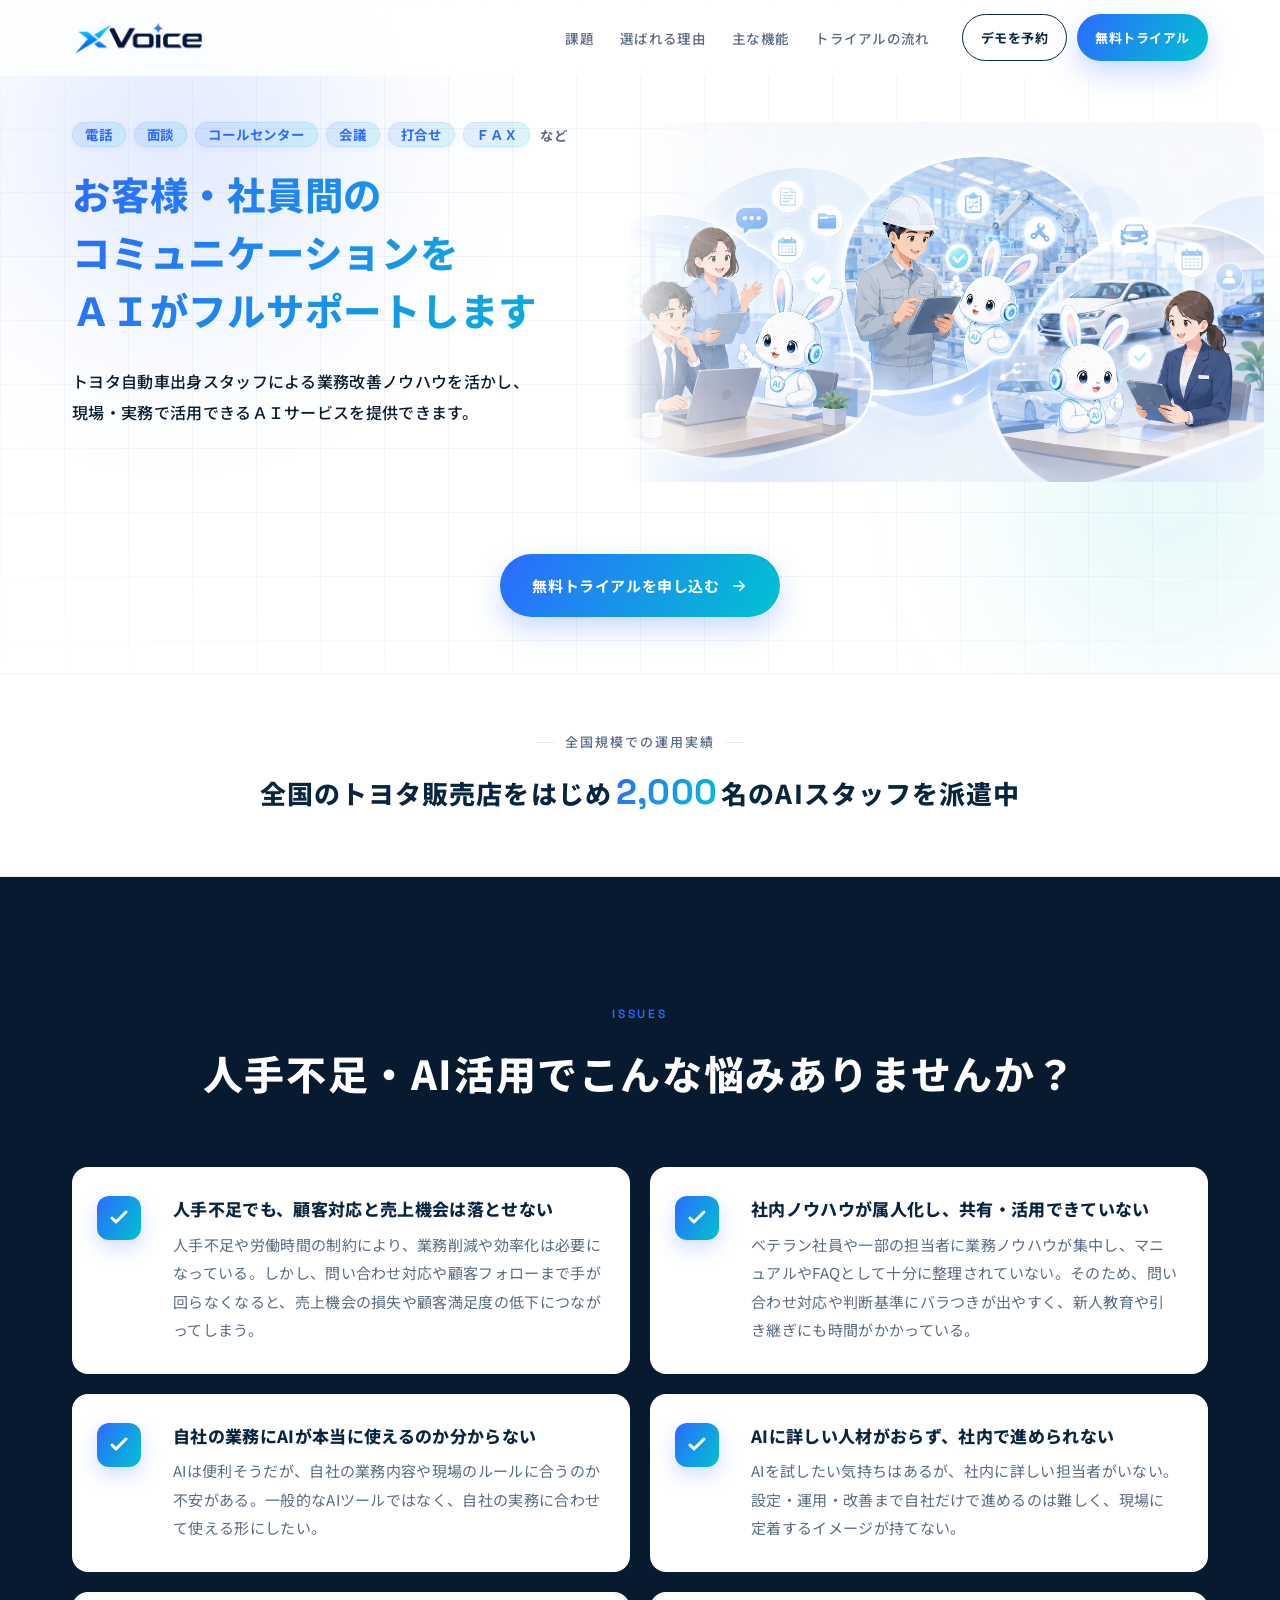
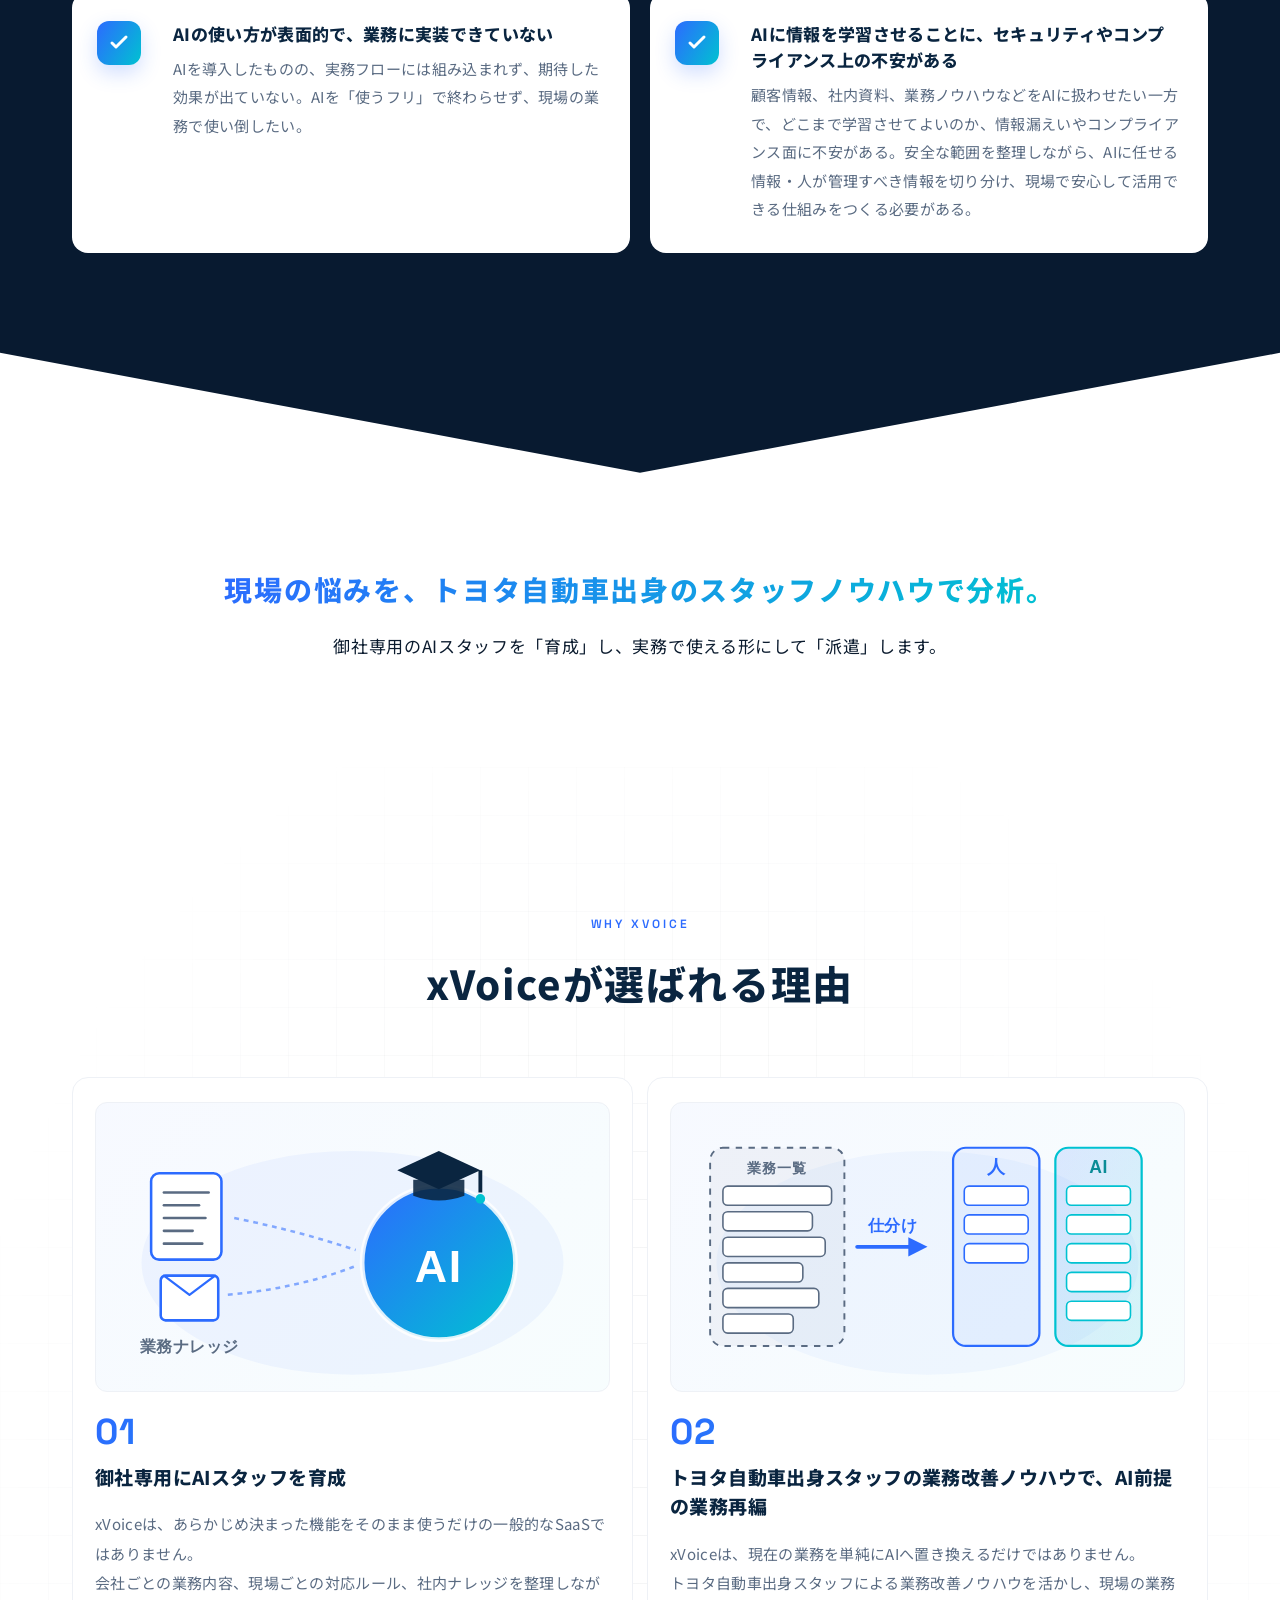
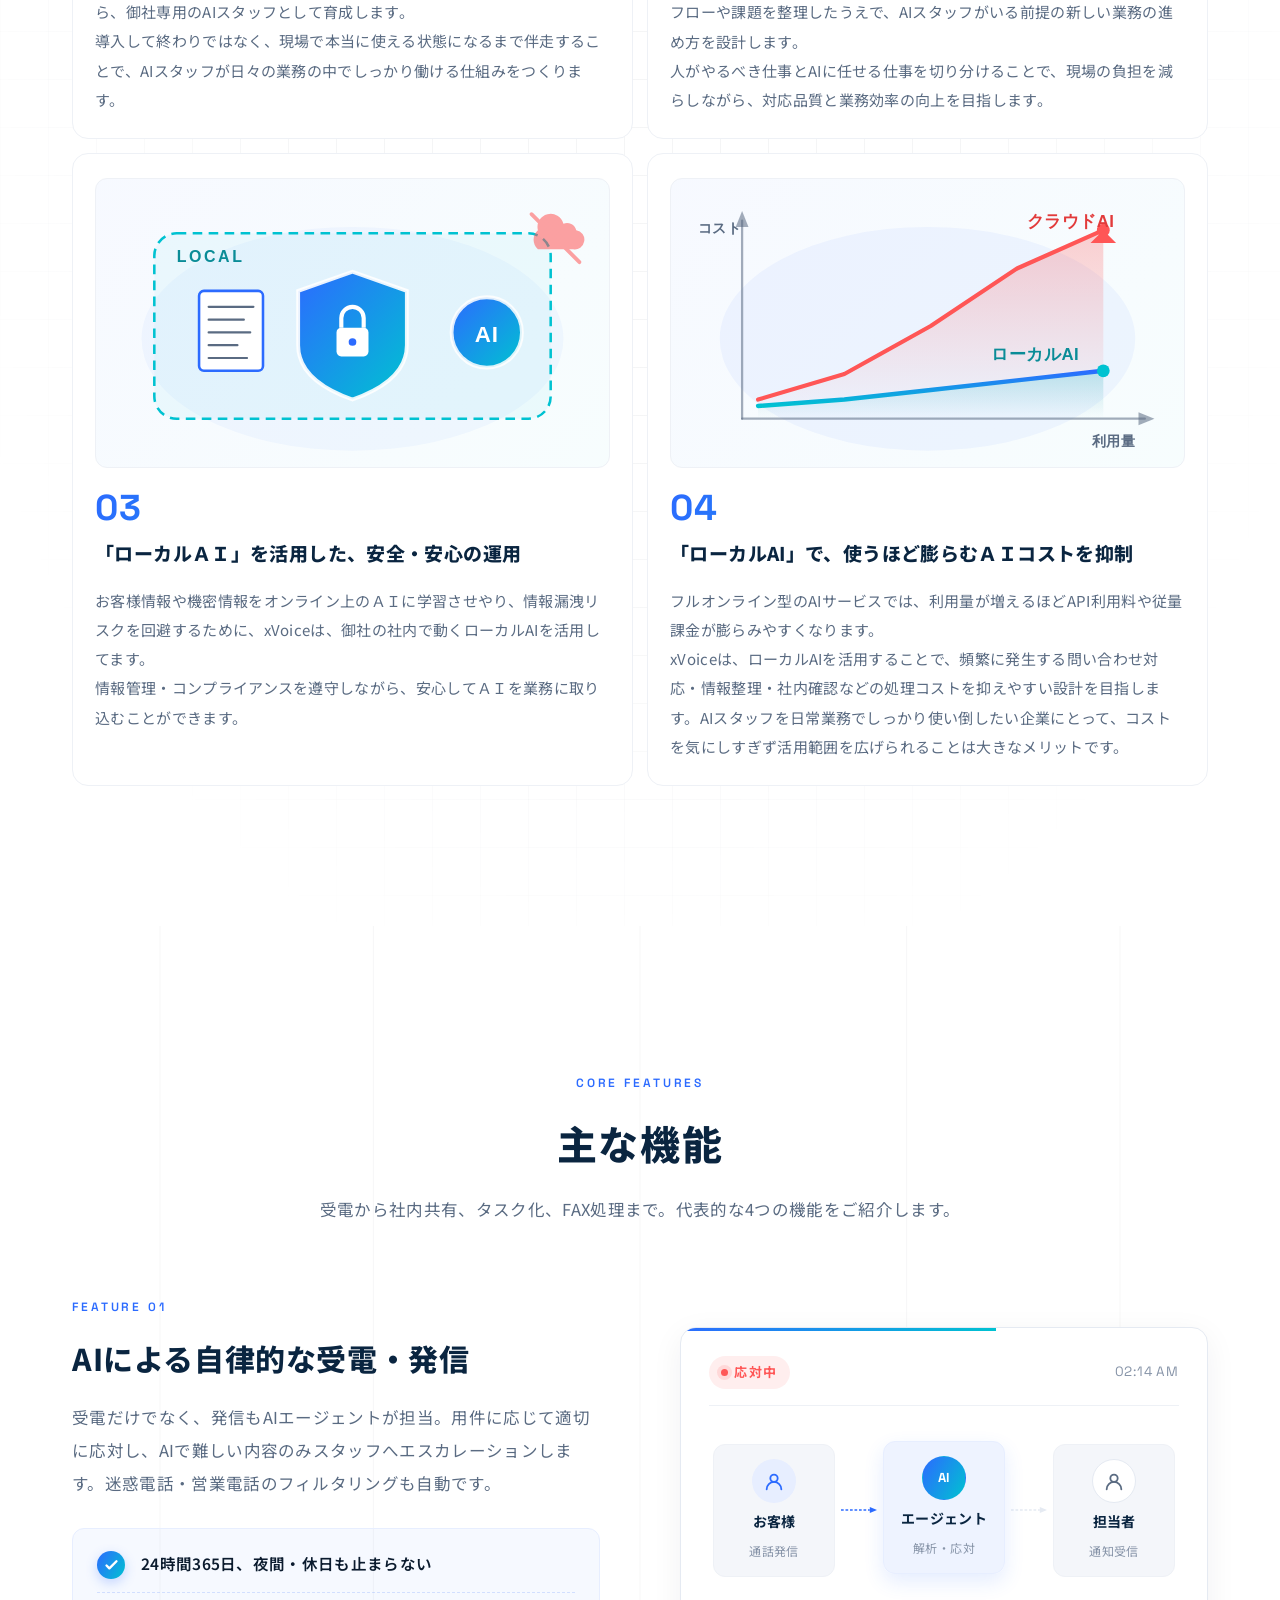
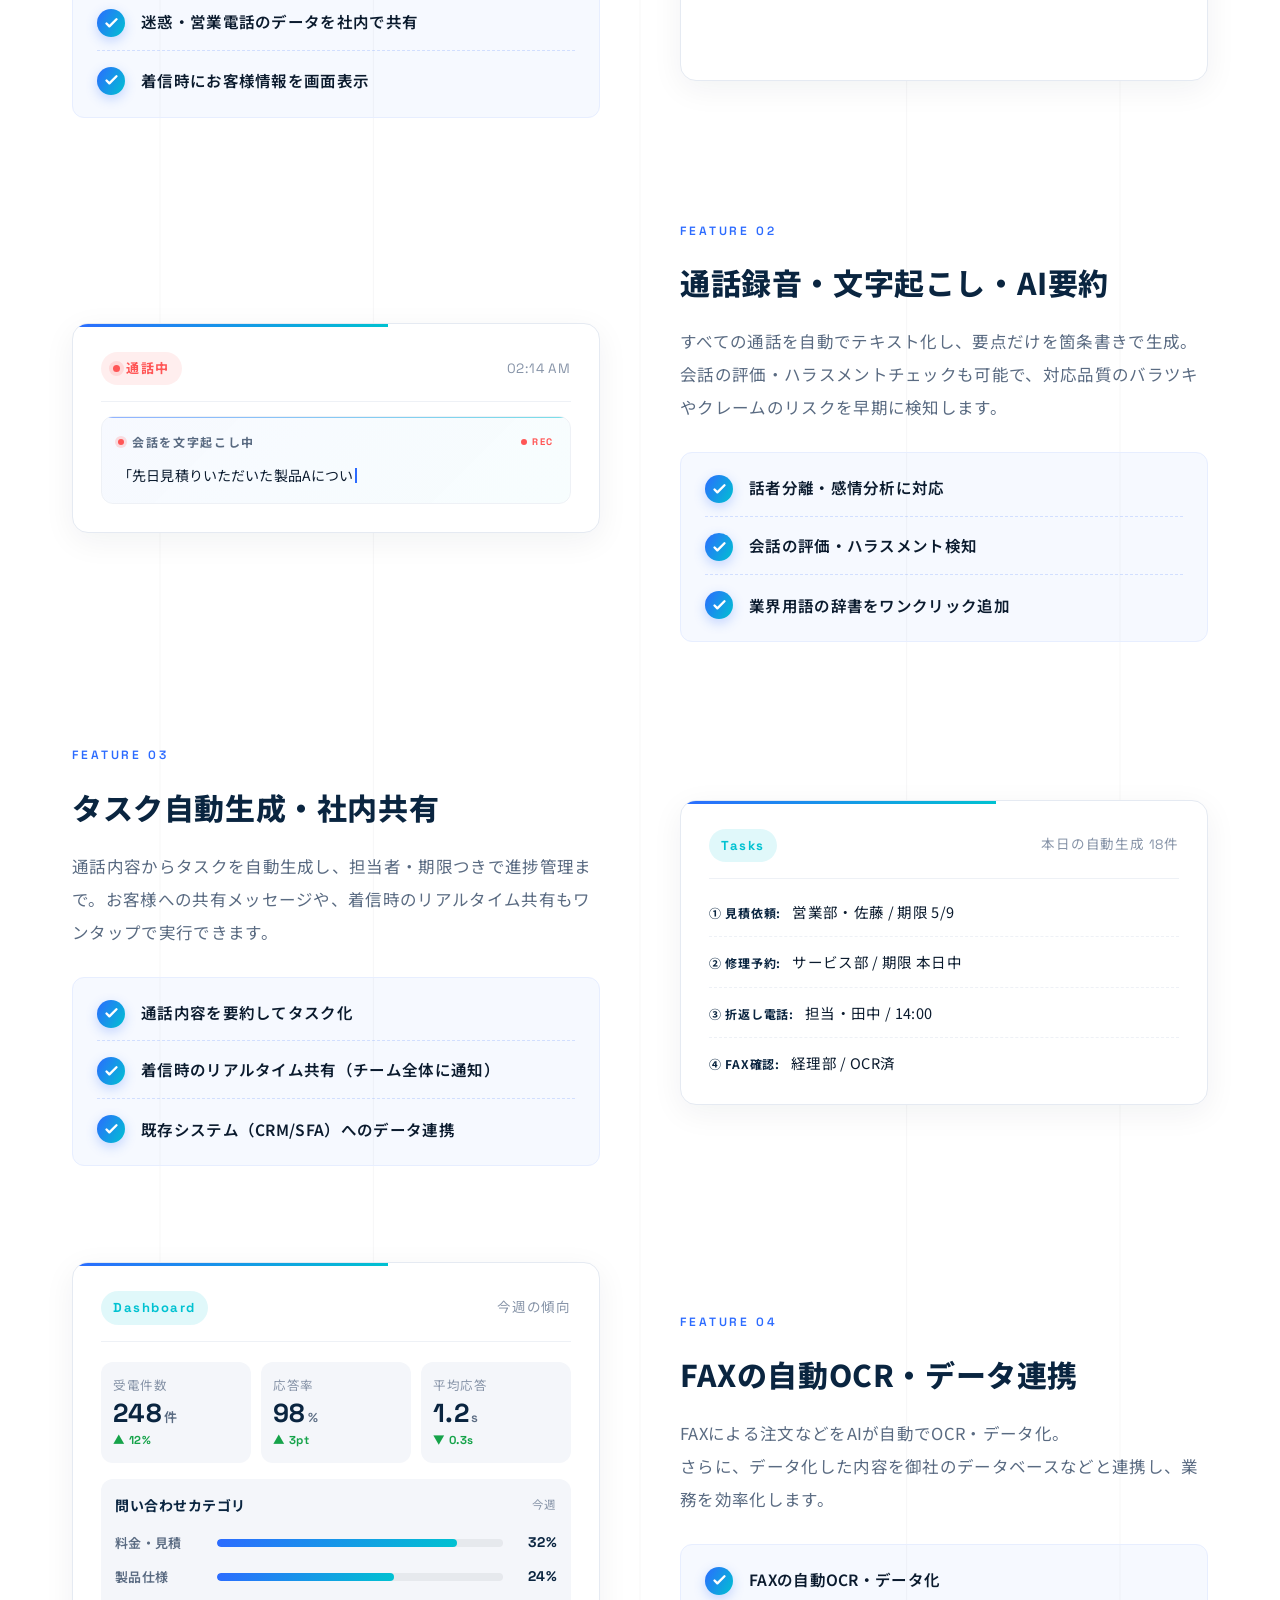
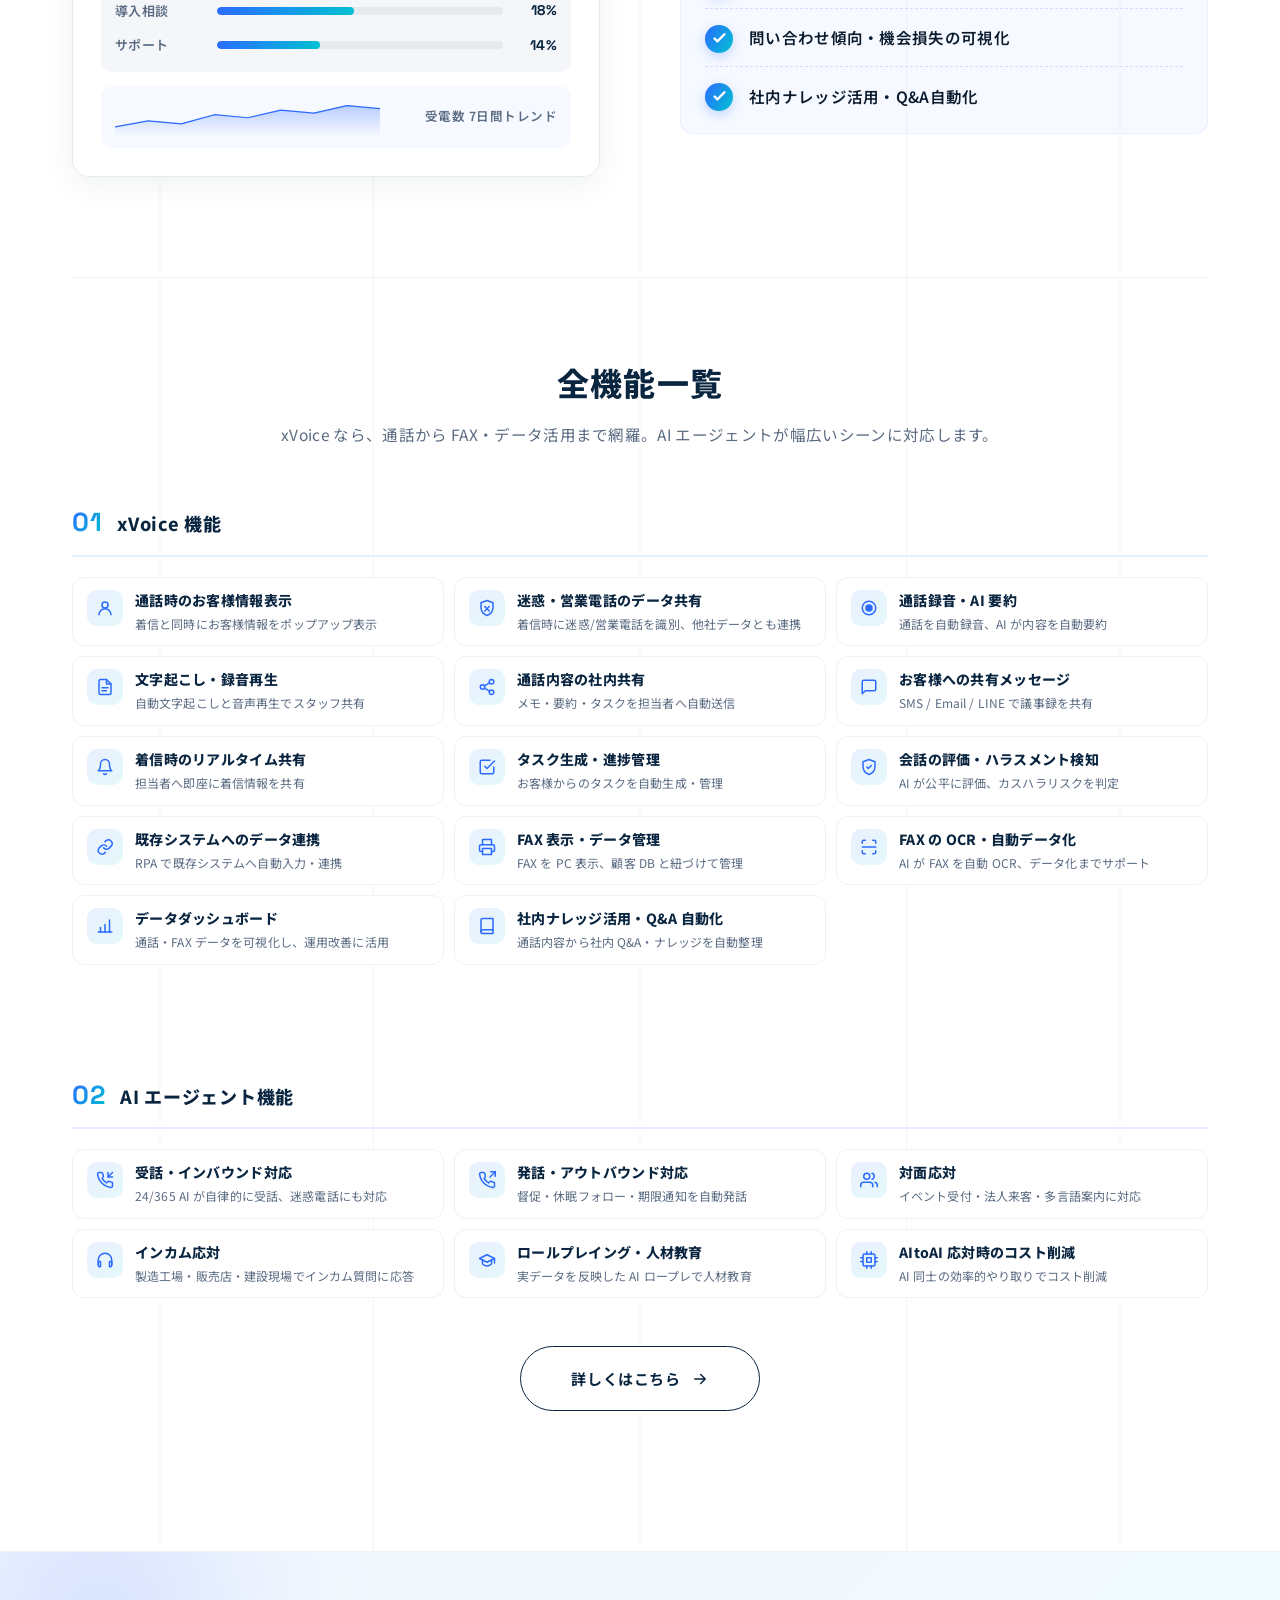
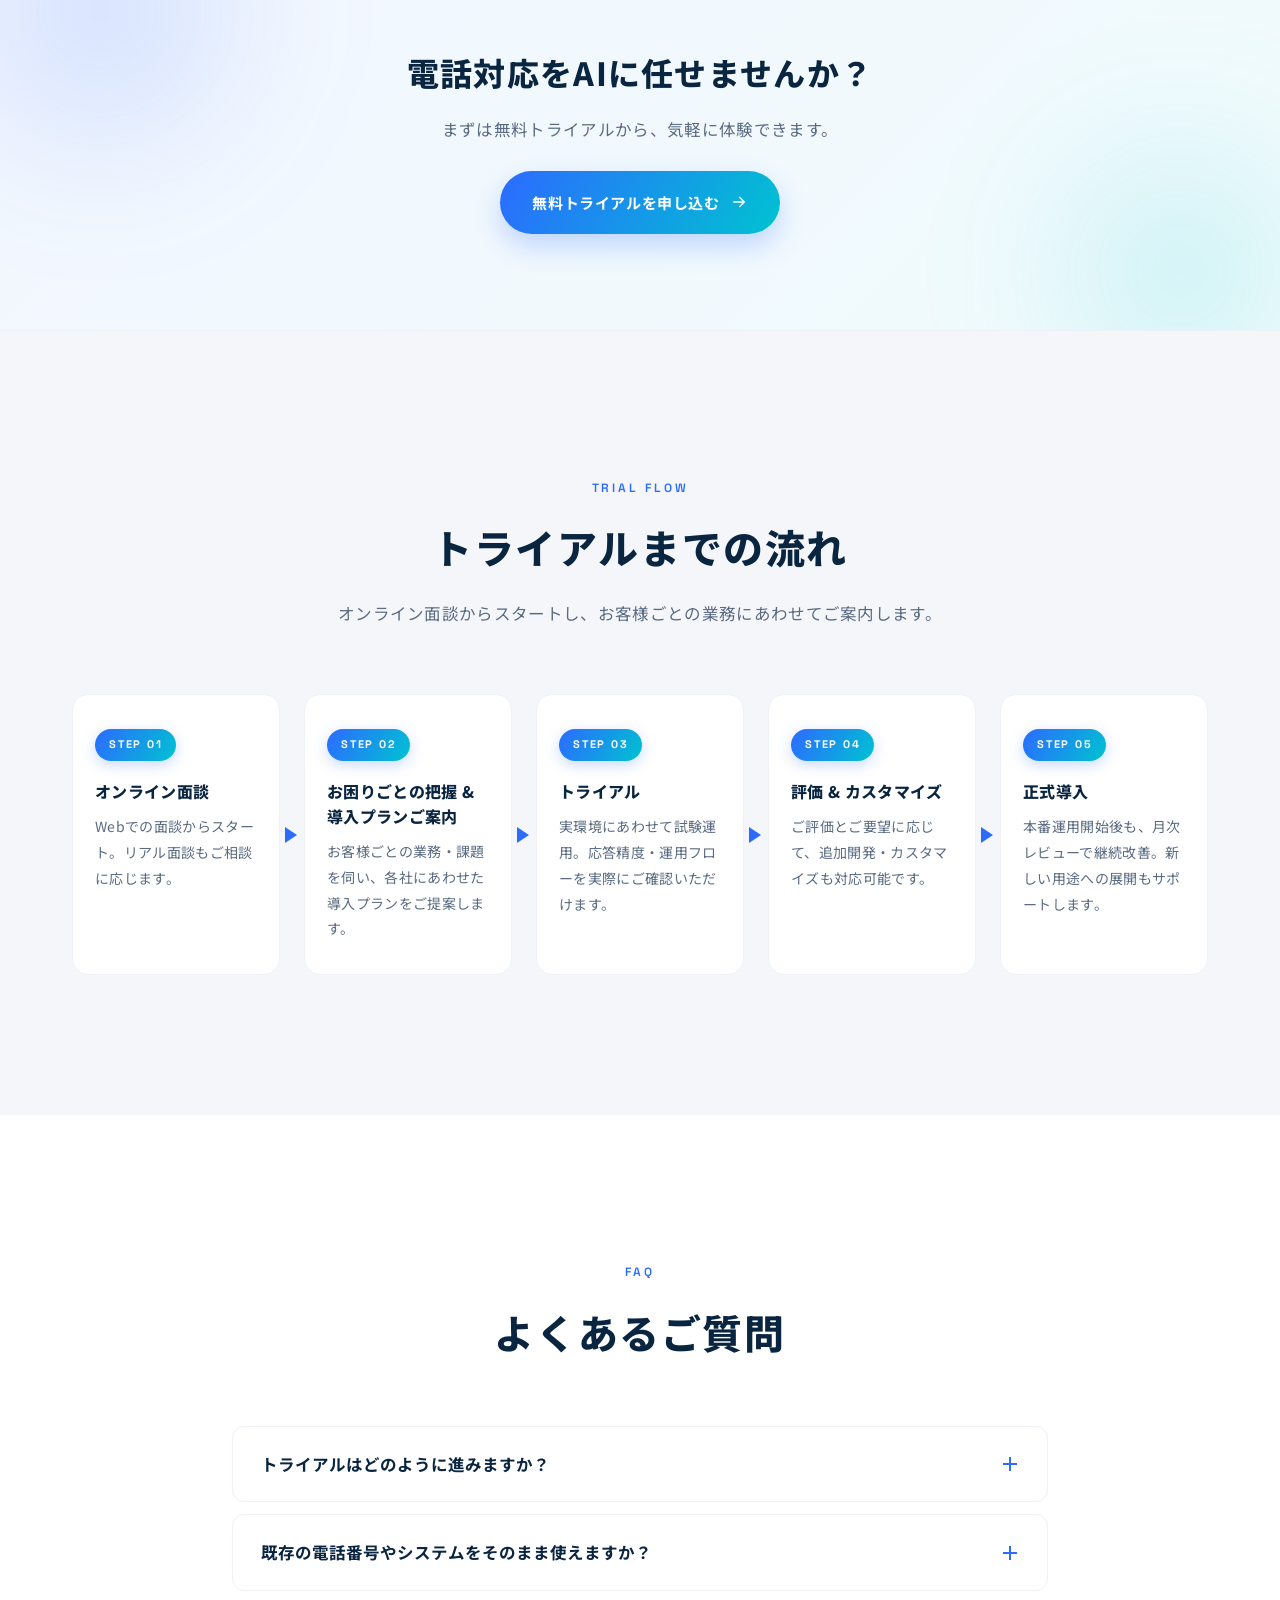
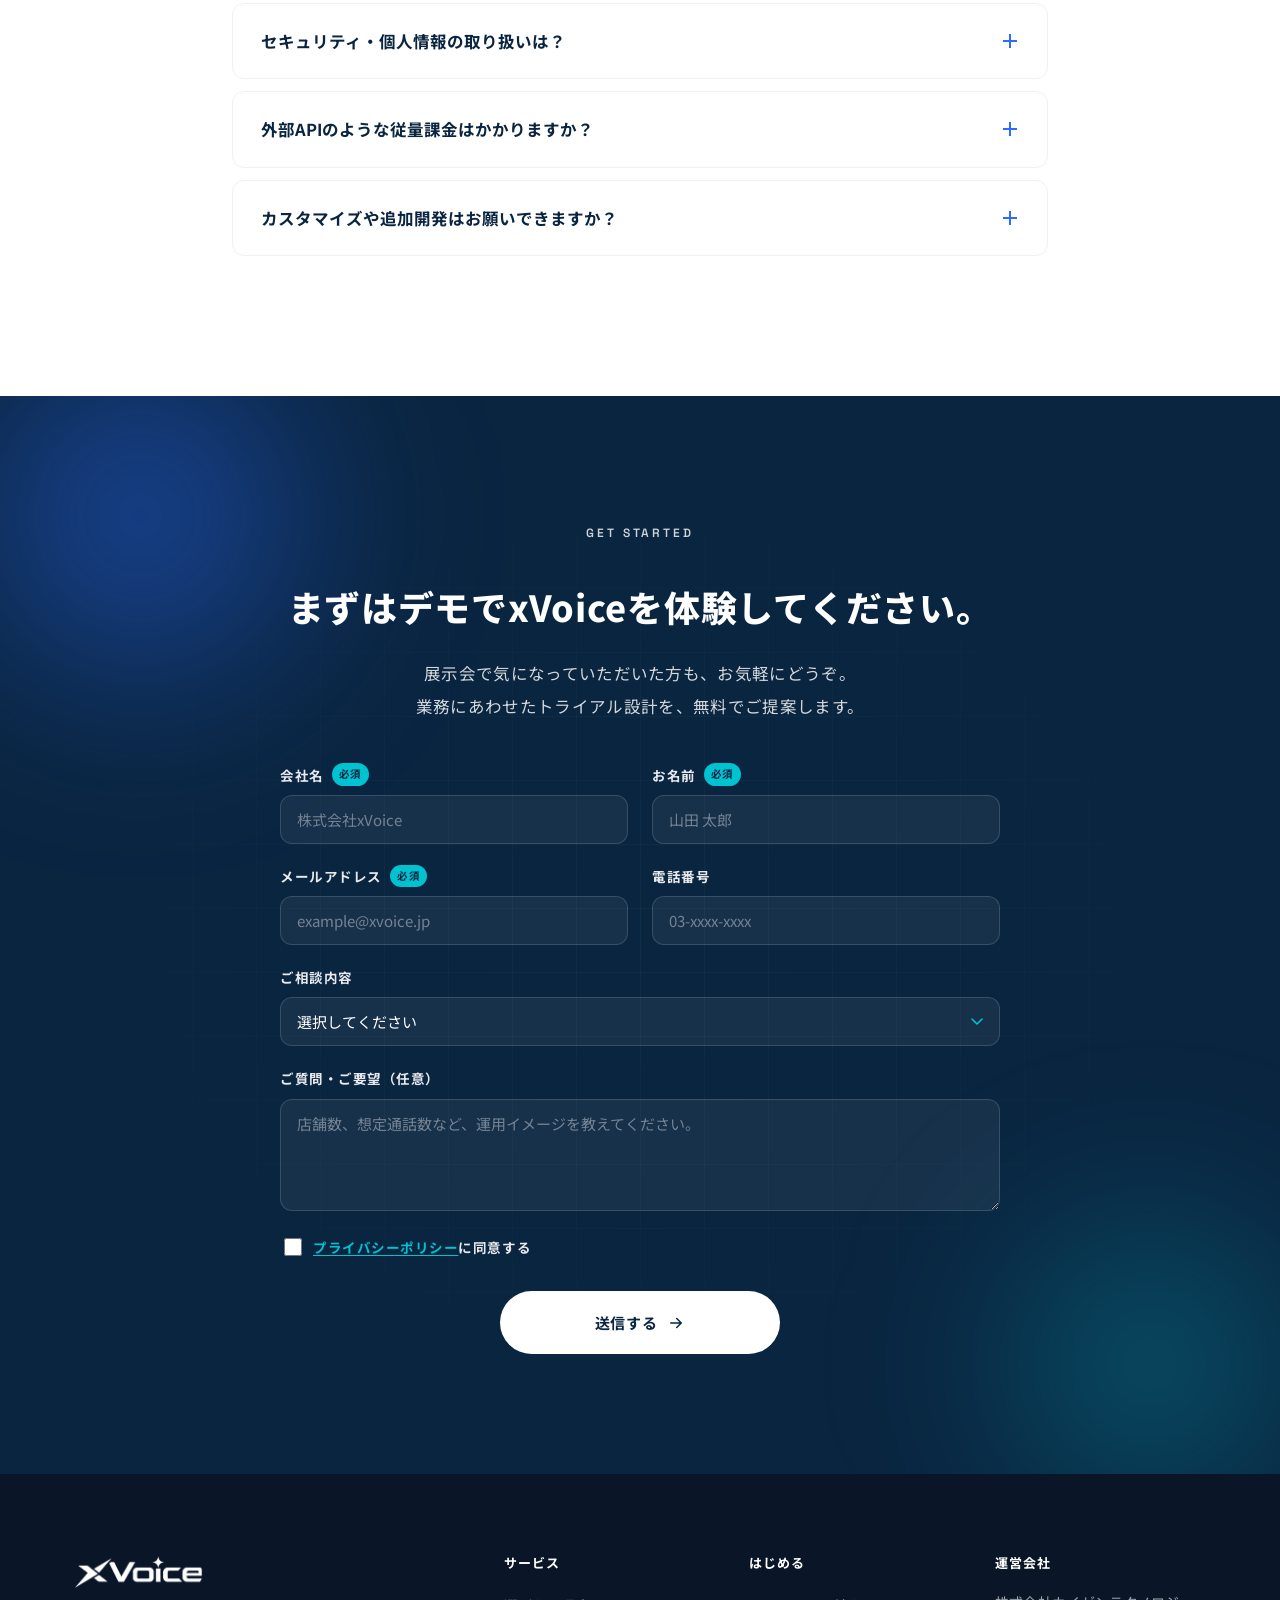
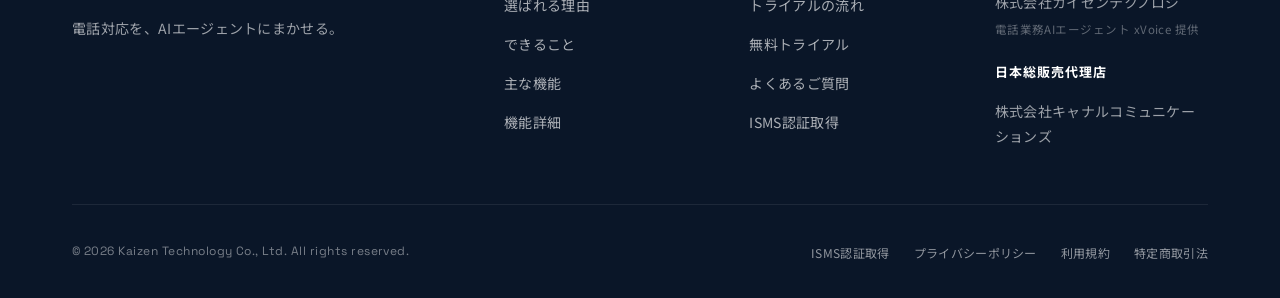
<file: index.html>
<!DOCTYPE html>
<html lang="ja">
<head>
  <meta charset="UTF-8">
  <meta name="viewport" content="width=device-width, initial-scale=1.0">
  <title>xVoice ｜ 電話対応を、AIエージェントにまかせる音声AIプラットフォーム</title>
  <meta name="description" content="xVoiceは、受電・発信・録音・文字起こし・AI要約・社内共有・タスク管理までを自律的に実行する企業向け音声AIエージェント。全国1,500店舗・2,000台のローカルAI運用実績。">
  <link rel="preconnect" href="https://fonts.googleapis.com">
  <link rel="preconnect" href="https://fonts.gstatic.com" crossorigin>
  <link href="https://fonts.googleapis.com/css2?family=Noto+Sans+JP:wght@400;500;700;800&family=Space+Grotesk:wght@500;600;700&display=swap" rel="stylesheet">
  <link rel="stylesheet" href="style.css?v=44">
</head>
<body>

  <!-- ============ HEADER ============ -->
  <header data-section="header" class="site-header">
    <nav class="nav">
      <a href="#" class="nav-logo">
        <img src="assets/xvoice_logo.png?v=1" alt="xVoice" class="logo-img">
      </a>

      <ul class="nav-links">
        <li><a href="#issues">課題</a></li>
        <li><a href="#reasons">選ばれる理由</a></li>
        <li><a href="#features">主な機能</a></li>
        <li><a href="#flow">トライアルの流れ</a></li>
      </ul>

      <div class="nav-cta">
        <a href="#contact" class="btn btn-ghost">デモを予約</a>
        <a href="#contact" class="btn btn-primary">無料トライアル</a>
      </div>

      <button class="hamburger" type="button" aria-label="メニュー" aria-expanded="false">
        <span class="hamburger-line"></span>
        <span class="hamburger-line"></span>
        <span class="hamburger-line"></span>
      </button>

    </nav>
  </header>

  <!-- Mobile menu (outside header to avoid backdrop-filter containing block bug) -->
  <div class="mobile-menu">
    <ul>
      <li><a href="#issues">課題</a></li>
      <li><a href="#reasons">選ばれる理由</a></li>
      <li><a href="#features">主な機能</a></li>
      <li><a href="#flow">トライアルの流れ</a></li>
    </ul>
    <div class="mobile-menu-cta">
      <a href="#contact" class="btn btn-primary">お問い合わせ</a>
    </div>
  </div>
  <div class="mobile-menu-blur" data-menu-blur aria-hidden="true"></div>

  <main>

    <!-- ============ HERO ============ -->
    <section data-section="hero" class="hero">
      <div class="hero-bg" aria-hidden="true">
        <div class="hero-grid"></div>
        <div class="hero-glow hero-glow-a"></div>
        <div class="hero-glow hero-glow-b"></div>
      </div>

      <div class="container hero-inner">
        <div class="hero-content">
          <h1 class="hero-title">
            <span class="hero-title-sub">
              <span class="hero-kw">電話</span>
              <span class="hero-kw">面談</span>
              <span class="hero-kw">コールセンター</span>
              <span class="hero-kw">会議</span>
              <span class="hero-kw">打合せ</span>
              <span class="hero-kw">ＦＡＸ</span>
              <span class="hero-kw-and">など</span>
            </span>
            <span class="hero-title-em">お客様・社員間の<br>コミュニケーションを<br>ＡＩがフルサポートします</span>
          </h1>
          <p class="hero-lead">
            トヨタ自動車出身スタッフによる業務改善ノウハウを活かし、<br class="pc-only">現場・実務で活用できるＡＩサービスを提供できます。
          </p>
        </div>

        <div class="hero-visual" aria-hidden="true">
          <div class="hero-illustration">
            <img src="assets/images/hero-illustration.webp" alt="" width="1240" height="698" loading="eager" decoding="async" fetchpriority="high">
          </div>
        </div>
      </div>

      <div class="hero-cta-below">
        <a href="#contact" class="btn btn-primary btn-lg btn-trial">
          <span class="btn-trial-inner">無料トライアルを申し込む</span>
          <svg class="btn-arrow" viewBox="0 0 24 24" fill="none" aria-hidden="true">
            <path d="M5 12h14M13 6l6 6-6 6" stroke="currentColor" stroke-width="2" stroke-linecap="round" stroke-linejoin="round"/>
          </svg>
        </a>
      </div>

    </section>

    <!-- ============ TRUST ============ -->
    <section data-section="trust" class="trust">
      <div class="container">
        <p class="trust-label">
          <span class="trust-label-sub">全国規模での運用実績</span>
          <span class="trust-label-main">全国のトヨタ販売店をはじめ<em>2,000</em>名のAIスタッフを派遣中</span>
        </p>
      </div>
    </section>

    <!-- ============ ISSUES ============ -->
    <section data-section="issues" id="issues" class="issues">
      <div class="container">
        <header class="sec-head sec-head-center sec-head-light">
          <span class="sec-eyebrow">ISSUES</span>
          <h2 class="sec-title">人手不足・AI活用で<br class="sp-only">こんな悩みありませんか？</h2>
        </header>

        <ul class="issue-list">
          <li class="issue-check">
            <span class="check-mark" aria-hidden="true">
              <svg viewBox="0 0 24 24" fill="none"><path d="M5 12l4 4L19 6" stroke="currentColor" stroke-width="3" stroke-linecap="round" stroke-linejoin="round"/></svg>
            </span>
            <div class="check-body">
              <h3>人手不足でも、顧客対応と売上機会は落とせない</h3>
              <p>人手不足や労働時間の制約により、業務削減や効率化は必要になっている。しかし、問い合わせ対応や顧客フォローまで手が回らなくなると、売上機会の損失や顧客満足度の低下につながってしまう。</p>
            </div>
          </li>
          <li class="issue-check">
            <span class="check-mark" aria-hidden="true">
              <svg viewBox="0 0 24 24" fill="none"><path d="M5 12l4 4L19 6" stroke="currentColor" stroke-width="3" stroke-linecap="round" stroke-linejoin="round"/></svg>
            </span>
            <div class="check-body">
              <h3>社内ノウハウが属人化し、共有・活用できていない</h3>
              <p>ベテラン社員や一部の担当者に業務ノウハウが集中し、マニュアルやFAQとして十分に整理されていない。そのため、問い合わせ対応や判断基準にバラつきが出やすく、新人教育や引き継ぎにも時間がかかっている。</p>
            </div>
          </li>
          <li class="issue-check">
            <span class="check-mark" aria-hidden="true">
              <svg viewBox="0 0 24 24" fill="none"><path d="M5 12l4 4L19 6" stroke="currentColor" stroke-width="3" stroke-linecap="round" stroke-linejoin="round"/></svg>
            </span>
            <div class="check-body">
              <h3>自社の業務にAIが本当に使えるのか分からない</h3>
              <p>AIは便利そうだが、自社の業務内容や現場のルールに合うのか不安がある。一般的なAIツールではなく、自社の実務に合わせて使える形にしたい。</p>
            </div>
          </li>
          <li class="issue-check">
            <span class="check-mark" aria-hidden="true">
              <svg viewBox="0 0 24 24" fill="none"><path d="M5 12l4 4L19 6" stroke="currentColor" stroke-width="3" stroke-linecap="round" stroke-linejoin="round"/></svg>
            </span>
            <div class="check-body">
              <h3>AIに詳しい人材がおらず、社内で進められない</h3>
              <p>AIを試したい気持ちはあるが、社内に詳しい担当者がいない。設定・運用・改善まで自社だけで進めるのは難しく、現場に定着するイメージが持てない。</p>
            </div>
          </li>
          <li class="issue-check">
            <span class="check-mark" aria-hidden="true">
              <svg viewBox="0 0 24 24" fill="none"><path d="M5 12l4 4L19 6" stroke="currentColor" stroke-width="3" stroke-linecap="round" stroke-linejoin="round"/></svg>
            </span>
            <div class="check-body">
              <h3>AIの使い方が表面的で、業務に実装できていない</h3>
              <p>AIを導入したものの、実務フローには組み込まれず、期待した効果が出ていない。AIを「使うフリ」で終わらせず、現場の業務で使い倒したい。</p>
            </div>
          </li>
          <li class="issue-check">
            <span class="check-mark" aria-hidden="true">
              <svg viewBox="0 0 24 24" fill="none"><path d="M5 12l4 4L19 6" stroke="currentColor" stroke-width="3" stroke-linecap="round" stroke-linejoin="round"/></svg>
            </span>
            <div class="check-body">
              <h3>AIに情報を学習させることに、セキュリティやコンプライアンス上の不安がある</h3>
              <p>顧客情報、社内資料、業務ノウハウなどをAIに扱わせたい一方で、どこまで学習させてよいのか、情報漏えいやコンプライアンス面に不安がある。安全な範囲を整理しながら、AIに任せる情報・人が管理すべき情報を切り分け、現場で安心して活用できる仕組みをつくる必要がある。</p>
            </div>
          </li>
        </ul>
      </div>
    </section>

    <!-- Issue bridge sits below the dark ISSUES section on light bg -->
    <div class="issue-bridge-wrap">
      <div class="container">
        <div class="issue-bridge">
          <p>
            <strong>現場の悩みを、トヨタ自動車出身のスタッフノウハウで分析。</strong><br>
            御社専用のAIスタッフを「育成」し、実務で使える形にして「派遣」します。
          </p>
        </div>
      </div>
    </div>

    <!-- ============ REASONS ============ -->
    <section data-section="reasons" id="reasons" class="reasons">
      <div class="container">
        <header class="sec-head sec-head-center">
          <span class="sec-eyebrow">WHY xVOICE</span>
          <h2 class="sec-title">xVoiceが選ばれる理由</h2>
        </header>

        <ol class="reason-grid">
          <li class="reason-card">
            <div class="reason-image" aria-hidden="true">
              <svg class="reason-illust" viewBox="0 0 320 180" fill="none" xmlns="http://www.w3.org/2000/svg" role="img">
                <defs>
                  <linearGradient id="r1-grad" x1="0" y1="0" x2="1" y2="1">
                    <stop offset="0" stop-color="#2c6bff"/>
                    <stop offset="1" stop-color="#00c2d1"/>
                  </linearGradient>
                </defs>
                <ellipse cx="160" cy="100" rx="132" ry="70" fill="rgba(44,107,255,.05)"/>

                <!-- Company knowledge sources (left) -->
                <g transform="translate(34 44)">
                  <rect width="44" height="54" rx="5" fill="#fff" stroke="#2c6bff" stroke-width="1.6"/>
                  <line x1="8" y1="12" x2="36" y2="12" stroke="#5a6b82" stroke-width="1.6" stroke-linecap="round"/>
                  <line x1="8" y1="20" x2="30" y2="20" stroke="#5a6b82" stroke-width="1.6" stroke-linecap="round"/>
                  <line x1="8" y1="28" x2="34" y2="28" stroke="#5a6b82" stroke-width="1.6" stroke-linecap="round"/>
                  <line x1="8" y1="36" x2="26" y2="36" stroke="#5a6b82" stroke-width="1.6" stroke-linecap="round"/>
                  <line x1="8" y1="44" x2="32" y2="44" stroke="#5a6b82" stroke-width="1.6" stroke-linecap="round"/>
                </g>
                <g transform="translate(40 108)">
                  <rect width="36" height="28" rx="3" fill="#fff" stroke="#2c6bff" stroke-width="1.6"/>
                  <path d="M2 0 L18 12 L34 0" stroke="#2c6bff" stroke-width="1.4" fill="none" stroke-linecap="round" stroke-linejoin="round"/>
                </g>
                <text x="58" y="156" text-anchor="middle" fill="#5a6b82" font-family="-apple-system,Hiragino Sans,sans-serif" font-size="10" font-weight="700">業務ナレッジ</text>

                <!-- Flow arrows -->
                <g stroke="#2c6bff" stroke-width="1.6" stroke-dasharray="3 3" opacity=".55" fill="none">
                  <path d="M86 72 Q126 80 162 92"/>
                  <path d="M82 120 Q126 116 162 102"/>
                </g>

                <!-- Trained AI (right) with graduation cap -->
                <g transform="translate(214 100)">
                  <circle r="48" fill="url(#r1-grad)"/>
                  <circle r="48" fill="none" stroke="#fff" stroke-width="3" opacity=".85"/>
                  <text x="0" y="12" text-anchor="middle" fill="#fff" font-family="-apple-system,Segoe UI,sans-serif" font-size="28" font-weight="800" letter-spacing="0.04em">AI</text>
                  <g transform="translate(0 -58)">
                    <path d="M-26 0 L0 -12 L26 0 L0 12 Z" fill="#0a2540"/>
                    <path d="M-16 6 L-16 16 Q0 22 16 16 L16 6" fill="#0a2540" opacity=".88"/>
                    <line x1="26" y1="0" x2="26" y2="14" stroke="#0a2540" stroke-width="2.4"/>
                    <circle cx="26" cy="18" r="3" fill="#00c2d1"/>
                  </g>
                </g>
              </svg>
            </div>
            <span class="reason-num">01</span>
            <h3>御社専用にAIスタッフを育成</h3>
            <p>xVoiceは、あらかじめ決まった機能をそのまま使うだけの一般的なSaaSではありません。<br>会社ごとの業務内容、現場ごとの対応ルール、社内ナレッジを整理しながら、御社専用のAIスタッフとして育成します。<br>導入して終わりではなく、現場で本当に使える状態になるまで伴走することで、AIスタッフが日々の業務の中でしっかり働ける仕組みをつくります。</p>
          </li>
          <li class="reason-card">
            <div class="reason-image" aria-hidden="true">
              <svg class="reason-illust" viewBox="0 0 320 180" fill="none" xmlns="http://www.w3.org/2000/svg" role="img" data-replaced="r2">
                <defs>
                  <linearGradient id="r2-grad" x1="0" y1="0" x2="1" y2="1">
                    <stop offset="0" stop-color="#2c6bff"/>
                    <stop offset="1" stop-color="#00c2d1"/>
                  </linearGradient>
                </defs>
                <ellipse cx="160" cy="100" rx="132" ry="70" fill="rgba(44,107,255,.04)"/>

                <!-- BEFORE: mixed tasks -->
                <g transform="translate(24 28)">
                  <rect width="84" height="124" rx="8" fill="rgba(90,107,130,.06)" stroke="#5a6b82" stroke-width="1.2" stroke-dasharray="4 4"/>
                  <text x="42" y="16" text-anchor="middle" fill="#5a6b82" font-family="-apple-system,Hiragino Sans,sans-serif" font-size="9" font-weight="800" letter-spacing="0.08em">業務一覧</text>
                  <rect x="8" y="24" width="68" height="12" rx="3" fill="#fff" stroke="#5a6b82" stroke-width="1"/>
                  <rect x="8" y="40" width="56" height="12" rx="3" fill="#fff" stroke="#5a6b82" stroke-width="1"/>
                  <rect x="8" y="56" width="64" height="12" rx="3" fill="#fff" stroke="#5a6b82" stroke-width="1"/>
                  <rect x="8" y="72" width="50" height="12" rx="3" fill="#fff" stroke="#5a6b82" stroke-width="1"/>
                  <rect x="8" y="88" width="60" height="12" rx="3" fill="#fff" stroke="#5a6b82" stroke-width="1"/>
                  <rect x="8" y="104" width="44" height="12" rx="3" fill="#fff" stroke="#5a6b82" stroke-width="1"/>
                </g>

                <!-- Arrow with sort label -->
                <g transform="translate(116 90)">
                  <line x1="0" y1="0" x2="36" y2="0" stroke="#2c6bff" stroke-width="2.4" stroke-linecap="round"/>
                  <polygon points="32 -6, 44 0, 32 6" fill="#2c6bff"/>
                </g>
                <text x="138" y="80" text-anchor="middle" fill="#2c6bff" font-family="-apple-system,Hiragino Sans,sans-serif" font-size="10" font-weight="800">仕分け</text>

                <!-- AFTER: 人 column -->
                <g transform="translate(176 28)">
                  <rect width="54" height="124" rx="8" fill="rgba(44,107,255,.06)" stroke="#2c6bff" stroke-width="1.4"/>
                  <text x="27" y="16" text-anchor="middle" fill="#2c6bff" font-family="-apple-system,Hiragino Sans,sans-serif" font-size="11" font-weight="800">人</text>
                  <rect x="7" y="24" width="40" height="12" rx="3" fill="#fff" stroke="#2c6bff" stroke-width="1"/>
                  <rect x="7" y="42" width="40" height="12" rx="3" fill="#fff" stroke="#2c6bff" stroke-width="1"/>
                  <rect x="7" y="60" width="40" height="12" rx="3" fill="#fff" stroke="#2c6bff" stroke-width="1"/>
                </g>

                <!-- AFTER: AI column -->
                <g transform="translate(240 28)">
                  <rect width="54" height="124" rx="8" fill="url(#r2-grad)" opacity=".14"/>
                  <rect width="54" height="124" rx="8" fill="none" stroke="#00c2d1" stroke-width="1.4"/>
                  <text x="27" y="16" text-anchor="middle" fill="#0a8c97" font-family="-apple-system,Hiragino Sans,sans-serif" font-size="11" font-weight="800">AI</text>
                  <rect x="7" y="24" width="40" height="12" rx="3" fill="#fff" stroke="#00c2d1" stroke-width="1"/>
                  <rect x="7" y="42" width="40" height="12" rx="3" fill="#fff" stroke="#00c2d1" stroke-width="1"/>
                  <rect x="7" y="60" width="40" height="12" rx="3" fill="#fff" stroke="#00c2d1" stroke-width="1"/>
                  <rect x="7" y="78" width="40" height="12" rx="3" fill="#fff" stroke="#00c2d1" stroke-width="1"/>
                  <rect x="7" y="96" width="40" height="12" rx="3" fill="#fff" stroke="#00c2d1" stroke-width="1"/>
                </g>
              </svg>
            </div>
            <span class="reason-num">02</span>
            <h3>トヨタ自動車出身スタッフの業務改善ノウハウで、AI前提の業務再編</h3>
            <p>xVoiceは、現在の業務を単純にAIへ置き換えるだけではありません。<br>トヨタ自動車出身スタッフによる業務改善ノウハウを活かし、現場の業務フローや課題を整理したうえで、AIスタッフがいる前提の新しい業務の進め方を設計します。<br>人がやるべき仕事とAIに任せる仕事を切り分けることで、現場の負担を減らしながら、対応品質と業務効率の向上を目指します。</p>
          </li>
          <li class="reason-card">
            <div class="reason-image" aria-hidden="true">
              <svg class="reason-illust" viewBox="0 0 320 180" fill="none" xmlns="http://www.w3.org/2000/svg" role="img">
                <defs>
                  <linearGradient id="r3-grad" x1="0" y1="0" x2="1" y2="1">
                    <stop offset="0" stop-color="#2c6bff"/>
                    <stop offset="1" stop-color="#00c2d1"/>
                  </linearGradient>
                </defs>
                <ellipse cx="160" cy="100" rx="132" ry="70" fill="rgba(44,107,255,.04)"/>

                <!-- Local boundary -->
                <rect x="36" y="34" width="248" height="116" rx="14" fill="rgba(0,194,209,.05)" stroke="#00c2d1" stroke-width="1.6" stroke-dasharray="6 4"/>
                <text x="50" y="52" fill="#0a8c97" font-family="-apple-system,Segoe UI,sans-serif" font-size="10" font-weight="800" letter-spacing="0.16em">LOCAL</text>

                <!-- Documents stack inside -->
                <g transform="translate(64 70)">
                  <rect width="40" height="50" rx="3" fill="#fff" stroke="#2c6bff" stroke-width="1.6"/>
                  <line x1="6" y1="10" x2="34" y2="10" stroke="#5a6b82" stroke-width="1.4" stroke-linecap="round"/>
                  <line x1="6" y1="18" x2="28" y2="18" stroke="#5a6b82" stroke-width="1.4" stroke-linecap="round"/>
                  <line x1="6" y1="26" x2="32" y2="26" stroke="#5a6b82" stroke-width="1.4" stroke-linecap="round"/>
                  <line x1="6" y1="34" x2="24" y2="34" stroke="#5a6b82" stroke-width="1.4" stroke-linecap="round"/>
                  <line x1="6" y1="42" x2="30" y2="42" stroke="#5a6b82" stroke-width="1.4" stroke-linecap="round"/>
                </g>

                <!-- Shield with lock in middle -->
                <g transform="translate(160 96)">
                  <path d="M0 -38 L34 -26 L34 8 Q34 30 0 42 Q-34 30 -34 8 L-34 -26 Z" fill="url(#r3-grad)"/>
                  <path d="M0 -38 L34 -26 L34 8 Q34 30 0 42 Q-34 30 -34 8 L-34 -26 Z" fill="none" stroke="#fff" stroke-width="2.4" opacity=".9"/>
                  <!-- Lock -->
                  <rect x="-10" y="-3" width="20" height="18" rx="3" fill="#fff"/>
                  <path d="M-7 -3 L-7 -9 a7 7 0 0 1 14 0 L7 -3" stroke="#fff" stroke-width="2.6" fill="none"/>
                  <circle cx="0" cy="6" r="2.4" fill="#2c6bff"/>
                </g>

                <!-- AI badge right side -->
                <g transform="translate(244 96)">
                  <circle r="22" fill="url(#r3-grad)"/>
                  <circle r="22" fill="none" stroke="#fff" stroke-width="2.4" opacity=".85"/>
                  <text x="0" y="6" text-anchor="middle" fill="#fff" font-family="-apple-system,Segoe UI,sans-serif" font-size="14" font-weight="800" letter-spacing="0.04em">AI</text>
                </g>

                <!-- External (red, faded) outside -->
                <g transform="translate(288 24)" opacity=".55">
                  <path d="M-12 8 a8 8 0 0 1 16 -4 a6 6 0 0 1 8 4 a6 6 0 0 1 -2 12 h-22 a8 8 0 0 1 0 -12z" fill="#ff5656"/>
                  <line x1="-16" y1="-2" x2="14" y2="28" stroke="#ff5656" stroke-width="2.4" stroke-linecap="round"/>
                </g>
              </svg>
            </div>
            <span class="reason-num">03</span>
            <h3>「ローカルＡＩ」を活用した、安全・安心の運用</h3>
            <p>お客様情報や機密情報をオンライン上のＡＩに学習させやり、情報漏洩リスクを回避するために、xVoiceは、御社の社内で動くローカルAIを活用してます。<br>情報管理・コンプライアンスを遵守しながら、安心してＡＩを業務に取り込むことができます。</p>
          </li>
          <li class="reason-card">
            <div class="reason-image" aria-hidden="true">
              <svg class="reason-illust" viewBox="0 0 320 180" fill="none" xmlns="http://www.w3.org/2000/svg" role="img">
                <defs>
                  <linearGradient id="r4-grad" x1="0" y1="0" x2="0" y2="1">
                    <stop offset="0" stop-color="#2c6bff"/>
                    <stop offset="1" stop-color="#00c2d1"/>
                  </linearGradient>
                  <linearGradient id="r4-cloud-area" x1="0" y1="0" x2="0" y2="1">
                    <stop offset="0" stop-color="rgba(255,86,86,.28)"/>
                    <stop offset="1" stop-color="rgba(255,86,86,0)"/>
                  </linearGradient>
                  <linearGradient id="r4-local-area" x1="0" y1="0" x2="0" y2="1">
                    <stop offset="0" stop-color="rgba(0,194,209,.22)"/>
                    <stop offset="1" stop-color="rgba(0,194,209,0)"/>
                  </linearGradient>
                </defs>
                <ellipse cx="160" cy="100" rx="130" ry="70" fill="rgba(44,107,255,.05)"/>

                <!-- Axes -->
                <line x1="44" y1="26" x2="44" y2="150" stroke="#5a6b82" stroke-width="1.4" stroke-linecap="round" opacity=".55"/>
                <line x1="44" y1="150" x2="296" y2="150" stroke="#5a6b82" stroke-width="1.4" stroke-linecap="round" opacity=".55"/>
                <polygon points="44,20 40,30 48,30" fill="#5a6b82" opacity=".55"/>
                <polygon points="302,150 292,146 292,154" fill="#5a6b82" opacity=".55"/>
                <text x="30" y="34" text-anchor="middle" fill="#5a6b82" font-family="-apple-system,Hiragino Sans,sans-serif" font-size="9" font-weight="800">コスト</text>
                <text x="290" y="167" text-anchor="end" fill="#5a6b82" font-family="-apple-system,Hiragino Sans,sans-serif" font-size="9" font-weight="700">利用量</text>

                <!-- Cloud AI: steep increase (red) -->
                <path d="M54 138 L108 122 L162 92 L216 56 L270 32 L270 150 L54 150 Z" fill="url(#r4-cloud-area)"/>
                <path d="M54 138 L108 122 L162 92 L216 56 L270 32" stroke="#ff5656" stroke-width="2.6" fill="none" stroke-linecap="round" stroke-linejoin="round"/>
                <circle cx="270" cy="32" r="4" fill="#ff5656"/>
                <polygon points="270,32 262,40 278,40" fill="#ff5656"/>
                <text x="222" y="30" fill="#e23b3b" font-family="-apple-system,Hiragino Sans,sans-serif" font-size="10.5" font-weight="800">クラウドAI</text>

                <!-- Local AI: slight increase (gradient) -->
                <path d="M54 142 L108 138 L162 132 L216 126 L270 120 L270 150 L54 150 Z" fill="url(#r4-local-area)"/>
                <path d="M54 142 L108 138 L162 132 L216 126 L270 120" stroke="url(#r4-grad)" stroke-width="2.8" fill="none" stroke-linecap="round" stroke-linejoin="round"/>
                <circle cx="270" cy="120" r="4" fill="#00c2d1"/>
                <text x="200" y="113" fill="#0a8c97" font-family="-apple-system,Hiragino Sans,sans-serif" font-size="10.5" font-weight="800">ローカルAI</text>
              </svg>
            </div>
            <span class="reason-num">04</span>
            <h3>「ローカルAI」で、使うほど膨らむＡＩコストを抑制</h3>
            <p>フルオンライン型のAIサービスでは、利用量が増えるほどAPI利用料や従量課金が膨らみやすくなります。<br>xVoiceは、ローカルAIを活用することで、頻繁に発生する問い合わせ対応・情報整理・社内確認などの処理コストを抑えやすい設計を目指します。AIスタッフを日常業務でしっかり使い倒したい企業にとって、コストを気にしすぎず活用範囲を広げられることは大きなメリットです。</p>
          </li>
        </ol>
      </div>
    </section>

    <!-- ============ BENEFITS (xVoiceがお役立ちできること) ============ -->
    <section data-section="benefits" id="benefits" class="benefits" hidden>
      <div class="container">
        <header class="sec-head sec-head-center">
          <span class="sec-eyebrow">BENEFITS</span>
          <h2 class="sec-title">xVoiceがお役立ちできること</h2>
          <p class="sec-lead">人にしかできない仕事に集中できる環境を、AIで実現します。</p>
        </header>

        <div class="benefit-grid">
          <article class="benefit-card">
            <span class="benefit-tag">01</span>
            <span class="benefit-icon" aria-hidden="true">
              <svg viewBox="0 0 48 48" fill="none">
                <path d="M11 13c0-2.2 1.8-4 4-4h4l3.5 8-4 2.5a17 17 0 0 0 9 9l2.5-4 8 3.5v4c0 2.2-1.8 4-4 4A23 23 0 0 1 11 13z" stroke="currentColor" stroke-width="2" stroke-linecap="round" stroke-linejoin="round"/>
              </svg>
            </span>
            <h3>コア業務を、最大化</h3>
            <p class="benefit-headline">AIが電話対応を担当</p>
            <ul class="benefit-bullets">
              <li>多様な状況にあわせてAIが自律的に応対</li>
              <li>受電だけでなく発信もAIが担当</li>
              <li>無理に対応せず、必要な情報はスタッフへデータ共有</li>
            </ul>
          </article>

          <article class="benefit-card">
            <span class="benefit-tag">02</span>
            <span class="benefit-icon" aria-hidden="true">
              <svg viewBox="0 0 48 48" fill="none">
                <circle cx="24" cy="24" r="16" stroke="currentColor" stroke-width="2"/>
                <path d="M24 14v10l7 4" stroke="currentColor" stroke-width="2" stroke-linecap="round" stroke-linejoin="round"/>
                <circle cx="24" cy="24" r="2" fill="currentColor"/>
              </svg>
            </span>
            <h3>機会獲得を、最大化</h3>
            <p class="benefit-headline">365日24時間、止まらない応対</p>
            <ul class="benefit-bullets">
              <li>長期連休・夜間など非稼働時間をAIが自律的にカバー</li>
              <li>対応内容はデータ保存・要約まで自動</li>
              <li>必要な内容のみスタッフへ確実にエスカレーション</li>
            </ul>
          </article>

          <article class="benefit-card">
            <span class="benefit-tag">03</span>
            <span class="benefit-icon" aria-hidden="true">
              <svg viewBox="0 0 48 48" fill="none">
                <path d="M8 38h32" stroke="currentColor" stroke-width="2" stroke-linecap="round"/>
                <rect x="12" y="22" width="6" height="14" rx="1.5" stroke="currentColor" stroke-width="2"/>
                <rect x="22" y="14" width="6" height="22" rx="1.5" stroke="currentColor" stroke-width="2"/>
                <rect x="32" y="26" width="6" height="10" rx="1.5" stroke="currentColor" stroke-width="2"/>
                <path d="M14 16L22 12L30 16L40 8" stroke="currentColor" stroke-width="2" stroke-linecap="round" stroke-linejoin="round"/>
                <path d="M40 8L34 8M40 8L40 14" stroke="currentColor" stroke-width="2" stroke-linecap="round" stroke-linejoin="round"/>
              </svg>
            </span>
            <h3>顧客満足を、最大化</h3>
            <p class="benefit-headline">AIが顧客データを蓄積・分析</p>
            <ul class="benefit-bullets">
              <li>録音だけでなく文字起こし・要約までAIが自律実行</li>
              <li>蓄積データから顧客ごとの対応分析を実施</li>
              <li>クレーム・カスハラの兆候も早期に検知</li>
            </ul>
          </article>

          <article class="benefit-card">
            <span class="benefit-tag">04</span>
            <span class="benefit-icon" aria-hidden="true">
              <svg viewBox="0 0 48 48" fill="none">
                <path d="M28 6h14a2 2 0 0 1 2 2v8a2 2 0 0 1-2 2h-9l-3 4-1-4h-1a2 2 0 0 1-2-2V8a2 2 0 0 1 2-2z" stroke="currentColor" stroke-width="2" fill="none" stroke-linejoin="round"/>
                <circle cx="33" cy="10" r="1" fill="currentColor"/>
                <circle cx="39" cy="10" r="1" fill="currentColor"/>
                <path d="M32 12.5Q36 15.5 40 12.5" stroke="currentColor" stroke-width="1.6" fill="none" stroke-linecap="round"/>
                <circle cx="18" cy="26" r="7" stroke="currentColor" stroke-width="2"/>
                <path d="M6 44c0-6.6 5.4-12 12-12s12 5.4 12 12" stroke="currentColor" stroke-width="2" stroke-linecap="round"/>
              </svg>
            </span>
            <h3>従業員満足を、最大化</h3>
            <p class="benefit-headline">AIが実務に組み込まれる</p>
            <ul class="benefit-bullets">
              <li>議事録・タグ付け・取り次ぎなど雑務から解放</li>
              <li>クレーム電話・カスハラ対応の負荷を軽減</li>
              <li>「コア業務に集中できる」職場環境へシフト</li>
            </ul>
          </article>
        </div>
      </div>
    </section>

    <!-- ============ CORE FEATURES ============ -->
    <section data-section="features" id="features" class="features">
      <div class="features-bg" aria-hidden="true">
        <svg class="features-svg" viewBox="0 0 1440 1600" preserveAspectRatio="none">
          <defs>
            <linearGradient id="lineFlowA" x1="0" y1="0" x2="0" y2="1">
              <stop offset="0%" stop-color="rgba(44, 107, 255, 0)"/>
              <stop offset="50%" stop-color="rgba(44, 107, 255, .55)"/>
              <stop offset="100%" stop-color="rgba(44, 107, 255, 0)"/>
            </linearGradient>
            <linearGradient id="lineFlowB" x1="0" y1="0" x2="0" y2="1">
              <stop offset="0%" stop-color="rgba(0, 194, 209, 0)"/>
              <stop offset="50%" stop-color="rgba(0, 194, 209, .5)"/>
              <stop offset="100%" stop-color="rgba(0, 194, 209, 0)"/>
            </linearGradient>
          </defs>
          <line x1="180" y1="0" x2="180" y2="1600" stroke="rgba(11,27,46,.045)" stroke-width="1"/>
          <line x1="420" y1="0" x2="420" y2="1600" stroke="rgba(11,27,46,.045)" stroke-width="1"/>
          <line x1="720" y1="0" x2="720" y2="1600" stroke="rgba(11,27,46,.04)" stroke-width="1"/>
          <line x1="1020" y1="0" x2="1020" y2="1600" stroke="rgba(11,27,46,.045)" stroke-width="1"/>
          <line x1="1260" y1="0" x2="1260" y2="1600" stroke="rgba(11,27,46,.045)" stroke-width="1"/>
          <line class="flow-line flow-line-1" x1="180" y1="-220" x2="180" y2="0" stroke="url(#lineFlowA)" stroke-width="1.2"/>
          <line class="flow-line flow-line-2" x1="420" y1="-220" x2="420" y2="0" stroke="url(#lineFlowB)" stroke-width="1.2"/>
          <line class="flow-line flow-line-3" x1="720" y1="-220" x2="720" y2="0" stroke="url(#lineFlowA)" stroke-width="1.2"/>
          <line class="flow-line flow-line-4" x1="1020" y1="-220" x2="1020" y2="0" stroke="url(#lineFlowB)" stroke-width="1.2"/>
          <line class="flow-line flow-line-5" x1="1260" y1="-220" x2="1260" y2="0" stroke="url(#lineFlowA)" stroke-width="1.2"/>
        </svg>
      </div>
      <div class="container">
        <header class="sec-head sec-head-center">
          <span class="sec-eyebrow">CORE FEATURES</span>
          <h2 class="sec-title">主な機能</h2>
          <p class="sec-lead">受電から社内共有、タスク化、FAX処理まで。代表的な4つの機能をご紹介します。</p>
        </header>

        <div class="feature-stack">
          <article class="feature-row">
            <div class="feature-row-text">
              <span class="feature-num">FEATURE 01</span>
              <h3>AIによる自律的な受電・発信</h3>
              <p>受電だけでなく、発信もAIエージェントが担当。用件に応じて適切に応対し、AIで難しい内容のみスタッフへエスカレーションします。迷惑電話・営業電話のフィルタリングも自動です。</p>
              <ul class="feature-bullets">
                <li>24時間365日、夜間・休日も止まらない</li>
                <li>迷惑・営業電話のデータを社内で共有</li>
                <li>着信時にお客様情報を画面表示</li>
              </ul>
            </div>
            <div class="feature-row-visual">
              <div class="feat-card">
                <div class="feat-card-head">
                  <span class="feat-pill feat-pill-live"><span class="live-dot"></span>応対中</span>
                  <span class="feat-time">02:14 AM</span>
                </div>
                <div class="relay-flow" data-relay-flow>
                  <div class="relay-node" data-relay-step="1">
                    <span class="relay-avatar">
                      <svg viewBox="0 0 24 24" fill="none">
                        <circle cx="12" cy="9" r="4" stroke="currentColor" stroke-width="2"/>
                        <path d="M4 21c0-4.4 3.6-8 8-8s8 3.6 8 8" stroke="currentColor" stroke-width="2" stroke-linecap="round"/>
                      </svg>
                    </span>
                    <span class="relay-label">お客様</span>
                    <span class="relay-sub">通話発信</span>
                  </div>
                  <span class="relay-link" data-relay-link="1" aria-hidden="true">
                    <svg viewBox="0 0 40 8" preserveAspectRatio="none">
                      <line x1="0" y1="4" x2="32" y2="4" stroke="currentColor" stroke-width="1.6" stroke-dasharray="3 2"/>
                      <polygon points="32,1 40,4 32,7" fill="currentColor"/>
                    </svg>
                  </span>
                  <div class="relay-node relay-node-ai" data-relay-step="2">
                    <span class="relay-avatar">
                      <span class="relay-ai-text">AI</span>
                    </span>
                    <span class="relay-label">エージェント</span>
                    <span class="relay-sub">解析・応対</span>
                  </div>
                  <span class="relay-link" data-relay-link="2" aria-hidden="true">
                    <svg viewBox="0 0 40 8" preserveAspectRatio="none">
                      <line x1="0" y1="4" x2="32" y2="4" stroke="currentColor" stroke-width="1.6" stroke-dasharray="3 2"/>
                      <polygon points="32,1 40,4 32,7" fill="currentColor"/>
                    </svg>
                  </span>
                  <div class="relay-node" data-relay-step="3">
                    <span class="relay-avatar">
                      <svg viewBox="0 0 24 24" fill="none">
                        <circle cx="12" cy="9" r="4" stroke="currentColor" stroke-width="2"/>
                        <path d="M4 21c0-4.4 3.6-8 8-8s8 3.6 8 8" stroke="currentColor" stroke-width="2" stroke-linecap="round"/>
                      </svg>
                    </span>
                    <span class="relay-label">担当者</span>
                    <span class="relay-sub">通知受信</span>
                  </div>
                </div>
                <div class="relay-status">
                  <svg viewBox="0 0 24 24" fill="none" aria-hidden="true">
                    <path d="M5 12l4 4L19 7" stroke="currentColor" stroke-width="2.5" stroke-linecap="round" stroke-linejoin="round"/>
                  </svg>
                  <span>エスカレーション完了</span>
                </div>
              </div>
            </div>
          </article>

          <article class="feature-row feature-row-reverse">
            <div class="feature-row-text">
              <span class="feature-num">FEATURE 02</span>
              <h3>通話録音・文字起こし・AI要約</h3>
              <p>すべての通話を自動でテキスト化し、要点だけを箇条書きで生成。会話の評価・ハラスメントチェックも可能で、対応品質のバラツキやクレームのリスクを早期に検知します。</p>
              <ul class="feature-bullets">
                <li>話者分離・感情分析に対応</li>
                <li>会話の評価・ハラスメント検知</li>
                <li>業界用語の辞書をワンクリック追加</li>
              </ul>
            </div>
            <div class="feature-row-visual">
              <div class="feat-card feat-card-cycle" data-call-cycle>
                <div class="feat-card-head">
                  <span class="feat-pill feat-pill-live"><span class="live-dot"></span>通話中</span>
                  <span class="feat-time">02:14 AM</span>
                </div>
                <div class="visual-block visual-block-live is-collapsed" data-step="1">
                  <div class="block-tag">
                    <span class="tag-icon tag-icon-rec"></span>会話を文字起こし中
                    <span class="rec-tag"><i></i>REC</span>
                  </div>
                  <p class="transcription"><span class="typed" data-typewriter="「先日見積りいただいた製品Aについて、来週中に20台追加で発注したいです。担当者の変更もお伝えしたいです。」"></span><span class="caret" aria-hidden="true"></span></p>
                </div>
                <div class="visual-block visual-block-ai is-collapsed" data-step="2">
                  <div class="block-tag">
                    <span class="tag-icon tag-icon-ai"></span>AI 要約
                    <span class="confidence">Confidence 96%</span>
                  </div>
                  <p class="ai-summary-text"><span class="typed" data-typewriter="「製品A追加発注20台、来週納期希望。担当者変更の連絡あり。」"></span><span class="caret caret-ai" aria-hidden="true"></span></p>
                </div>
              </div>
            </div>
          </article>

          <article class="feature-row">
            <div class="feature-row-text">
              <span class="feature-num">FEATURE 03</span>
              <h3>タスク自動生成・社内共有</h3>
              <p>通話内容からタスクを自動生成し、担当者・期限つきで進捗管理まで。お客様への共有メッセージや、着信時のリアルタイム共有もワンタップで実行できます。</p>
              <ul class="feature-bullets">
                <li>通話内容を要約してタスク化</li>
                <li>着信時のリアルタイム共有（チーム全体に通知）</li>
                <li>既存システム（CRM/SFA）へのデータ連携</li>
              </ul>
            </div>
            <div class="feature-row-visual">
              <div class="feat-card">
                <div class="feat-card-head">
                  <span class="feat-pill feat-pill-cyan">Tasks</span>
                  <span class="feat-time">本日の自動生成 18件</span>
                </div>
                <ul class="feat-summary">
                  <li><strong>① 見積依頼:</strong> 営業部・佐藤 / 期限 5/9</li>
                  <li><strong>② 修理予約:</strong> サービス部 / 期限 本日中</li>
                  <li><strong>③ 折返し電話:</strong> 担当・田中 / 14:00</li>
                  <li><strong>④ FAX確認:</strong> 経理部 / OCR済</li>
                </ul>
              </div>
            </div>
          </article>

          <article class="feature-row feature-row-reverse">
            <div class="feature-row-text">
              <span class="feature-num">FEATURE 04</span>
              <h3>FAXの自動OCR・データ連携</h3>
              <p>FAXによる注文などをAIが自動でOCR・データ化。<br>さらに、データ化した内容を御社のデータベースなどと連携し、業務を効率化します。</p>
              <ul class="feature-bullets">
                <li>FAXの自動OCR・データ化</li>
                <li>問い合わせ傾向・機会損失の可視化</li>
                <li>社内ナレッジ活用・Q&A自動化</li>
              </ul>
            </div>
            <div class="feature-row-visual">
              <div class="feat-card feat-dashboard">
                <div class="feat-card-head">
                  <span class="feat-pill feat-pill-cyan">Dashboard</span>
                  <span class="feat-time">今週の傾向</span>
                </div>
                <div class="dash-kpis">
                  <div class="dash-kpi">
                    <span class="dash-kpi-label">受電件数</span>
                    <strong class="dash-kpi-value">248<small>件</small></strong>
                    <span class="dash-kpi-trend up">▲ 12%</span>
                  </div>
                  <div class="dash-kpi">
                    <span class="dash-kpi-label">応答率</span>
                    <strong class="dash-kpi-value">98<small>%</small></strong>
                    <span class="dash-kpi-trend up">▲ 3pt</span>
                  </div>
                  <div class="dash-kpi">
                    <span class="dash-kpi-label">平均応答</span>
                    <strong class="dash-kpi-value">1.2<small>s</small></strong>
                    <span class="dash-kpi-trend up">▼ 0.3s</span>
                  </div>
                </div>
                <div class="dash-chart">
                  <div class="dash-chart-head">
                    <span class="dash-chart-title">問い合わせカテゴリ</span>
                    <span class="dash-chart-period">今週</span>
                  </div>
                  <div class="dash-bars">
                    <div class="dash-bar">
                      <span class="dash-bar-label">料金・見積</span>
                      <span class="dash-bar-track"><span class="dash-bar-fill" style="width:84%"></span></span>
                      <span class="dash-bar-value">32%</span>
                    </div>
                    <div class="dash-bar">
                      <span class="dash-bar-label">製品仕様</span>
                      <span class="dash-bar-track"><span class="dash-bar-fill" style="width:62%"></span></span>
                      <span class="dash-bar-value">24%</span>
                    </div>
                    <div class="dash-bar">
                      <span class="dash-bar-label">導入相談</span>
                      <span class="dash-bar-track"><span class="dash-bar-fill" style="width:48%"></span></span>
                      <span class="dash-bar-value">18%</span>
                    </div>
                    <div class="dash-bar">
                      <span class="dash-bar-label">サポート</span>
                      <span class="dash-bar-track"><span class="dash-bar-fill" style="width:36%"></span></span>
                      <span class="dash-bar-value">14%</span>
                    </div>
                  </div>
                </div>
                <div class="dash-spark">
                  <svg viewBox="0 0 240 50" preserveAspectRatio="none" aria-hidden="true">
                    <defs>
                      <linearGradient id="dashSparkGrad" x1="0" y1="0" x2="0" y2="1">
                        <stop offset="0" stop-color="rgba(44,107,255,.3)"/>
                        <stop offset="1" stop-color="rgba(44,107,255,0)"/>
                      </linearGradient>
                    </defs>
                    <path d="M0,38 L30,30 L60,34 L90,22 L120,26 L150,16 L180,20 L210,10 L240,14 L240,50 L0,50 Z" fill="url(#dashSparkGrad)"/>
                    <path d="M0,38 L30,30 L60,34 L90,22 L120,26 L150,16 L180,20 L210,10 L240,14" stroke="#2c6bff" stroke-width="1.6" fill="none" stroke-linecap="round" stroke-linejoin="round"/>
                  </svg>
                  <span class="dash-spark-label">受電数 7日間トレンド</span>
                </div>
              </div>
            </div>
          </article>
        </div>

        <!-- ===== Full feature list (under FEATURES) ===== -->
        <div class="features-all">
          <header class="features-all-head">
            <h3 class="features-all-title">全機能一覧</h3>
            <p class="features-all-sub">xVoice なら、通話から FAX・データ活用まで網羅。AI エージェントが幅広いシーンに対応します。</p>
          </header>

          <div class="features-all-cols">
            <section class="features-cat">
              <h4 class="features-cat-title"><span class="features-cat-num">01</span>xVoice 機能</h4>
              <ul class="features-grid">
                <li>
                  <span class="features-grid-icon" aria-hidden="true"><svg viewBox="0 0 24 24" fill="none" stroke="currentColor" stroke-width="2" stroke-linecap="round" stroke-linejoin="round"><circle cx="12" cy="8" r="4"/><path d="M4 21c0-4.4 3.6-8 8-8s8 3.6 8 8"/></svg></span>
                  <div class="features-grid-body"><h5>通話時のお客様情報表示</h5><p>着信と同時にお客様情報をポップアップ表示</p></div>
                </li>
                <li>
                  <span class="features-grid-icon" aria-hidden="true"><svg viewBox="0 0 24 24" fill="none" stroke="currentColor" stroke-width="2" stroke-linecap="round" stroke-linejoin="round"><path d="M12 2L4 5v6c0 5 3.4 9.4 8 11 4.6-1.6 8-6 8-11V5l-8-3z"/><path d="M9 10l6 6M15 10l-6 6"/></svg></span>
                  <div class="features-grid-body"><h5>迷惑・営業電話のデータ共有</h5><p>着信時に迷惑/営業電話を識別、他社データとも連携</p></div>
                </li>
                <li>
                  <span class="features-grid-icon" aria-hidden="true"><svg viewBox="0 0 24 24" fill="none" stroke="currentColor" stroke-width="2" stroke-linecap="round" stroke-linejoin="round"><circle cx="12" cy="12" r="9"/><circle cx="12" cy="12" r="4" fill="currentColor"/></svg></span>
                  <div class="features-grid-body"><h5>通話録音・AI 要約</h5><p>通話を自動録音、AI が内容を自動要約</p></div>
                </li>
                <li>
                  <span class="features-grid-icon" aria-hidden="true"><svg viewBox="0 0 24 24" fill="none" stroke="currentColor" stroke-width="2" stroke-linecap="round" stroke-linejoin="round"><path d="M14 2H6a2 2 0 0 0-2 2v16a2 2 0 0 0 2 2h12a2 2 0 0 0 2-2V8z"/><polyline points="14 2 14 8 20 8"/><line x1="8" y1="13" x2="16" y2="13"/><line x1="8" y1="17" x2="14" y2="17"/></svg></span>
                  <div class="features-grid-body"><h5>文字起こし・録音再生</h5><p>自動文字起こしと音声再生でスタッフ共有</p></div>
                </li>
                <li>
                  <span class="features-grid-icon" aria-hidden="true"><svg viewBox="0 0 24 24" fill="none" stroke="currentColor" stroke-width="2" stroke-linecap="round" stroke-linejoin="round"><circle cx="18" cy="5" r="3"/><circle cx="6" cy="12" r="3"/><circle cx="18" cy="19" r="3"/><line x1="8.59" y1="13.51" x2="15.42" y2="17.49"/><line x1="15.41" y1="6.51" x2="8.59" y2="10.49"/></svg></span>
                  <div class="features-grid-body"><h5>通話内容の社内共有</h5><p>メモ・要約・タスクを担当者へ自動送信</p></div>
                </li>
                <li>
                  <span class="features-grid-icon" aria-hidden="true"><svg viewBox="0 0 24 24" fill="none" stroke="currentColor" stroke-width="2" stroke-linecap="round" stroke-linejoin="round"><path d="M21 15a2 2 0 0 1-2 2H7l-4 4V5a2 2 0 0 1 2-2h14a2 2 0 0 1 2 2z"/></svg></span>
                  <div class="features-grid-body"><h5>お客様への共有メッセージ</h5><p>SMS / Email / LINE で議事録を共有</p></div>
                </li>
                <li>
                  <span class="features-grid-icon" aria-hidden="true"><svg viewBox="0 0 24 24" fill="none" stroke="currentColor" stroke-width="2" stroke-linecap="round" stroke-linejoin="round"><path d="M18 8A6 6 0 0 0 6 8c0 7-3 9-3 9h18s-3-2-3-9"/><path d="M13.73 21a2 2 0 0 1-3.46 0"/></svg></span>
                  <div class="features-grid-body"><h5>着信時のリアルタイム共有</h5><p>担当者へ即座に着信情報を共有</p></div>
                </li>
                <li>
                  <span class="features-grid-icon" aria-hidden="true"><svg viewBox="0 0 24 24" fill="none" stroke="currentColor" stroke-width="2" stroke-linecap="round" stroke-linejoin="round"><polyline points="9 11 12 14 22 4"/><path d="M21 12v7a2 2 0 0 1-2 2H5a2 2 0 0 1-2-2V5a2 2 0 0 1 2-2h11"/></svg></span>
                  <div class="features-grid-body"><h5>タスク生成・進捗管理</h5><p>お客様からのタスクを自動生成・管理</p></div>
                </li>
                <li>
                  <span class="features-grid-icon" aria-hidden="true"><svg viewBox="0 0 24 24" fill="none" stroke="currentColor" stroke-width="2" stroke-linecap="round" stroke-linejoin="round"><path d="M12 2L4 5v6c0 5 3.4 9.4 8 11 4.6-1.6 8-6 8-11V5l-8-3z"/><polyline points="9 12 11 14 15 10"/></svg></span>
                  <div class="features-grid-body"><h5>会話の評価・ハラスメント検知</h5><p>AI が公平に評価、カスハラリスクを判定</p></div>
                </li>
                <li>
                  <span class="features-grid-icon" aria-hidden="true"><svg viewBox="0 0 24 24" fill="none" stroke="currentColor" stroke-width="2" stroke-linecap="round" stroke-linejoin="round"><path d="M10 13a5 5 0 0 0 7.5.5l3-3a5 5 0 0 0-7-7l-1.5 1.5"/><path d="M14 11a5 5 0 0 0-7-.5l-3 3a5 5 0 0 0 7 7l1.5-1.5"/></svg></span>
                  <div class="features-grid-body"><h5>既存システムへのデータ連携</h5><p>RPA で既存システムへ自動入力・連携</p></div>
                </li>
                <li>
                  <span class="features-grid-icon" aria-hidden="true"><svg viewBox="0 0 24 24" fill="none" stroke="currentColor" stroke-width="2" stroke-linecap="round" stroke-linejoin="round"><polyline points="6 9 6 2 18 2 18 9"/><path d="M6 18H4a2 2 0 0 1-2-2v-5a2 2 0 0 1 2-2h16a2 2 0 0 1 2 2v5a2 2 0 0 1-2 2h-2"/><rect x="6" y="14" width="12" height="8"/></svg></span>
                  <div class="features-grid-body"><h5>FAX 表示・データ管理</h5><p>FAX を PC 表示、顧客 DB と紐づけて管理</p></div>
                </li>
                <li>
                  <span class="features-grid-icon" aria-hidden="true"><svg viewBox="0 0 24 24" fill="none" stroke="currentColor" stroke-width="2" stroke-linecap="round" stroke-linejoin="round"><path d="M3 7V5a2 2 0 0 1 2-2h2"/><path d="M17 3h2a2 2 0 0 1 2 2v2"/><path d="M21 17v2a2 2 0 0 1-2 2h-2"/><path d="M7 21H5a2 2 0 0 1-2-2v-2"/><line x1="3" y1="12" x2="21" y2="12"/></svg></span>
                  <div class="features-grid-body"><h5>FAX の OCR・自動データ化</h5><p>AI が FAX を自動 OCR、データ化までサポート</p></div>
                </li>
                <li>
                  <span class="features-grid-icon" aria-hidden="true"><svg viewBox="0 0 24 24" fill="none" stroke="currentColor" stroke-width="2" stroke-linecap="round" stroke-linejoin="round"><line x1="12" y1="20" x2="12" y2="10"/><line x1="18" y1="20" x2="18" y2="4"/><line x1="6" y1="20" x2="6" y2="14"/><line x1="3" y1="20" x2="21" y2="20"/></svg></span>
                  <div class="features-grid-body"><h5>データダッシュボード</h5><p>通話・FAX データを可視化し、運用改善に活用</p></div>
                </li>
                <li>
                  <span class="features-grid-icon" aria-hidden="true"><svg viewBox="0 0 24 24" fill="none" stroke="currentColor" stroke-width="2" stroke-linecap="round" stroke-linejoin="round"><path d="M4 19.5A2.5 2.5 0 0 1 6.5 17H20"/><path d="M6.5 2H20v20H6.5A2.5 2.5 0 0 1 4 19.5v-15A2.5 2.5 0 0 1 6.5 2z"/></svg></span>
                  <div class="features-grid-body"><h5>社内ナレッジ活用・Q&amp;A 自動化</h5><p>通話内容から社内 Q&amp;A・ナレッジを自動整理</p></div>
                </li>
              </ul>
            </section>

            <section class="features-cat">
              <h4 class="features-cat-title"><span class="features-cat-num">02</span>AI エージェント機能</h4>
              <ul class="features-grid">
                <li>
                  <span class="features-grid-icon" aria-hidden="true"><svg viewBox="0 0 24 24" fill="none" stroke="currentColor" stroke-width="2" stroke-linecap="round" stroke-linejoin="round"><polyline points="16 2 16 8 22 8"/><line x1="22" y1="2" x2="16" y2="8"/><path d="M22 16.92v3a2 2 0 0 1-2.18 2 19.79 19.79 0 0 1-8.63-3.07 19.5 19.5 0 0 1-6-6 19.79 19.79 0 0 1-3.07-8.67A2 2 0 0 1 4.11 2h3a2 2 0 0 1 2 1.72c.13.86.34 1.71.63 2.53a2 2 0 0 1-.45 2.11L8.09 9.91a16 16 0 0 0 6 6l1.55-1.55a2 2 0 0 1 2.11-.45c.82.29 1.67.5 2.53.63A2 2 0 0 1 22 16.92z"/></svg></span>
                  <div class="features-grid-body"><h5>受話・インバウンド対応</h5><p>24/365 AI が自律的に受話、迷惑電話にも対応</p></div>
                </li>
                <li>
                  <span class="features-grid-icon" aria-hidden="true"><svg viewBox="0 0 24 24" fill="none" stroke="currentColor" stroke-width="2" stroke-linecap="round" stroke-linejoin="round"><polyline points="23 7 23 1 17 1"/><line x1="16" y1="8" x2="23" y2="1"/><path d="M22 16.92v3a2 2 0 0 1-2.18 2 19.79 19.79 0 0 1-8.63-3.07 19.5 19.5 0 0 1-6-6 19.79 19.79 0 0 1-3.07-8.67A2 2 0 0 1 4.11 2h3a2 2 0 0 1 2 1.72c.13.86.34 1.71.63 2.53a2 2 0 0 1-.45 2.11L8.09 9.91a16 16 0 0 0 6 6l1.55-1.55a2 2 0 0 1 2.11-.45c.82.29 1.67.5 2.53.63A2 2 0 0 1 22 16.92z"/></svg></span>
                  <div class="features-grid-body"><h5>発話・アウトバウンド対応</h5><p>督促・休眠フォロー・期限通知を自動発話</p></div>
                </li>
                <li>
                  <span class="features-grid-icon" aria-hidden="true"><svg viewBox="0 0 24 24" fill="none" stroke="currentColor" stroke-width="2" stroke-linecap="round" stroke-linejoin="round"><path d="M17 21v-2a4 4 0 0 0-4-4H5a4 4 0 0 0-4 4v2"/><circle cx="9" cy="7" r="4"/><path d="M23 21v-2a4 4 0 0 0-3-3.87"/><path d="M16 3.13a4 4 0 0 1 0 7.75"/></svg></span>
                  <div class="features-grid-body"><h5>対面応対</h5><p>イベント受付・法人来客・多言語案内に対応</p></div>
                </li>
                <li>
                  <span class="features-grid-icon" aria-hidden="true"><svg viewBox="0 0 24 24" fill="none" stroke="currentColor" stroke-width="2" stroke-linecap="round" stroke-linejoin="round"><path d="M3 18v-6a9 9 0 0 1 18 0v6"/><path d="M21 19a2 2 0 0 1-2 2h-1v-7h3z"/><path d="M3 19a2 2 0 0 0 2 2h1v-7H3z"/></svg></span>
                  <div class="features-grid-body"><h5>インカム応対</h5><p>製造工場・販売店・建設現場でインカム質問に応答</p></div>
                </li>
                <li>
                  <span class="features-grid-icon" aria-hidden="true"><svg viewBox="0 0 24 24" fill="none" stroke="currentColor" stroke-width="2" stroke-linecap="round" stroke-linejoin="round"><path d="M22 10v6"/><path d="M2 10l10-5 10 5-10 5z"/><path d="M6 12v5c0 1 4 3 6 3s6-2 6-3v-5"/></svg></span>
                  <div class="features-grid-body"><h5>ロールプレイング・人材教育</h5><p>実データを反映した AI ロープレで人材教育</p></div>
                </li>
                <li>
                  <span class="features-grid-icon" aria-hidden="true"><svg viewBox="0 0 24 24" fill="none" stroke="currentColor" stroke-width="2" stroke-linecap="round" stroke-linejoin="round"><rect x="4" y="4" width="16" height="16" rx="2"/><rect x="9" y="9" width="6" height="6"/><line x1="9" y1="1" x2="9" y2="4"/><line x1="15" y1="1" x2="15" y2="4"/><line x1="9" y1="20" x2="9" y2="23"/><line x1="15" y1="20" x2="15" y2="23"/><line x1="20" y1="9" x2="23" y2="9"/><line x1="20" y1="14" x2="23" y2="14"/><line x1="1" y1="9" x2="4" y2="9"/><line x1="1" y1="14" x2="4" y2="14"/></svg></span>
                  <div class="features-grid-body"><h5>AItoAI 応対時のコスト削減</h5><p>AI 同士の効率的やり取りでコスト削減</p></div>
                </li>
              </ul>
            </section>
          </div>

          <div class="features-all-cta">
            <a href="features.html" class="btn btn-ghost btn-lg">
              <span>詳しくはこちら</span>
              <svg class="btn-arrow" viewBox="0 0 24 24" fill="none" aria-hidden="true">
                <path d="M5 12h14M13 6l6 6-6 6" stroke="currentColor" stroke-width="2" stroke-linecap="round" stroke-linejoin="round"/>
              </svg>
            </a>
          </div>
        </div>
      </div>
    </section>

    <!-- ============ MID CV ============ -->
    <section data-section="mid-cv" class="mid-cv">
      <div class="container">
        <div class="mid-cv-inner">
          <h2 class="mid-cv-title">電話対応をAIに任せませんか？</h2>
          <p class="mid-cv-lead">まずは無料トライアルから、気軽に体験できます。</p>
          <a href="#contact" class="btn btn-primary btn-lg mid-cv-btn btn-trial">
            <span class="btn-trial-inner">無料トライアルを申し込む</span>
            <svg class="btn-arrow" viewBox="0 0 24 24" fill="none" aria-hidden="true">
              <path d="M5 12h14M13 6l6 6-6 6" stroke="currentColor" stroke-width="2" stroke-linecap="round" stroke-linejoin="round"/>
            </svg>
          </a>
        </div>
      </div>
    </section>

    <!-- ============ SUPPORT ============ -->
    <section data-section="support" id="support" class="support" hidden>
      <div class="container">
        <header class="sec-head sec-head-center sec-head-light">
          <span class="sec-eyebrow">SUPPORT</span>
          <h2 class="sec-title">導入後も止まらない、<br class="sp-only">サポート体制</h2>
          <p class="sec-lead">大規模運用で鍛えられた体制で、現場の運用と改善を伴走します。</p>
        </header>

        <div class="support-grid">
          <article class="support-card">
            <span class="support-icon" aria-hidden="true">
              <svg viewBox="0 0 48 48" fill="none">
                <path d="M8 18l16-9 16 9-16 9-16-9z" stroke="currentColor" stroke-width="1.6" stroke-linejoin="round"/>
                <path d="M14 22v8c0 3.5 5 6 10 6s10-2.5 10-6v-8" stroke="currentColor" stroke-width="1.6" stroke-linecap="round"/>
                <path d="M40 19v10" stroke="currentColor" stroke-width="1.6" stroke-linecap="round"/>
              </svg>
            </span>
            <h3>1,500店舗・2,000台のローカルAI運用実績</h3>
            <p>トヨタ販売店をはじめ、全国規模で稼働するローカルクラウドの運用ノウハウをそのまま活かします。</p>
          </article>

          <article class="support-card">
            <span class="support-icon" aria-hidden="true">
              <svg viewBox="0 0 48 48" fill="none">
                <path d="M24 6l4.5 9 10 1.5-7.3 7 1.7 10-8.9-4.7L15.1 33.5l1.7-10-7.3-7 10-1.5L24 6z" stroke="currentColor" stroke-width="1.6" stroke-linejoin="round"/>
              </svg>
            </span>
            <h3>トヨタ自動車出身スタッフによる業務改善サポート</h3>
            <p>AI導入だけでなく、業務フローの再設計・運用改善・ノウハウ提供までを、カイゼンの実践者がご支援します。</p>
          </article>

          <article class="support-card">
            <span class="support-icon" aria-hidden="true">
              <svg viewBox="0 0 48 48" fill="none">
                <circle cx="24" cy="24" r="17" stroke="currentColor" stroke-width="1.6"/>
                <path d="M24 12v12l8 5" stroke="currentColor" stroke-width="1.6" stroke-linecap="round"/>
              </svg>
            </span>
            <h3>1,500店舗を支える体制を、さらに拡充中</h3>
            <p>現場の声に応えるサポート組織を継続的に拡張。導入後の「使いこなす」フェーズまで、止まらず伴走します。</p>
          </article>
        </div>
      </div>
    </section>

    <!-- ============ FLOW (Trial) ============ -->
    <section data-section="flow" id="flow" class="flow">
      <div class="container">
        <header class="sec-head sec-head-center">
          <span class="sec-eyebrow">TRIAL FLOW</span>
          <h2 class="sec-title">トライアルまでの流れ</h2>
          <p class="sec-lead">オンライン面談からスタートし、お客様ごとの業務にあわせてご案内します。</p>
        </header>

        <ol class="flow-steps">
          <li class="flow-card">
            <span class="flow-tag">STEP 01</span>
            <h3>オンライン面談</h3>
            <p>Webでの面談からスタート。リアル面談もご相談に応じます。</p>
          </li>
          <li class="flow-card">
            <span class="flow-tag">STEP 02</span>
            <h3>お困りごとの把握 & 導入プランご案内</h3>
            <p>お客様ごとの業務・課題を伺い、各社にあわせた導入プランをご提案します。</p>
          </li>
          <li class="flow-card">
            <span class="flow-tag">STEP 03</span>
            <h3>トライアル</h3>
            <p>実環境にあわせて試験運用。応答精度・運用フローを実際にご確認いただけます。</p>
          </li>
          <li class="flow-card">
            <span class="flow-tag">STEP 04</span>
            <h3>評価 & カスタマイズ</h3>
            <p>ご評価とご要望に応じて、追加開発・カスタマイズも対応可能です。</p>
          </li>
          <li class="flow-card">
            <span class="flow-tag">STEP 05</span>
            <h3>正式導入</h3>
            <p>本番運用開始後も、月次レビューで継続改善。新しい用途への展開もサポートします。</p>
          </li>
        </ol>
      </div>
    </section>

    <!-- ============ FAQ ============ -->
    <section data-section="faq" id="faq" class="faq">
      <div class="container container-narrow">
        <header class="sec-head sec-head-center">
          <span class="sec-eyebrow">FAQ</span>
          <h2 class="sec-title">よくあるご質問</h2>
        </header>

        <ul class="faq-list">
          <li class="faq-item">
            <button class="faq-q" type="button" aria-expanded="false">
              <span>トライアルはどのように進みますか？</span>
              <span class="faq-icon" aria-hidden="true"></span>
            </button>
            <div class="faq-a"><p>オンライン面談で業務とお困りごとを伺ったうえで、お客様の環境にあわせたトライアル設計をご提案します。短期間で効果を確認できる形でご案内します。</p></div>
          </li>
          <li class="faq-item">
            <button class="faq-q" type="button" aria-expanded="false">
              <span>既存の電話番号やシステムをそのまま使えますか？</span>
              <span class="faq-icon" aria-hidden="true"></span>
            </button>
            <div class="faq-a"><p>はい。既存番号の引き継ぎや、CRM/SFAなど既存システムへのデータ連携にも対応します。詳細はトライアル設計時にすり合わせます。</p></div>
          </li>
          <li class="faq-item">
            <button class="faq-q" type="button" aria-expanded="false">
              <span>セキュリティ・個人情報の取り扱いは？</span>
              <span class="faq-icon" aria-hidden="true"></span>
            </button>
            <div class="faq-a"><p>音声データを外部クラウドに出さないローカルAI構成を基本としています。お客様環境内で処理が完結するため、機密性の高い業務にもご利用いただけます。</p></div>
          </li>
          <li class="faq-item">
            <button class="faq-q" type="button" aria-expanded="false">
              <span>外部APIのような従量課金はかかりますか？</span>
              <span class="faq-icon" aria-hidden="true"></span>
            </button>
            <div class="faq-a"><p>xVoiceはローカルAIで処理が完結するため、通話量に応じてAPI料金が積み上がる構成にはなっていません。使い込むほどコスト効率が上がる設計です。</p></div>
          </li>
          <li class="faq-item">
            <button class="faq-q" type="button" aria-expanded="false">
              <span>カスタマイズや追加開発はお願いできますか？</span>
              <span class="faq-icon" aria-hidden="true"></span>
            </button>
            <div class="faq-a"><p>はい。トライアル後の評価・ご要望に応じて、追加開発・カスタマイズにも対応します。トヨタ自動車出身のスタッフによる業務改善サポートとあわせてご提供します。</p></div>
          </li>
        </ul>
      </div>
    </section>

    <!-- ============ CTA ============ -->
    <section data-section="cta" id="contact" class="cta">
      <div class="cta-bg" aria-hidden="true">
        <div class="cta-grid"></div>
      </div>
      <div class="container">
        <div class="cta-inner">
          <span class="sec-eyebrow sec-eyebrow-light">GET STARTED</span>
          <h2 class="cta-title">まずはデモでxVoiceを体験してください。</h2>
          <p class="cta-lead">展示会で気になっていただいた方も、お気軽にどうぞ。<br>業務にあわせたトライアル設計を、無料でご提案します。</p>
          <!-- Form skeleton (will be replaced by [contact-form-7] shortcode in WP) -->
          <form class="cta-form" novalidate>
            <div class="cta-form-grid">
              <div class="cta-field">
                <label for="cta-company">会社名 <span class="cta-req">必須</span></label>
                <input type="text" id="cta-company" name="company" placeholder="株式会社xVoice" autocomplete="organization">
              </div>
              <div class="cta-field">
                <label for="cta-name">お名前 <span class="cta-req">必須</span></label>
                <input type="text" id="cta-name" name="name" placeholder="山田 太郎" autocomplete="name">
              </div>
              <div class="cta-field">
                <label for="cta-email">メールアドレス <span class="cta-req">必須</span></label>
                <input type="email" id="cta-email" name="email" placeholder="example@xvoice.jp" autocomplete="email">
              </div>
              <div class="cta-field">
                <label for="cta-tel">電話番号</label>
                <input type="tel" id="cta-tel" name="tel" placeholder="03-xxxx-xxxx" autocomplete="tel">
              </div>
              <div class="cta-field cta-field-full">
                <label for="cta-purpose">ご相談内容</label>
                <select id="cta-purpose" name="purpose">
                  <option value="">選択してください</option>
                  <option value="trial">無料トライアルの申し込み</option>
                  <option value="demo">デモ体験を予約</option>
                  <option value="estimate">お見積もり</option>
                  <option value="other">その他のお問い合わせ</option>
                </select>
              </div>
              <div class="cta-field cta-field-full">
                <label for="cta-message">ご質問・ご要望（任意）</label>
                <textarea id="cta-message" name="message" rows="4" placeholder="店舗数、想定通話数など、運用イメージを教えてください。"></textarea>
              </div>
              <div class="cta-field cta-field-full cta-field-consent">
                <label class="cta-consent">
                  <input type="checkbox" name="consent">
                  <span><a href="privacypolicy.html" target="_blank" rel="noopener">プライバシーポリシー</a>に同意する</span>
                </label>
              </div>
            </div>
            <div class="cta-form-submit">
              <button type="submit" class="btn btn-white btn-lg">
                <span>送信する</span>
                <svg class="btn-arrow" viewBox="0 0 24 24" fill="none" aria-hidden="true">
                  <path d="M5 12h14M13 6l6 6-6 6" stroke="currentColor" stroke-width="2" stroke-linecap="round" stroke-linejoin="round"/>
                </svg>
              </button>
            </div>
          </form>
        </div>
      </div>
    </section>
  </main>

  <!-- ============ Back to top button ============ -->
  <button type="button" class="back-to-top" data-back-to-top aria-label="ページの先頭へ戻る">
    <svg viewBox="0 0 24 24" fill="none" aria-hidden="true">
      <path d="M12 19V5M5 12l7-7 7 7" stroke="currentColor" stroke-width="2.2" stroke-linecap="round" stroke-linejoin="round"/>
    </svg>
  </button>

  <!-- ============ FOOTER ============ -->
  <footer data-section="footer" class="site-footer">
    <div class="container">
      <div class="footer-top">
        <div class="footer-brand">
          <a href="#" class="nav-logo nav-logo-light">
            <img src="assets/xvoice_logo.png?v=1" alt="xVoice" class="logo-img logo-img-light">
          </a>
          <p class="footer-tag">電話対応を、AIエージェントにまかせる。</p>
        </div>

        <div class="footer-cols">
          <div class="footer-col">
            <h4>サービス</h4>
            <ul>
              <li><a href="#reasons">選ばれる理由</a></li>
              <li><a href="#benefits">できること</a></li>
              <li><a href="#features">主な機能</a></li>
              <li><a href="features.html">機能詳細</a></li>
            </ul>
          </div>
          <div class="footer-col">
            <h4>はじめる</h4>
            <ul>
              <li><a href="#flow">トライアルの流れ</a></li>
              <li><a href="#contact">無料トライアル</a></li>
              <li><a href="#faq">よくあるご質問</a></li>
              <li><a href="isms.html">ISMS認証取得</a></li>
            </ul>
          </div>
          <div class="footer-col">
            <h4>運営会社</h4>
            <div class="footer-company">
              <p>株式会社カイゼンテクノロジ</p>
              <p class="footer-company-note">電話業務AIエージェント xVoice 提供</p>
            </div>
            <h4 class="footer-col-h4-sub">日本総販売代理店</h4>
            <div class="footer-company">
              <p>株式会社キャナルコミュニケーションズ</p>
            </div>
          </div>
        </div>
      </div>

      <div class="footer-bottom">
        <small>© 2026 Kaizen Technology Co., Ltd. All rights reserved.</small>
        <ul class="footer-legal">
          <li><a href="isms.html">ISMS認証取得</a></li>
          <li><a href="privacypolicy.html">プライバシーポリシー</a></li>
          <li><a href="#">利用規約</a></li>
          <li><a href="#">特定商取引法</a></li>
        </ul>
      </div>
    </div>
  </footer>

  <script src="script.js?v=15"></script>
</body>
</html>
</file>
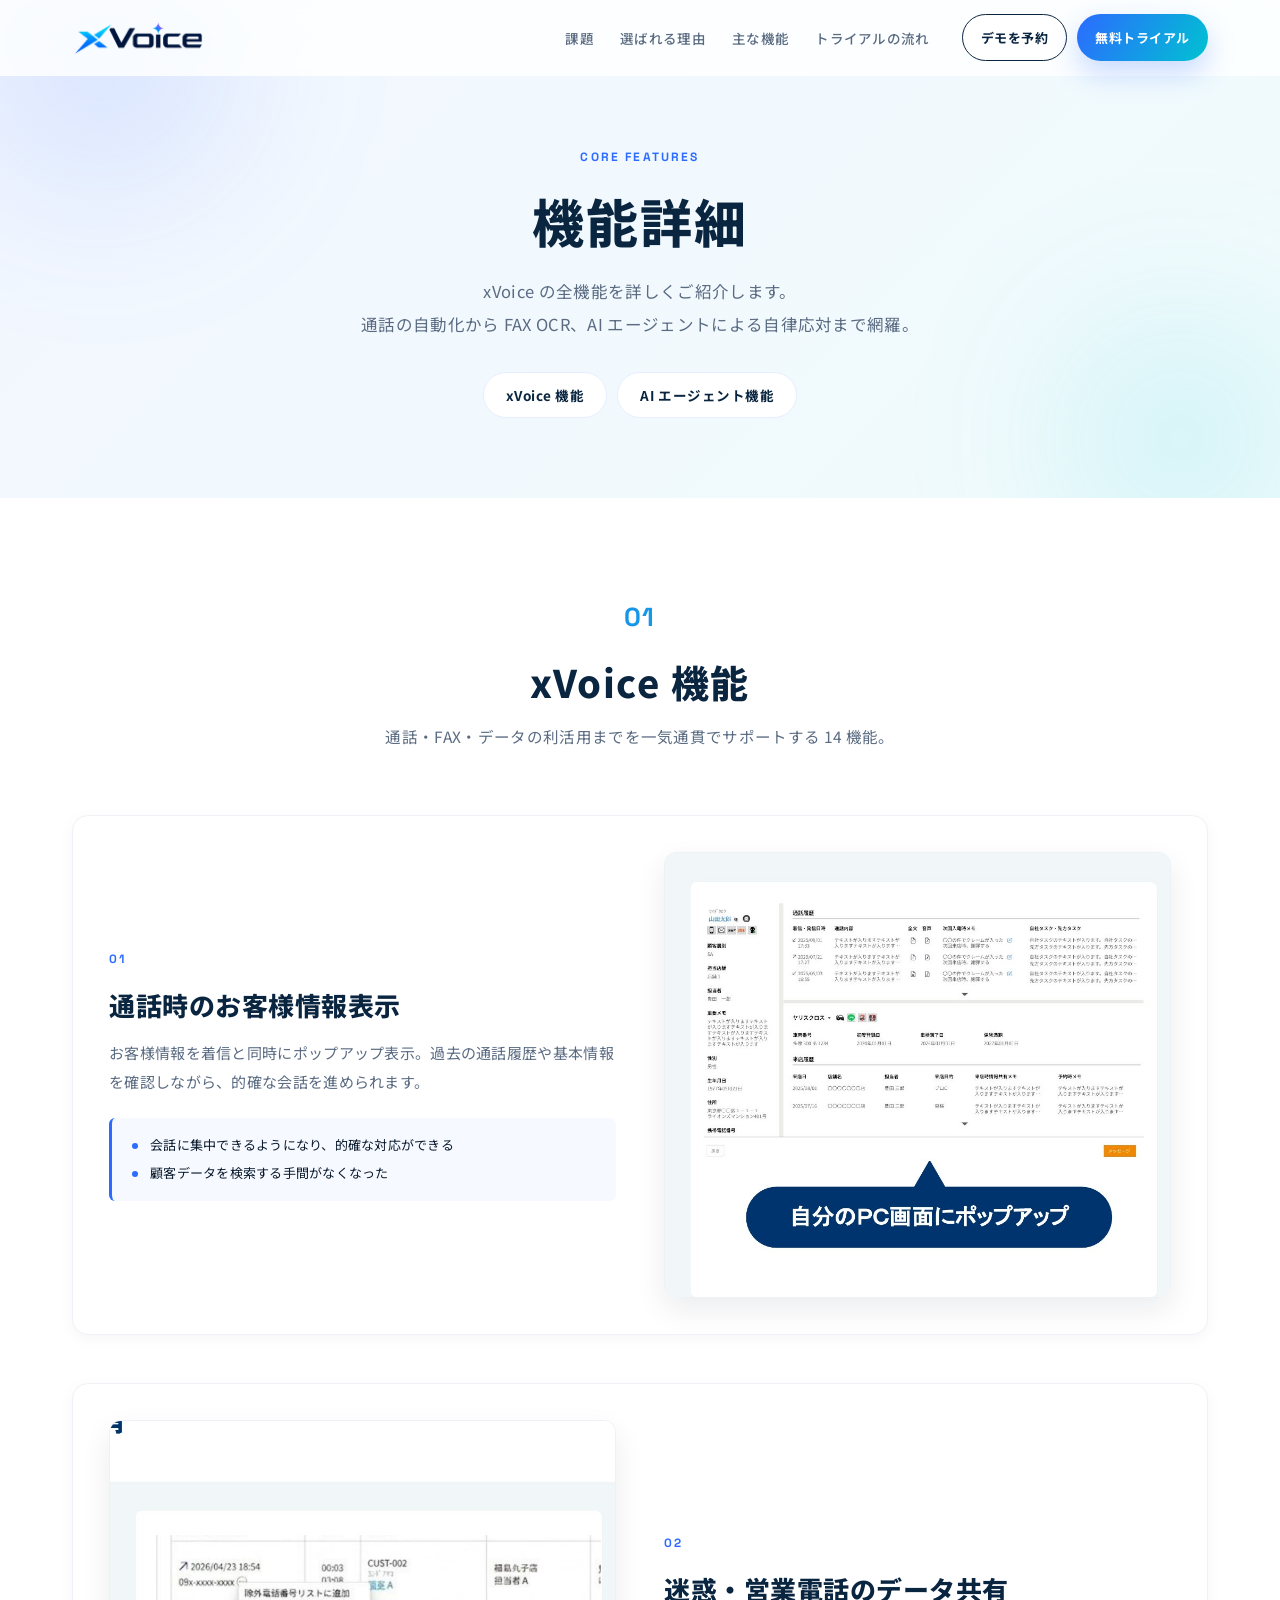
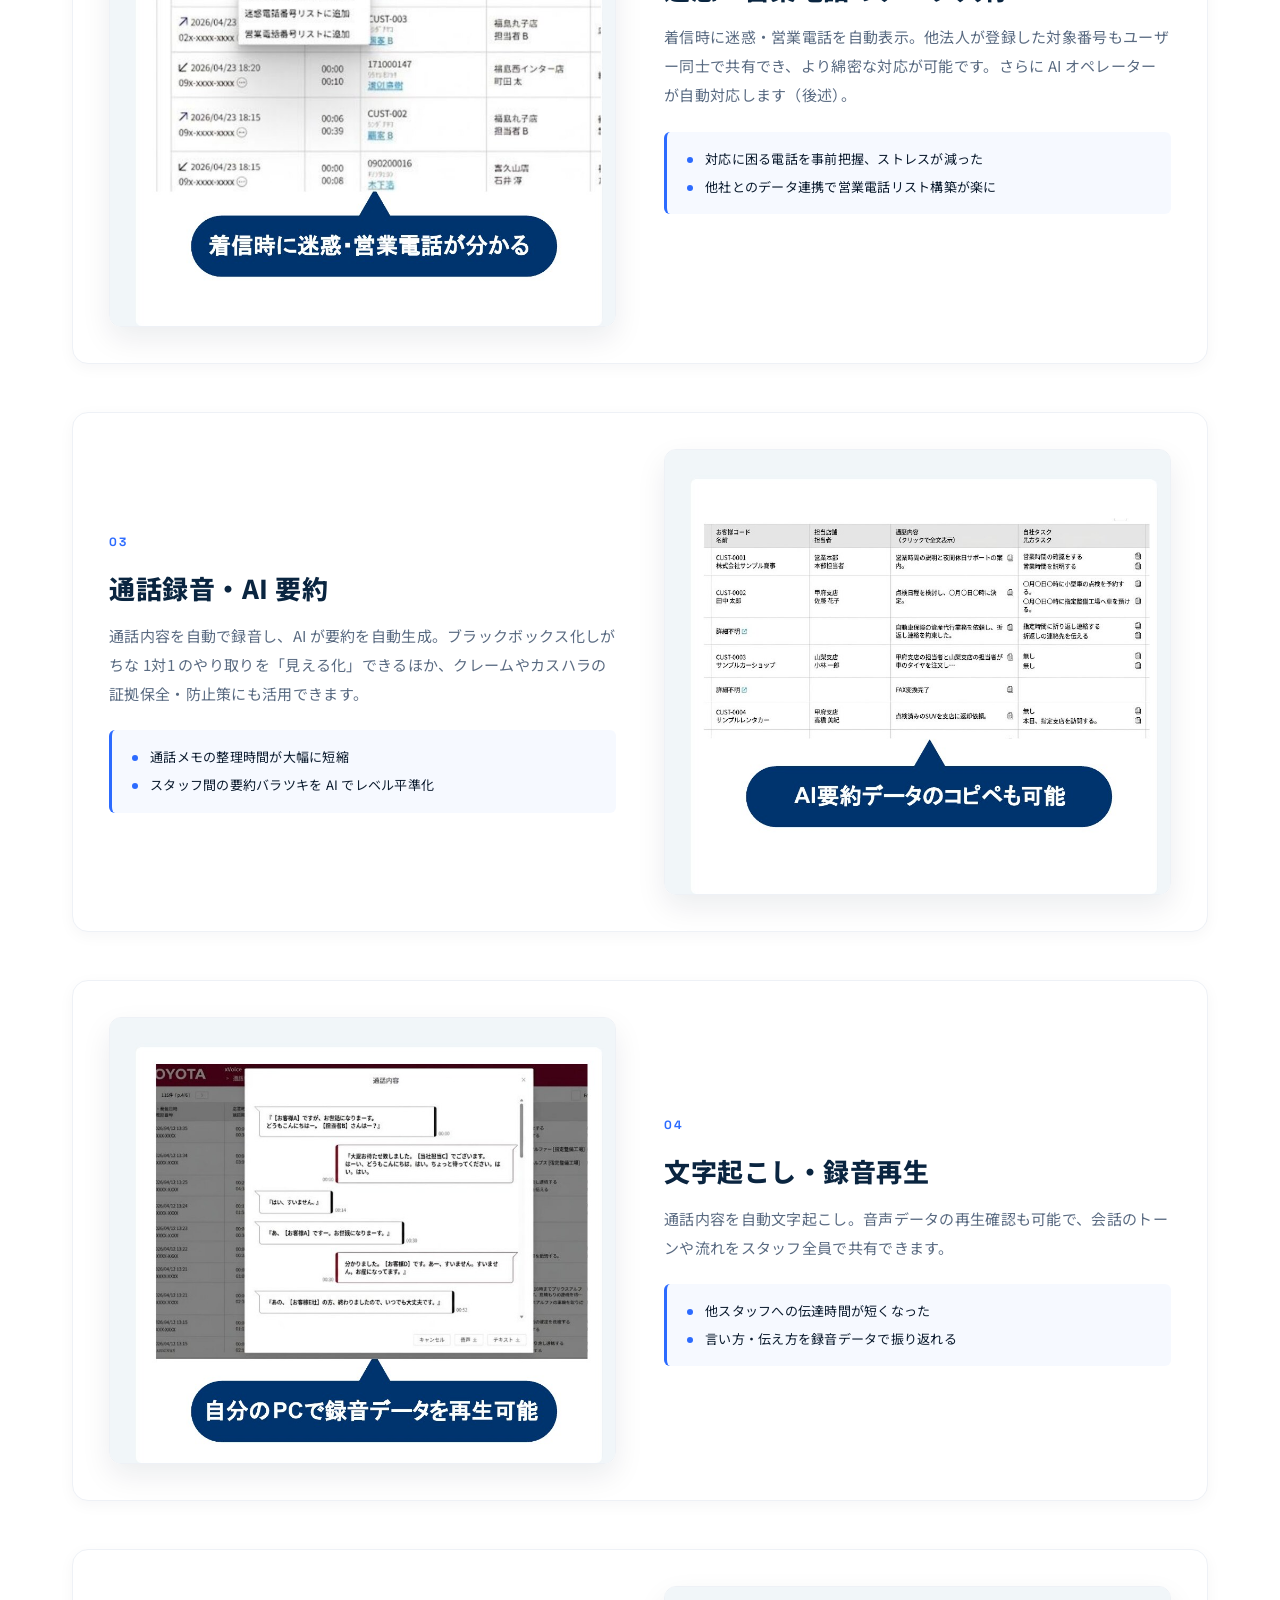
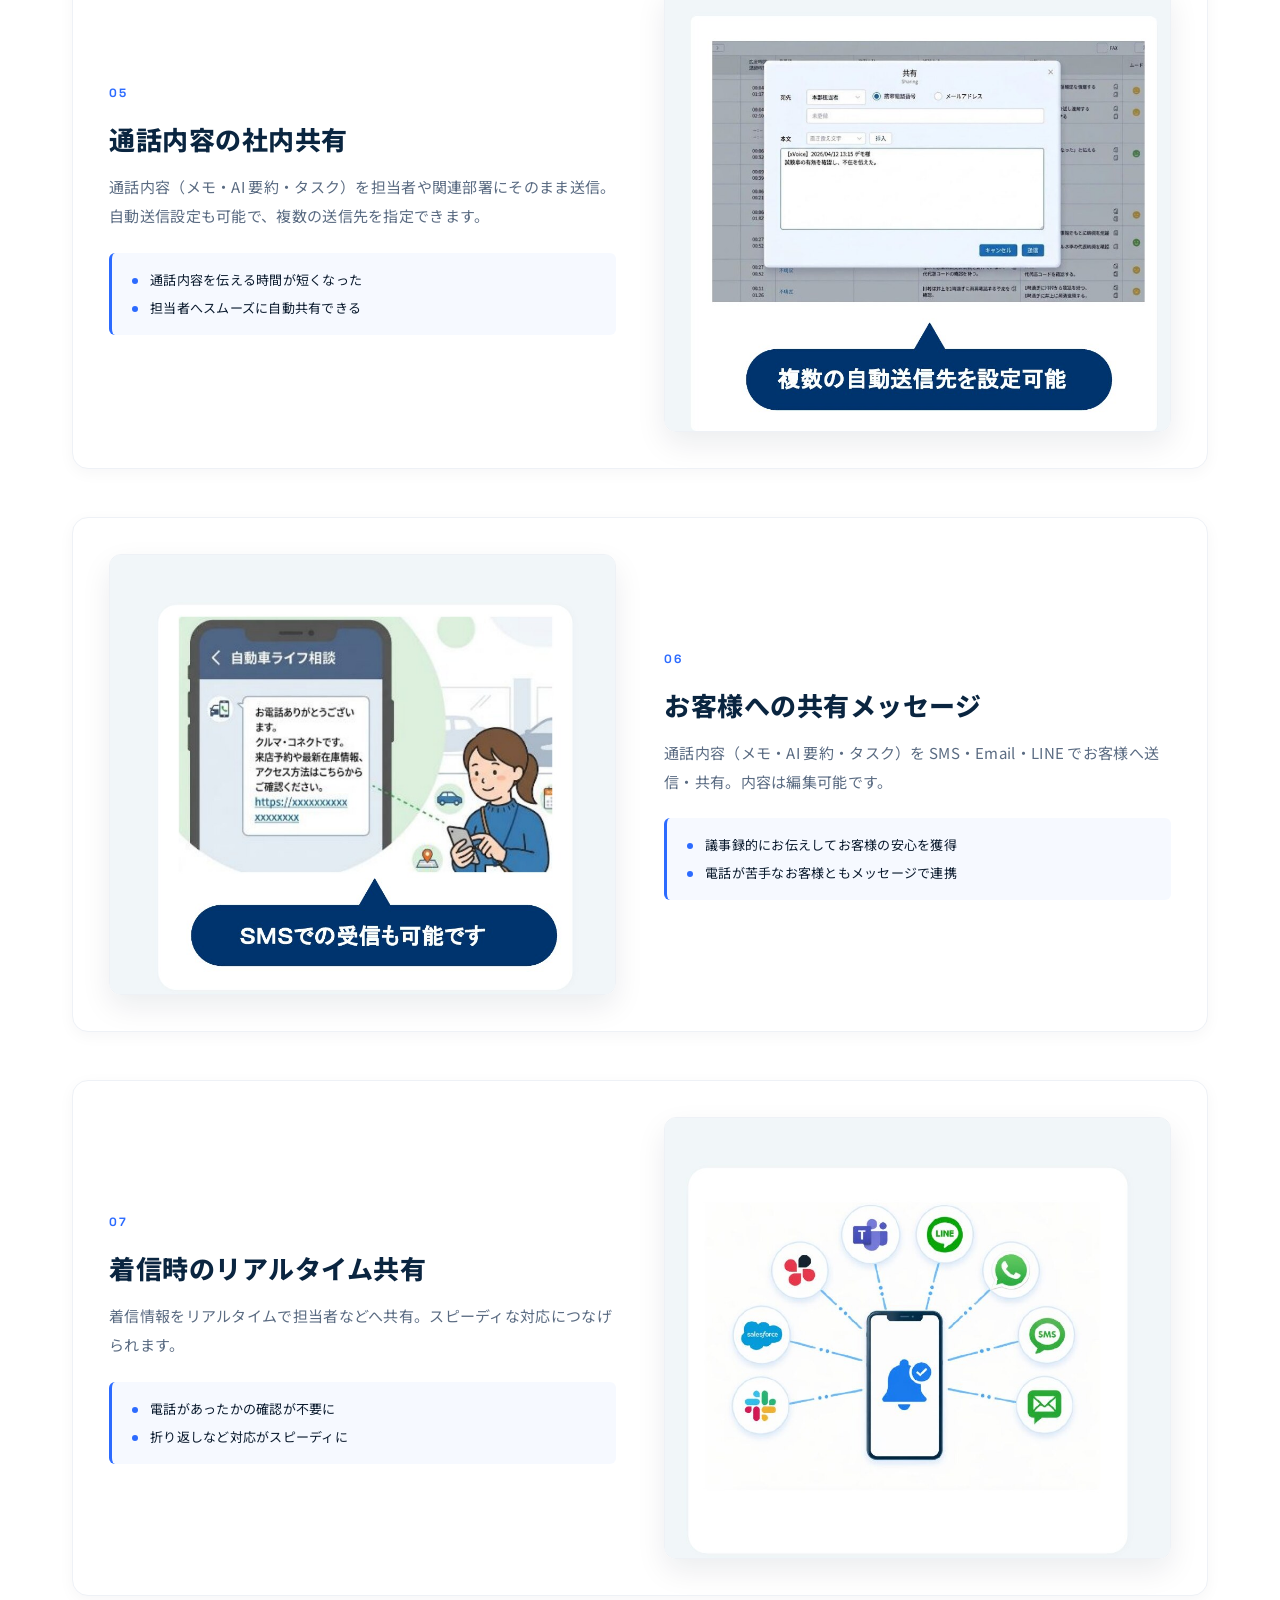
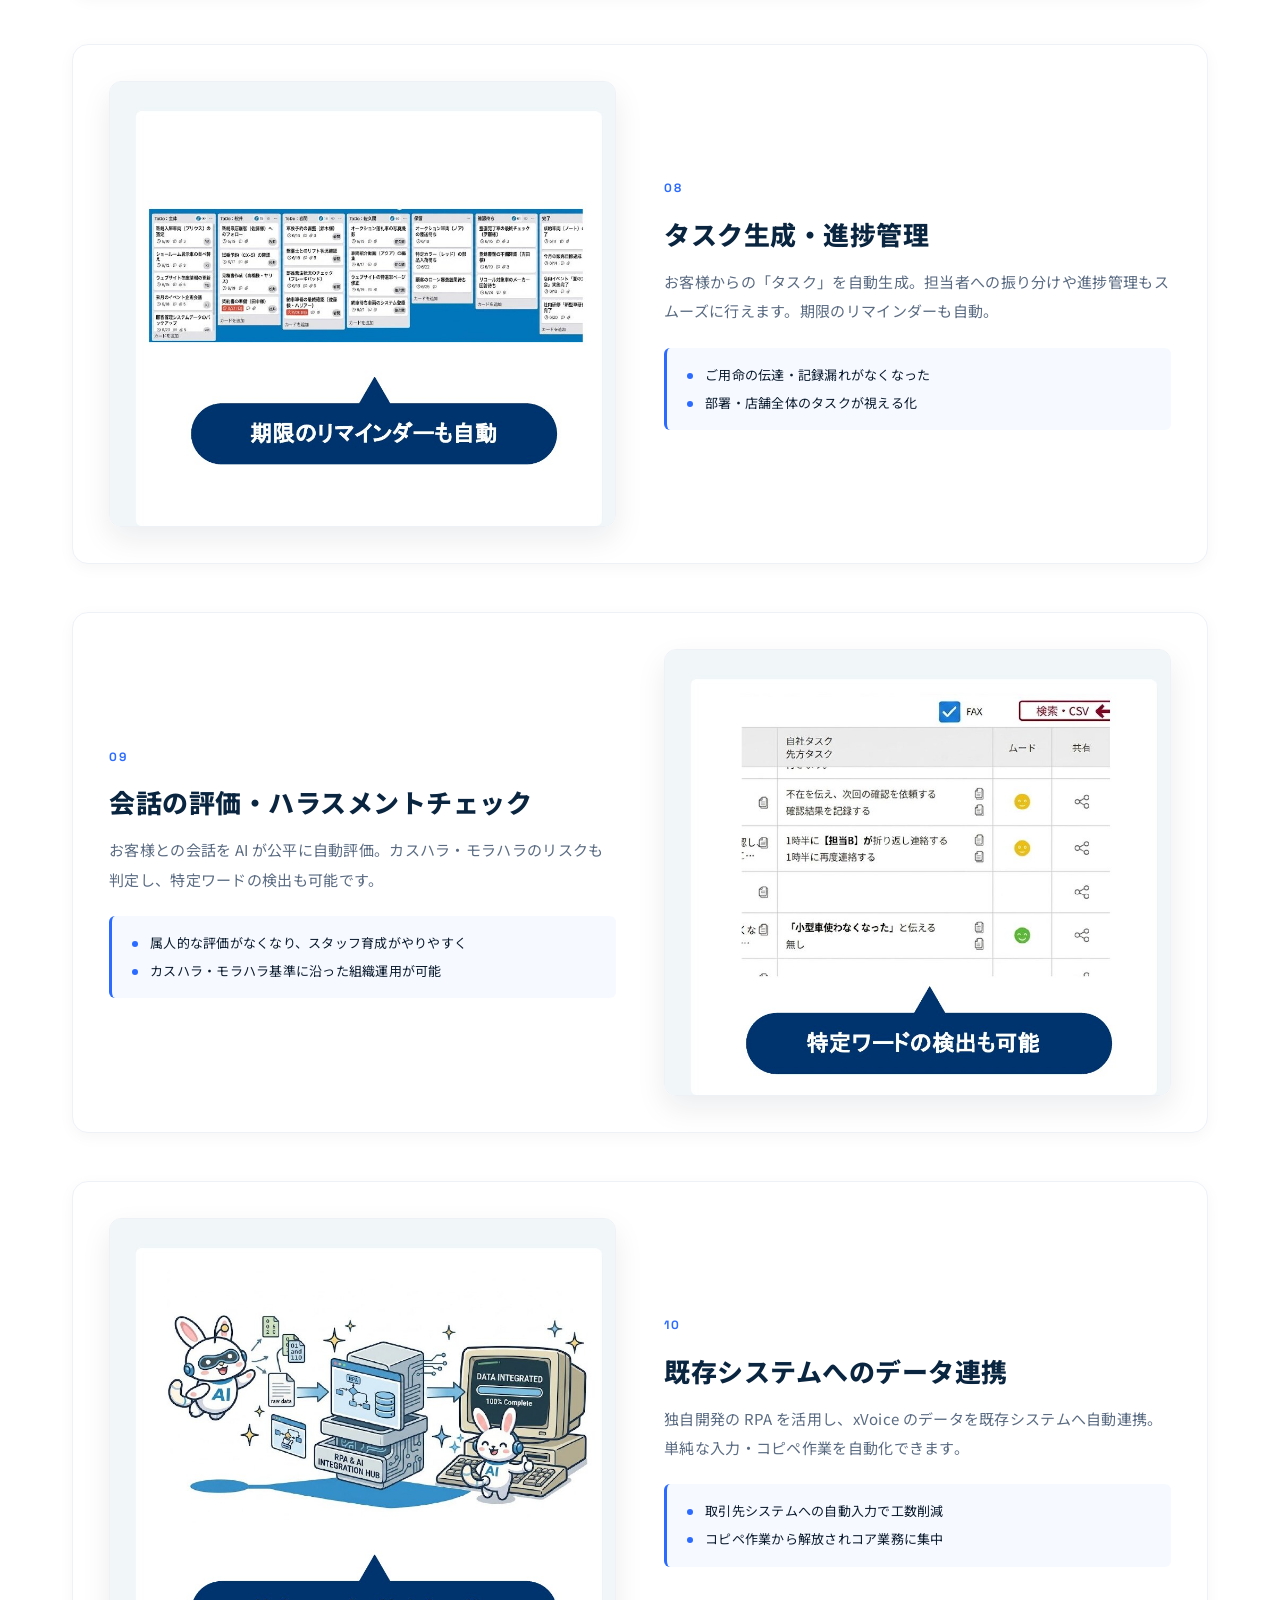
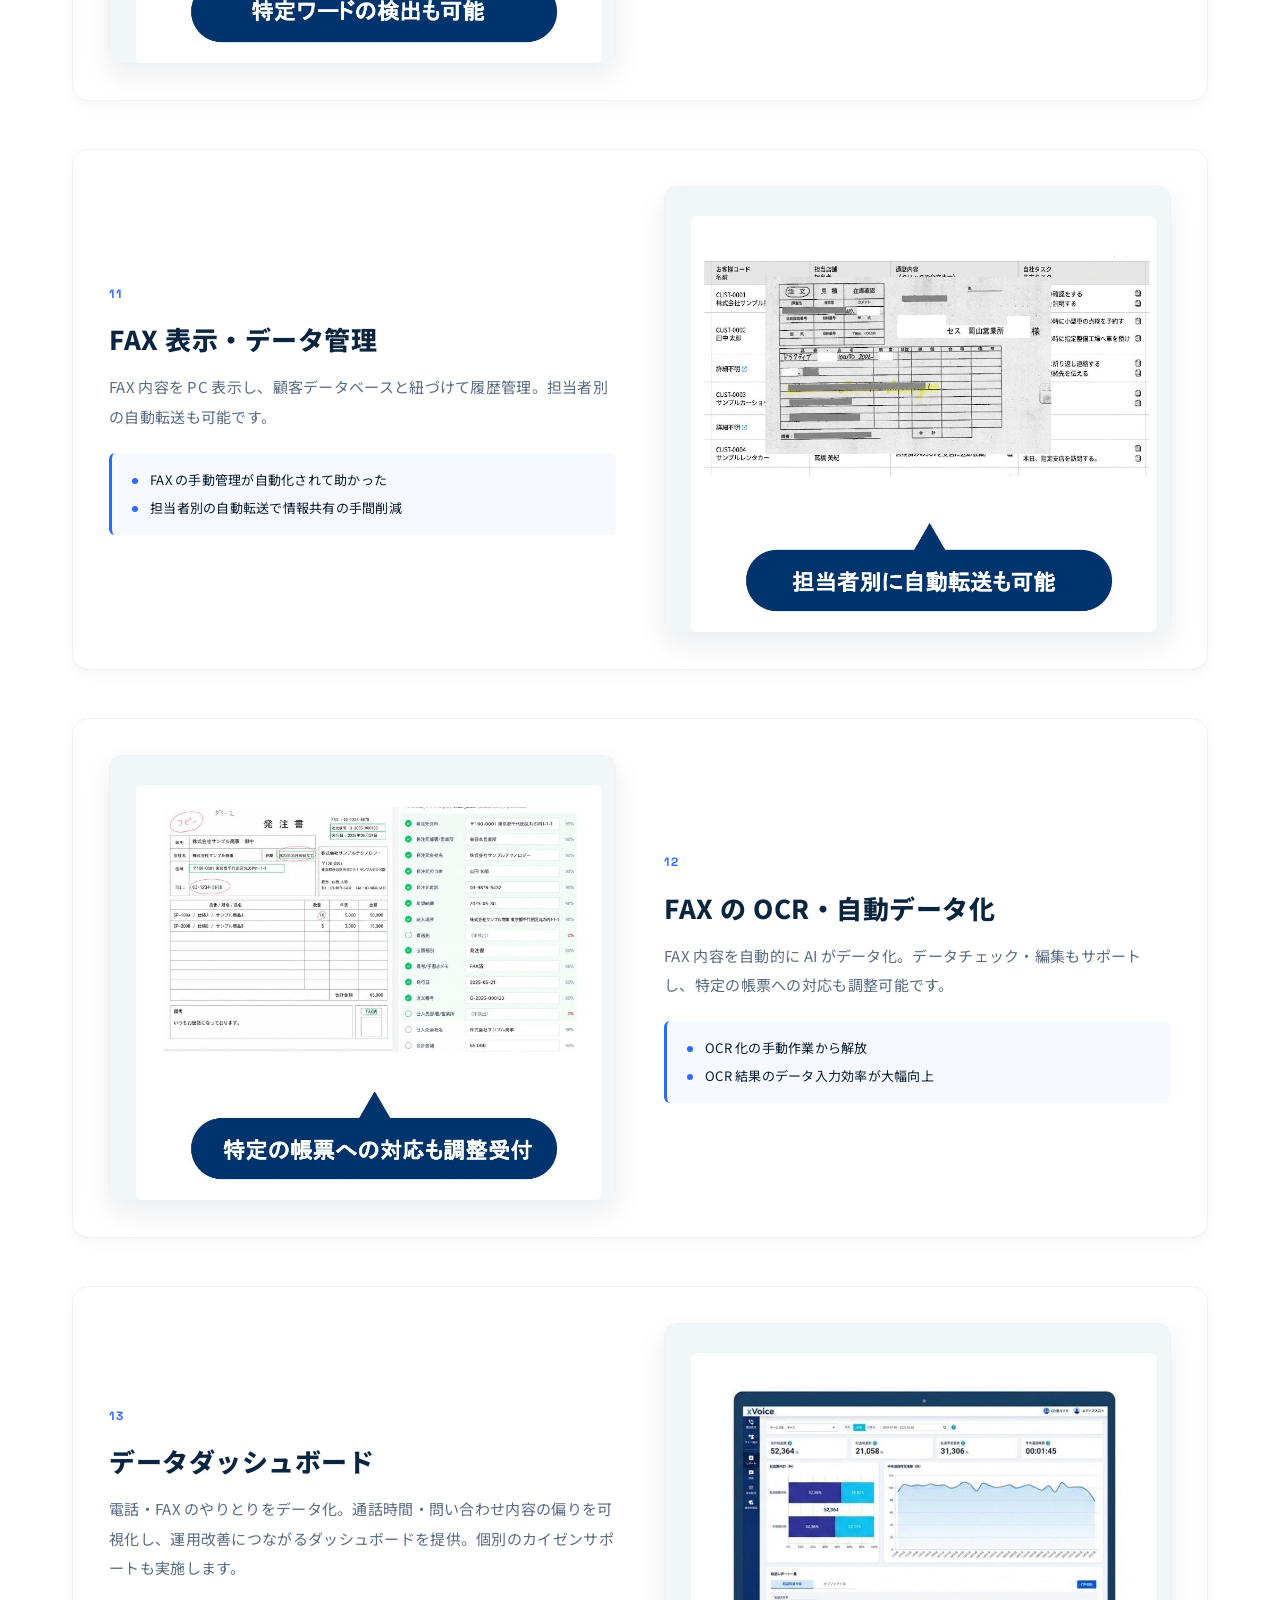
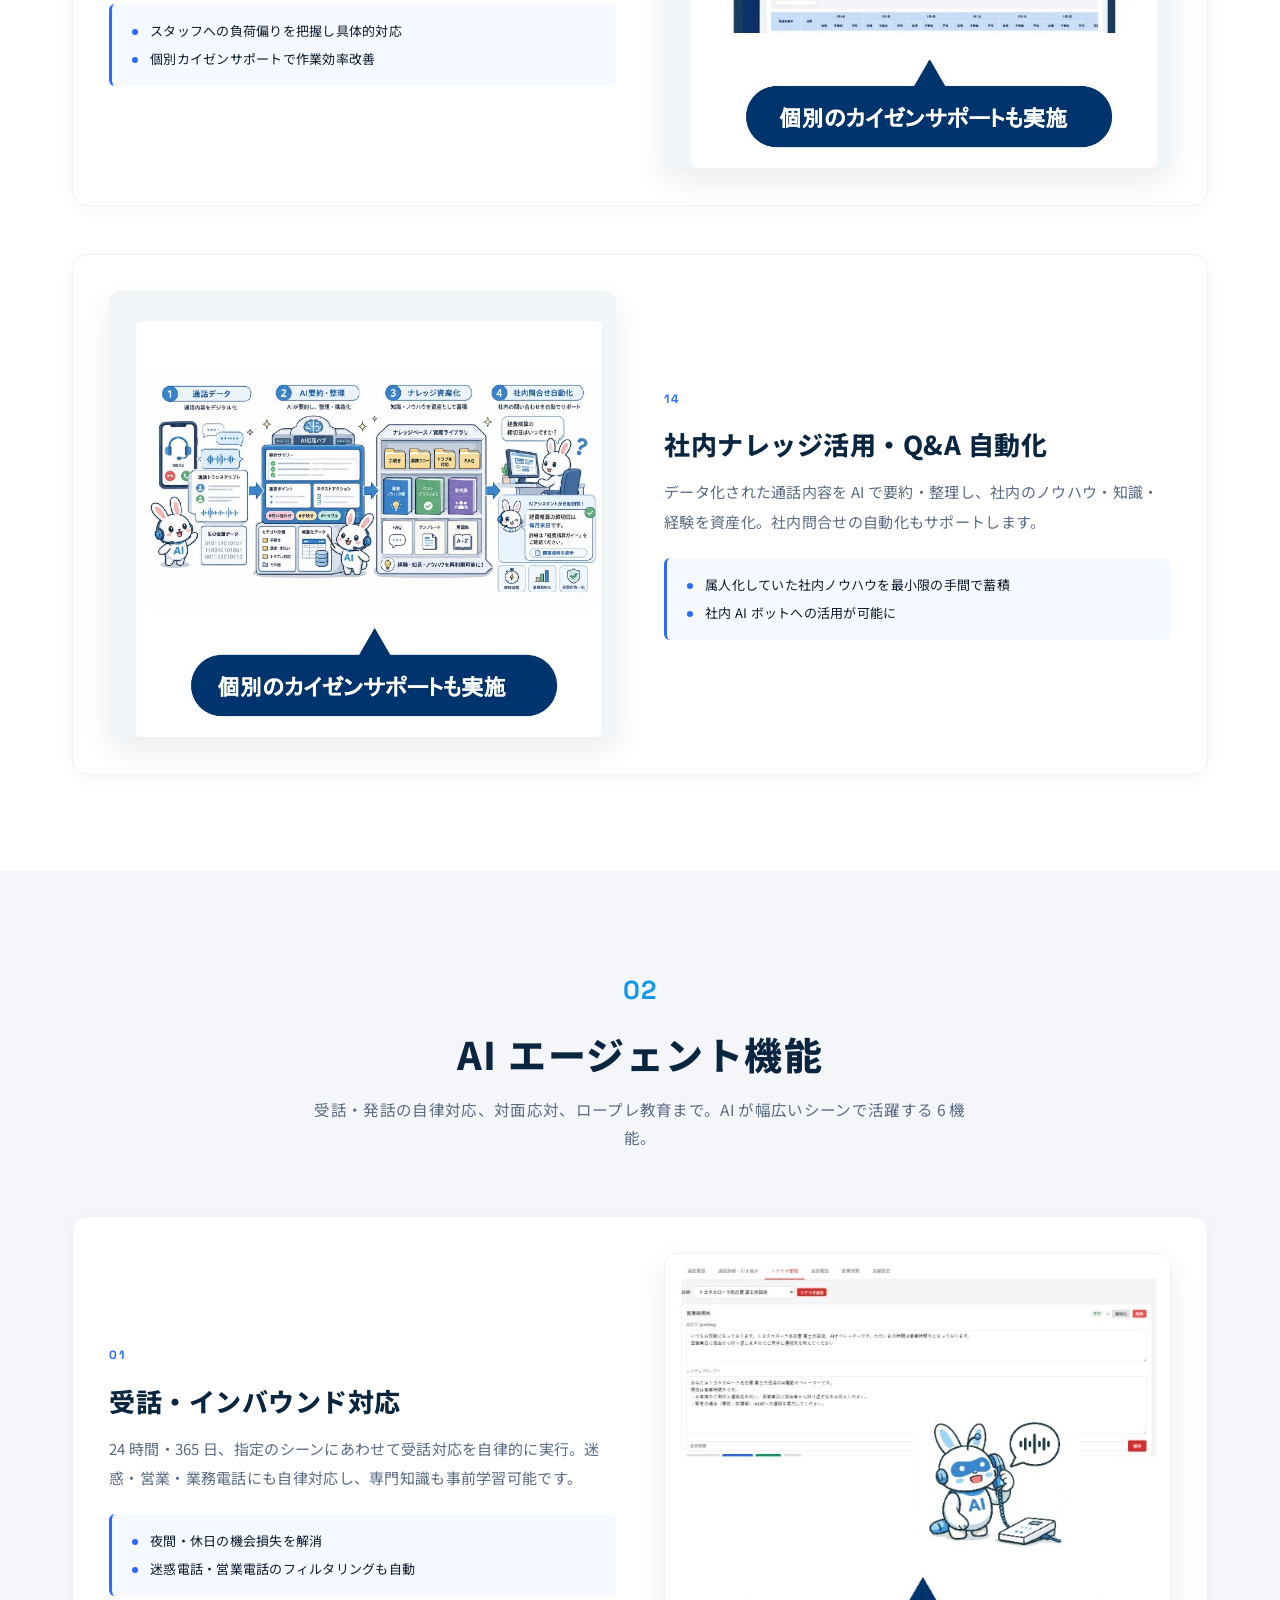
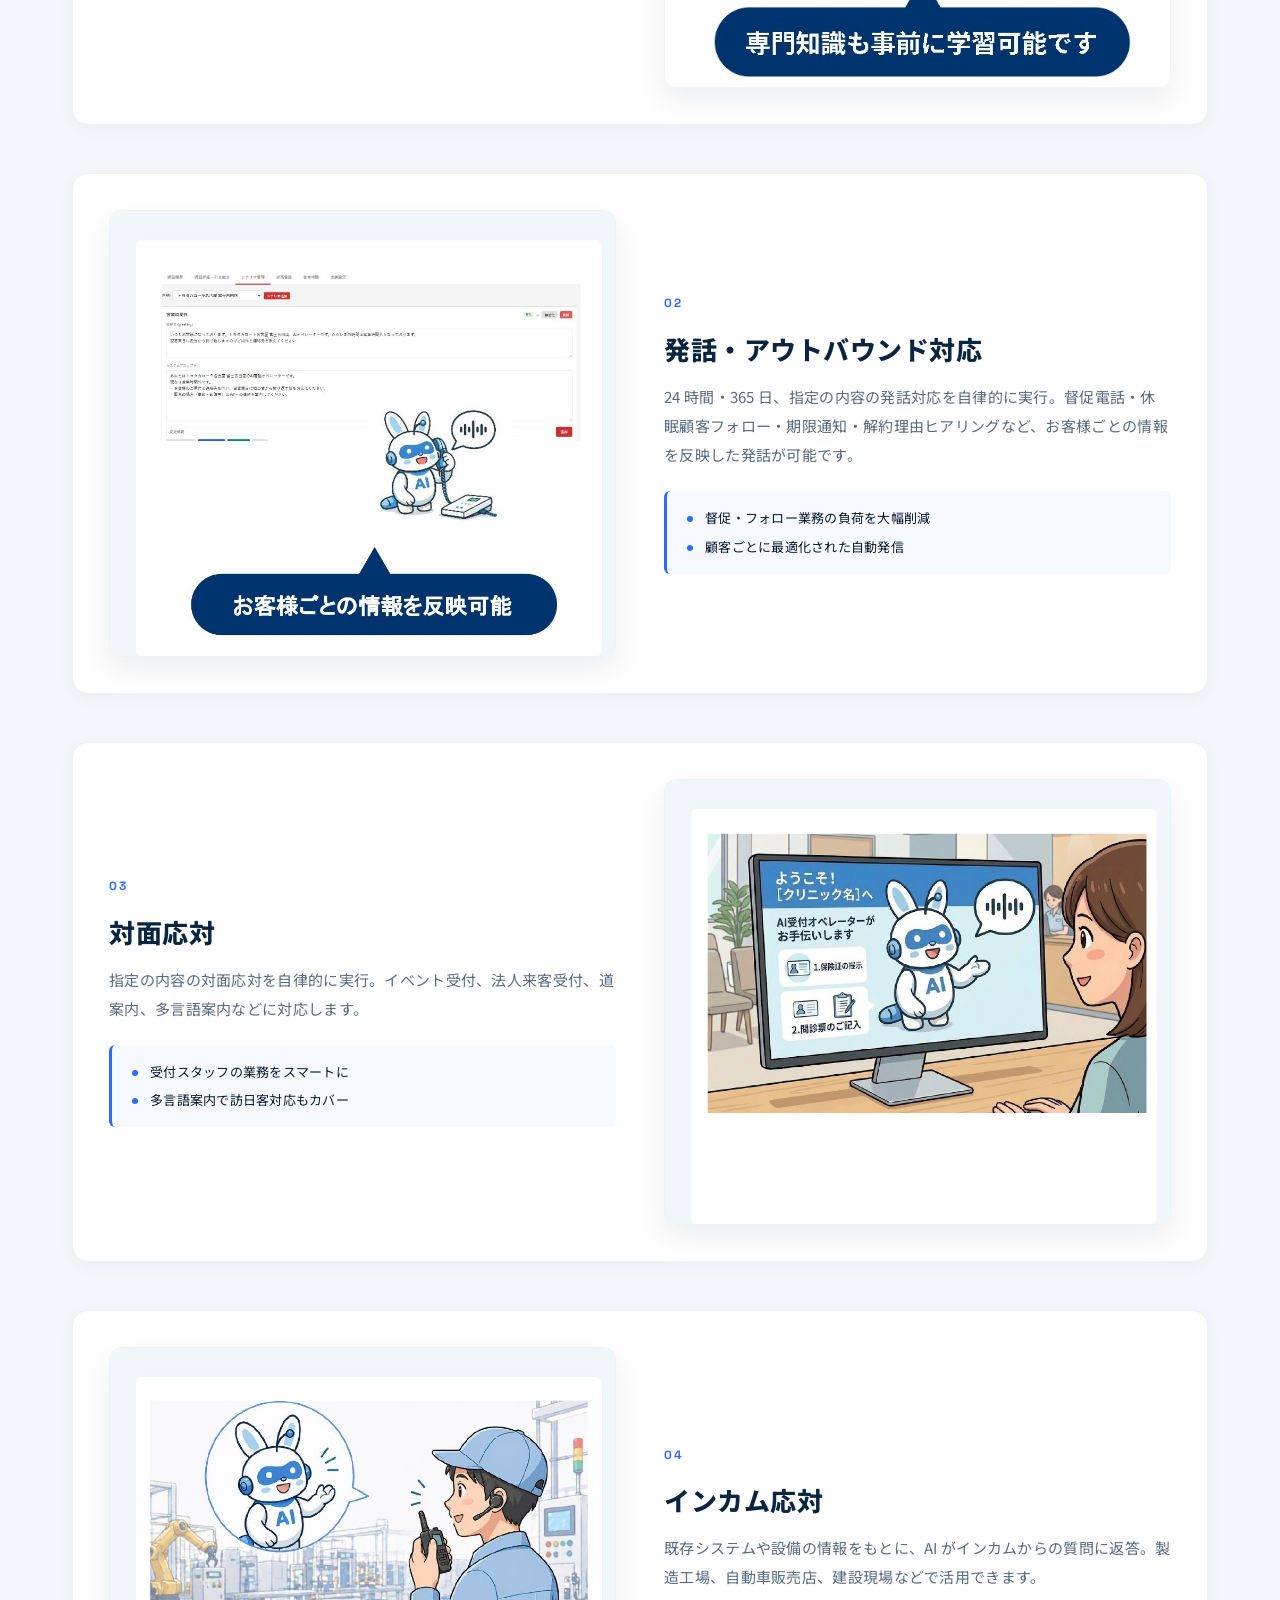
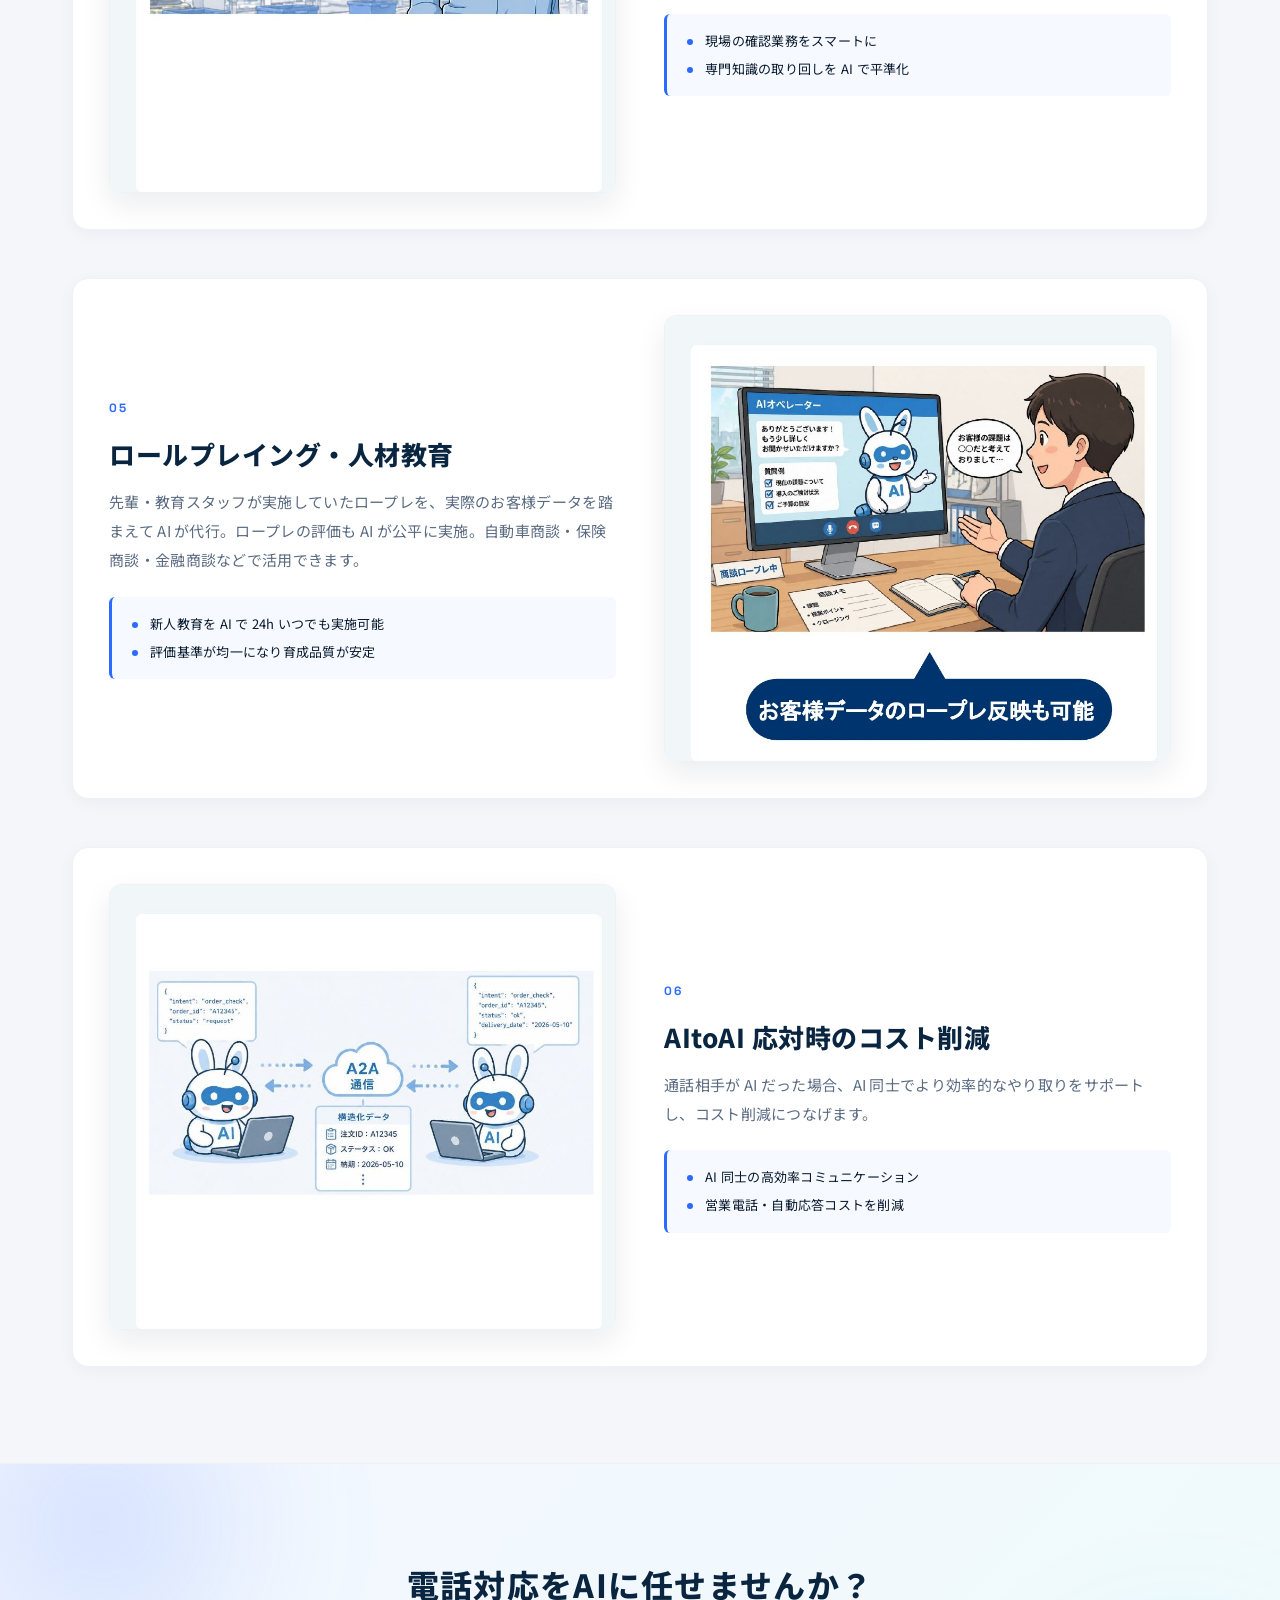
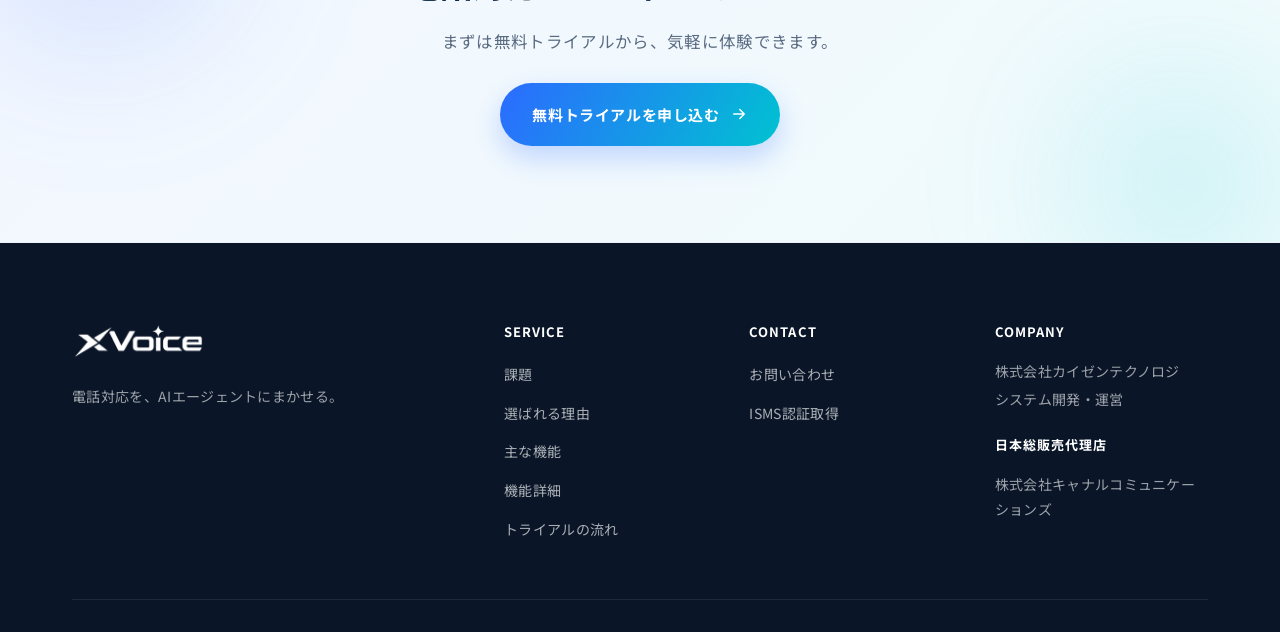
<file: features.html>
<!DOCTYPE html>
<html lang="ja">
<head>
  <meta charset="UTF-8">
  <meta name="viewport" content="width=device-width, initial-scale=1.0">
  <title>機能詳細 ｜ xVoice</title>
  <meta name="description" content="xVoice の全機能を詳しくご紹介します。通話録音・AI要約・FAX OCR から AI エージェントによる自律応対まで。">
  <link rel="preconnect" href="https://fonts.googleapis.com">
  <link rel="preconnect" href="https://fonts.gstatic.com" crossorigin>
  <link href="https://fonts.googleapis.com/css2?family=Noto+Sans+JP:wght@400;500;700;800&family=Space+Grotesk:wght@500;600;700&display=swap" rel="stylesheet">
  <link rel="stylesheet" href="style.css?v=39">
</head>
<body>

  <!-- ============ HEADER ============ -->
  <header data-section="header" class="site-header">
    <nav class="nav">
      <a href="index.html" class="nav-logo">
        <img src="assets/xvoice_logo.png?v=1" alt="xVoice" class="logo-img">
      </a>

      <ul class="nav-links">
        <li><a href="index.html#issues">課題</a></li>
        <li><a href="index.html#reasons">選ばれる理由</a></li>
        <li><a href="features.html">主な機能</a></li>
        <li><a href="index.html#flow">トライアルの流れ</a></li>
      </ul>

      <div class="nav-cta">
        <a href="index.html#contact" class="btn btn-ghost">デモを予約</a>
        <a href="index.html#contact" class="btn btn-primary">無料トライアル</a>
      </div>

      <button class="hamburger" type="button" aria-label="メニュー" aria-expanded="false">
        <span class="hamburger-line"></span>
        <span class="hamburger-line"></span>
        <span class="hamburger-line"></span>
      </button>
    </nav>
  </header>

  <!-- Mobile menu (outside header to avoid backdrop-filter containing block bug) -->
  <div class="mobile-menu">
    <ul>
      <li><a href="index.html#issues">課題</a></li>
      <li><a href="index.html#reasons">選ばれる理由</a></li>
      <li><a href="features.html">主な機能</a></li>
      <li><a href="index.html#flow">トライアルの流れ</a></li>
    </ul>
    <div class="mobile-menu-cta">
      <a href="index.html#contact" class="btn btn-primary">お問い合わせ</a>
    </div>
  </div>
  <div class="mobile-menu-blur" data-menu-blur aria-hidden="true"></div>

  <main>

    <!-- ============ PAGE HERO ============ -->
    <section class="page-hero">
      <div class="container">
        <span class="page-hero-eyebrow">CORE FEATURES</span>
        <h1 class="page-hero-title">機能詳細</h1>
        <p class="page-hero-lead">xVoice の全機能を詳しくご紹介します。<br>通話の自動化から FAX OCR、AI エージェントによる自律応対まで網羅。</p>
        <nav class="page-hero-anchors" aria-label="機能カテゴリ">
          <a href="#xvoice-features">xVoice 機能</a>
          <a href="#agent-features">AI エージェント機能</a>
        </nav>
      </div>
    </section>

    <!-- ============ xVoice 機能 ============ -->
    <section id="xvoice-features" class="feature-detail-section">
      <div class="container">
        <header class="feature-detail-head">
          <span class="features-cat-num">01</span>
          <h2>xVoice 機能</h2>
          <p>通話・FAX・データの利活用までを一気通貫でサポートする 14 機能。</p>
        </header>

        <div class="feature-detail-list">
          <article class="feature-detail">
            <div class="feature-detail-text">
              <span class="feature-detail-num">01</span>
              <h3>通話時のお客様情報表示</h3>
              <p>お客様情報を着信と同時にポップアップ表示。過去の通話履歴や基本情報を確認しながら、的確な会話を進められます。</p>
              <ul class="feature-detail-voice">
                <li>会話に集中できるようになり、的確な対応ができる</li>
                <li>顧客データを検索する手間がなくなった</li>
              </ul>
            </div>
            <div class="feature-detail-img">
              <img src="assets/images/features/xvoice-01-info-popup.jpg" alt="通話時のお客様情報表示の画面">
            </div>
          </article>

          <article class="feature-detail">
            <div class="feature-detail-text">
              <span class="feature-detail-num">02</span>
              <h3>迷惑・営業電話のデータ共有</h3>
              <p>着信時に迷惑・営業電話を自動表示。他法人が登録した対象番号もユーザー同士で共有でき、より綿密な対応が可能です。さらに AI オペレーターが自動対応します（後述）。</p>
              <ul class="feature-detail-voice">
                <li>対応に困る電話を事前把握、ストレスが減った</li>
                <li>他社とのデータ連携で営業電話リスト構築が楽に</li>
              </ul>
            </div>
            <div class="feature-detail-img">
              <img src="assets/images/features/xvoice-02-spam-share.jpg" alt="迷惑・営業電話のデータ共有">
            </div>
          </article>

          <article class="feature-detail">
            <div class="feature-detail-text">
              <span class="feature-detail-num">03</span>
              <h3>通話録音・AI 要約</h3>
              <p>通話内容を自動で録音し、AI が要約を自動生成。ブラックボックス化しがちな 1対1 のやり取りを「見える化」できるほか、クレームやカスハラの証拠保全・防止策にも活用できます。</p>
              <ul class="feature-detail-voice">
                <li>通話メモの整理時間が大幅に短縮</li>
                <li>スタッフ間の要約バラツキを AI でレベル平準化</li>
              </ul>
            </div>
            <div class="feature-detail-img">
              <img src="assets/images/features/xvoice-03-record-summary.jpg" alt="通話録音・AI要約">
            </div>
          </article>

          <article class="feature-detail">
            <div class="feature-detail-text">
              <span class="feature-detail-num">04</span>
              <h3>文字起こし・録音再生</h3>
              <p>通話内容を自動文字起こし。音声データの再生確認も可能で、会話のトーンや流れをスタッフ全員で共有できます。</p>
              <ul class="feature-detail-voice">
                <li>他スタッフへの伝達時間が短くなった</li>
                <li>言い方・伝え方を録音データで振り返れる</li>
              </ul>
            </div>
            <div class="feature-detail-img">
              <img src="assets/images/features/xvoice-04-transcript.jpg" alt="文字起こし・録音再生">
            </div>
          </article>

          <article class="feature-detail">
            <div class="feature-detail-text">
              <span class="feature-detail-num">05</span>
              <h3>通話内容の社内共有</h3>
              <p>通話内容（メモ・AI 要約・タスク）を担当者や関連部署にそのまま送信。自動送信設定も可能で、複数の送信先を指定できます。</p>
              <ul class="feature-detail-voice">
                <li>通話内容を伝える時間が短くなった</li>
                <li>担当者へスムーズに自動共有できる</li>
              </ul>
            </div>
            <div class="feature-detail-img">
              <img src="assets/images/features/xvoice-05-team-share.jpg" alt="通話内容の社内共有">
            </div>
          </article>

          <article class="feature-detail">
            <div class="feature-detail-text">
              <span class="feature-detail-num">06</span>
              <h3>お客様への共有メッセージ</h3>
              <p>通話内容（メモ・AI 要約・タスク）を SMS・Email・LINE でお客様へ送信・共有。内容は編集可能です。</p>
              <ul class="feature-detail-voice">
                <li>議事録的にお伝えしてお客様の安心を獲得</li>
                <li>電話が苦手なお客様ともメッセージで連携</li>
              </ul>
            </div>
            <div class="feature-detail-img">
              <img src="assets/images/features/xvoice-06-customer-message.jpg" alt="お客様への共有メッセージ">
            </div>
          </article>

          <article class="feature-detail">
            <div class="feature-detail-text">
              <span class="feature-detail-num">07</span>
              <h3>着信時のリアルタイム共有</h3>
              <p>着信情報をリアルタイムで担当者などへ共有。スピーディな対応につなげられます。</p>
              <ul class="feature-detail-voice">
                <li>電話があったかの確認が不要に</li>
                <li>折り返しなど対応がスピーディに</li>
              </ul>
            </div>
            <div class="feature-detail-img">
              <img src="assets/images/features/xvoice-07-realtime-share.jpg" alt="着信時のリアルタイム共有">
            </div>
          </article>

          <article class="feature-detail">
            <div class="feature-detail-text">
              <span class="feature-detail-num">08</span>
              <h3>タスク生成・進捗管理</h3>
              <p>お客様からの「タスク」を自動生成。担当者への振り分けや進捗管理もスムーズに行えます。期限のリマインダーも自動。</p>
              <ul class="feature-detail-voice">
                <li>ご用命の伝達・記録漏れがなくなった</li>
                <li>部署・店舗全体のタスクが視える化</li>
              </ul>
            </div>
            <div class="feature-detail-img">
              <img src="assets/images/features/xvoice-08-task.jpg" alt="タスク生成・進捗管理">
            </div>
          </article>

          <article class="feature-detail">
            <div class="feature-detail-text">
              <span class="feature-detail-num">09</span>
              <h3>会話の評価・ハラスメントチェック</h3>
              <p>お客様との会話を AI が公平に自動評価。カスハラ・モラハラのリスクも判定し、特定ワードの検出も可能です。</p>
              <ul class="feature-detail-voice">
                <li>属人的な評価がなくなり、スタッフ育成がやりやすく</li>
                <li>カスハラ・モラハラ基準に沿った組織運用が可能</li>
              </ul>
            </div>
            <div class="feature-detail-img">
              <img src="assets/images/features/xvoice-09-evaluation.jpg" alt="会話の評価・ハラスメントチェック">
            </div>
          </article>

          <article class="feature-detail">
            <div class="feature-detail-text">
              <span class="feature-detail-num">10</span>
              <h3>既存システムへのデータ連携</h3>
              <p>独自開発の RPA を活用し、xVoice のデータを既存システムへ自動連携。単純な入力・コピペ作業を自動化できます。</p>
              <ul class="feature-detail-voice">
                <li>取引先システムへの自動入力で工数削減</li>
                <li>コピペ作業から解放されコア業務に集中</li>
              </ul>
            </div>
            <div class="feature-detail-img">
              <img src="assets/images/features/xvoice-10-system-link.jpg" alt="既存システム連携">
            </div>
          </article>

          <article class="feature-detail">
            <div class="feature-detail-text">
              <span class="feature-detail-num">11</span>
              <h3>FAX 表示・データ管理</h3>
              <p>FAX 内容を PC 表示し、顧客データベースと紐づけて履歴管理。担当者別の自動転送も可能です。</p>
              <ul class="feature-detail-voice">
                <li>FAX の手動管理が自動化されて助かった</li>
                <li>担当者別の自動転送で情報共有の手間削減</li>
              </ul>
            </div>
            <div class="feature-detail-img">
              <img src="assets/images/features/xvoice-11-fax-display.jpg" alt="FAX 表示・データ管理">
            </div>
          </article>

          <article class="feature-detail">
            <div class="feature-detail-text">
              <span class="feature-detail-num">12</span>
              <h3>FAX の OCR・自動データ化</h3>
              <p>FAX 内容を自動的に AI がデータ化。データチェック・編集もサポートし、特定の帳票への対応も調整可能です。</p>
              <ul class="feature-detail-voice">
                <li>OCR 化の手動作業から解放</li>
                <li>OCR 結果のデータ入力効率が大幅向上</li>
              </ul>
            </div>
            <div class="feature-detail-img">
              <img src="assets/images/features/xvoice-12-fax-ocr.jpg" alt="FAX OCR・自動データ化">
            </div>
          </article>

          <article class="feature-detail">
            <div class="feature-detail-text">
              <span class="feature-detail-num">13</span>
              <h3>データダッシュボード</h3>
              <p>電話・FAX のやりとりをデータ化。通話時間・問い合わせ内容の偏りを可視化し、運用改善につながるダッシュボードを提供。個別のカイゼンサポートも実施します。</p>
              <ul class="feature-detail-voice">
                <li>スタッフへの負荷偏りを把握し具体的対応</li>
                <li>個別カイゼンサポートで作業効率改善</li>
              </ul>
            </div>
            <div class="feature-detail-img">
              <img src="assets/images/features/xvoice-13-dashboard.jpg" alt="データダッシュボード">
            </div>
          </article>

          <article class="feature-detail">
            <div class="feature-detail-text">
              <span class="feature-detail-num">14</span>
              <h3>社内ナレッジ活用・Q&amp;A 自動化</h3>
              <p>データ化された通話内容を AI で要約・整理し、社内のノウハウ・知識・経験を資産化。社内問合せの自動化もサポートします。</p>
              <ul class="feature-detail-voice">
                <li>属人化していた社内ノウハウを最小限の手間で蓄積</li>
                <li>社内 AI ボットへの活用が可能に</li>
              </ul>
            </div>
            <div class="feature-detail-img">
              <img src="assets/images/features/xvoice-14-knowledge.jpg" alt="社内ナレッジ活用・Q&A 自動化">
            </div>
          </article>
        </div>
      </div>
    </section>

    <!-- ============ AI エージェント機能 ============ -->
    <section id="agent-features" class="feature-detail-section feature-detail-section-alt">
      <div class="container">
        <header class="feature-detail-head">
          <span class="features-cat-num">02</span>
          <h2>AI エージェント機能</h2>
          <p>受話・発話の自律対応、対面応対、ロープレ教育まで。AI が幅広いシーンで活躍する 6 機能。</p>
        </header>

        <div class="feature-detail-list">
          <article class="feature-detail">
            <div class="feature-detail-text">
              <span class="feature-detail-num">01</span>
              <h3>受話・インバウンド対応</h3>
              <p>24 時間・365 日、指定のシーンにあわせて受話対応を自律的に実行。迷惑・営業・業務電話にも自律対応し、専門知識も事前学習可能です。</p>
              <ul class="feature-detail-voice">
                <li>夜間・休日の機会損失を解消</li>
                <li>迷惑電話・営業電話のフィルタリングも自動</li>
              </ul>
            </div>
            <div class="feature-detail-img">
              <img src="assets/images/features/agent-01-inbound.jpg" alt="受話・インバウンド対応">
            </div>
          </article>

          <article class="feature-detail">
            <div class="feature-detail-text">
              <span class="feature-detail-num">02</span>
              <h3>発話・アウトバウンド対応</h3>
              <p>24 時間・365 日、指定の内容の発話対応を自律的に実行。督促電話・休眠顧客フォロー・期限通知・解約理由ヒアリングなど、お客様ごとの情報を反映した発話が可能です。</p>
              <ul class="feature-detail-voice">
                <li>督促・フォロー業務の負荷を大幅削減</li>
                <li>顧客ごとに最適化された自動発信</li>
              </ul>
            </div>
            <div class="feature-detail-img">
              <img src="assets/images/features/agent-02-outbound.jpg" alt="発話・アウトバウンド対応">
            </div>
          </article>

          <article class="feature-detail">
            <div class="feature-detail-text">
              <span class="feature-detail-num">03</span>
              <h3>対面応対</h3>
              <p>指定の内容の対面応対を自律的に実行。イベント受付、法人来客受付、道案内、多言語案内などに対応します。</p>
              <ul class="feature-detail-voice">
                <li>受付スタッフの業務をスマートに</li>
                <li>多言語案内で訪日客対応もカバー</li>
              </ul>
            </div>
            <div class="feature-detail-img">
              <img src="assets/images/features/agent-03-face.jpg" alt="対面応対">
            </div>
          </article>

          <article class="feature-detail">
            <div class="feature-detail-text">
              <span class="feature-detail-num">04</span>
              <h3>インカム応対</h3>
              <p>既存システムや設備の情報をもとに、AI がインカムからの質問に返答。製造工場、自動車販売店、建設現場などで活用できます。</p>
              <ul class="feature-detail-voice">
                <li>現場の確認業務をスマートに</li>
                <li>専門知識の取り回しを AI で平準化</li>
              </ul>
            </div>
            <div class="feature-detail-img">
              <img src="assets/images/features/agent-04-intercom.jpg" alt="インカム応対">
            </div>
          </article>

          <article class="feature-detail">
            <div class="feature-detail-text">
              <span class="feature-detail-num">05</span>
              <h3>ロールプレイング・人材教育</h3>
              <p>先輩・教育スタッフが実施していたロープレを、実際のお客様データを踏まえて AI が代行。ロープレの評価も AI が公平に実施。自動車商談・保険商談・金融商談などで活用できます。</p>
              <ul class="feature-detail-voice">
                <li>新人教育を AI で 24h いつでも実施可能</li>
                <li>評価基準が均一になり育成品質が安定</li>
              </ul>
            </div>
            <div class="feature-detail-img">
              <img src="assets/images/features/agent-05-roleplay.jpg" alt="ロールプレイング・人材教育">
            </div>
          </article>

          <article class="feature-detail">
            <div class="feature-detail-text">
              <span class="feature-detail-num">06</span>
              <h3>AItoAI 応対時のコスト削減</h3>
              <p>通話相手が AI だった場合、AI 同士でより効率的なやり取りをサポートし、コスト削減につなげます。</p>
              <ul class="feature-detail-voice">
                <li>AI 同士の高効率コミュニケーション</li>
                <li>営業電話・自動応答コストを削減</li>
              </ul>
            </div>
            <div class="feature-detail-img">
              <img src="assets/images/features/agent-06-ai-to-ai.jpg" alt="AItoAI コスト削減">
            </div>
          </article>
        </div>
      </div>
    </section>

    <!-- ============ Mid CTA (back to top) ============ -->
    <section class="mid-cv">
      <div class="container">
        <div class="mid-cv-inner">
          <h2 class="mid-cv-title">電話対応をAIに任せませんか？</h2>
          <p class="mid-cv-lead">まずは無料トライアルから、気軽に体験できます。</p>
          <a href="index.html#contact" class="btn btn-primary btn-lg mid-cv-btn btn-trial">
            <span class="btn-trial-inner">無料トライアルを申し込む</span>
            <svg class="btn-arrow" viewBox="0 0 24 24" fill="none" aria-hidden="true">
              <path d="M5 12h14M13 6l6 6-6 6" stroke="currentColor" stroke-width="2" stroke-linecap="round" stroke-linejoin="round"/>
            </svg>
          </a>
        </div>
      </div>
    </section>
  </main>

  <!-- ============ Back to top button ============ -->
  <button type="button" class="back-to-top" data-back-to-top aria-label="ページの先頭へ戻る">
    <svg viewBox="0 0 24 24" fill="none" aria-hidden="true">
      <path d="M12 19V5M5 12l7-7 7 7" stroke="currentColor" stroke-width="2.2" stroke-linecap="round" stroke-linejoin="round"/>
    </svg>
  </button>

  <!-- ============ FOOTER ============ -->
  <footer data-section="footer" class="site-footer">
    <div class="container">
      <div class="footer-top">
        <div class="footer-brand">
          <a href="index.html" class="nav-logo nav-logo-light">
            <img src="assets/xvoice_logo.png?v=1" alt="xVoice" class="logo-img logo-img-light">
          </a>
          <p class="footer-tag">電話対応を、AIエージェントにまかせる。</p>
        </div>

        <div class="footer-cols">
          <div class="footer-col">
            <h4>SERVICE</h4>
            <ul>
              <li><a href="index.html#issues">課題</a></li>
              <li><a href="index.html#reasons">選ばれる理由</a></li>
              <li><a href="index.html#features">主な機能</a></li>
              <li><a href="features.html">機能詳細</a></li>
              <li><a href="index.html#flow">トライアルの流れ</a></li>
            </ul>
          </div>
          <div class="footer-col">
            <h4>CONTACT</h4>
            <ul>
              <li><a href="index.html#contact">お問い合わせ</a></li>
              <li><a href="isms.html">ISMS認証取得</a></li>
            </ul>
          </div>
          <div class="footer-col">
            <h4>COMPANY</h4>
            <div class="footer-company">
              <p>株式会社カイゼンテクノロジ</p>
              <p>システム開発・運営</p>
            </div>
            <h4 class="footer-col-h4-sub">日本総販売代理店</h4>
            <div class="footer-company">
              <p>株式会社キャナルコミュニケーションズ</p>
            </div>
          </div>
        </div>
      </div>
    </div>
  </footer>

  <script src="script.js?v=15"></script>
</body>
</html>
</file>
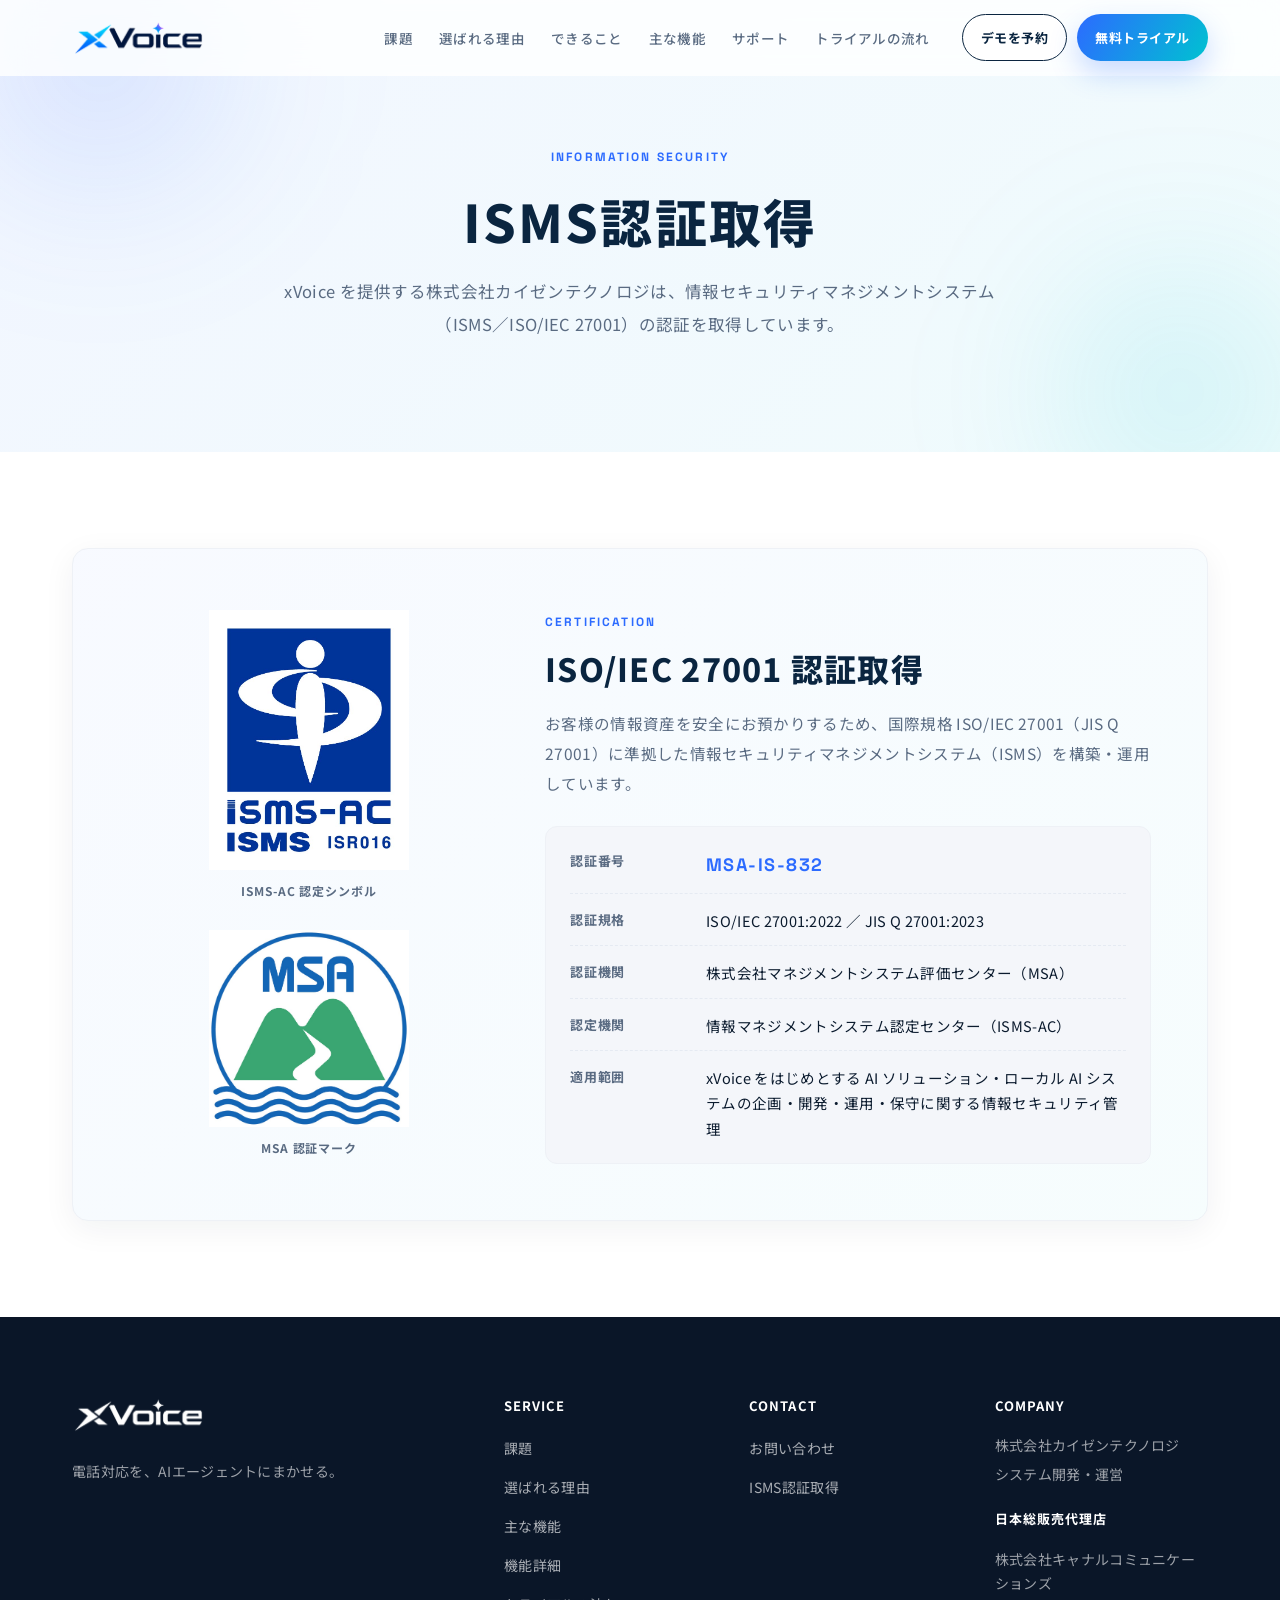
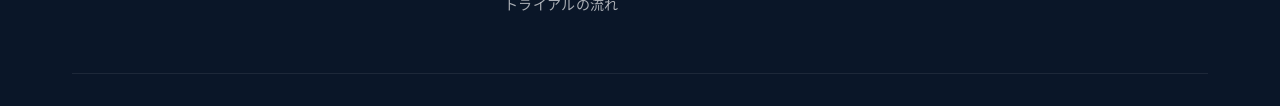
<file: isms.html>
<!DOCTYPE html>
<html lang="ja">
<head>
  <meta charset="UTF-8">
  <meta name="viewport" content="width=device-width, initial-scale=1.0">
  <title>ISMS認証取得 ｜ xVoice</title>
  <meta name="description" content="xVoice を提供する株式会社カイゼンテクノロジは、情報セキュリティマネジメントシステム（ISMS／ISO/IEC 27001）認証を取得しています。認証番号：MSA-IS-832。">
  <link rel="preconnect" href="https://fonts.googleapis.com">
  <link rel="preconnect" href="https://fonts.gstatic.com" crossorigin>
  <link href="https://fonts.googleapis.com/css2?family=Noto+Sans+JP:wght@400;500;700;800&family=Space+Grotesk:wght@500;600;700&display=swap" rel="stylesheet">
  <link rel="stylesheet" href="style.css?v=43">
</head>
<body>

  <!-- ============ HEADER ============ -->
  <header data-section="header" class="site-header">
    <nav class="nav">
      <a href="index.html" class="nav-logo">
        <img src="assets/xvoice_logo.png?v=1" alt="xVoice" class="logo-img">
      </a>

      <ul class="nav-links">
        <li><a href="index.html#issues">課題</a></li>
        <li><a href="index.html#reasons">選ばれる理由</a></li>
        <li><a href="index.html#benefits">できること</a></li>
        <li><a href="features.html">主な機能</a></li>
        <li><a href="index.html#support">サポート</a></li>
        <li><a href="index.html#flow">トライアルの流れ</a></li>
      </ul>

      <div class="nav-cta">
        <a href="index.html#contact" class="btn btn-ghost">デモを予約</a>
        <a href="index.html#contact" class="btn btn-primary">無料トライアル</a>
      </div>

      <button class="hamburger" type="button" aria-label="メニュー" aria-expanded="false">
        <span class="hamburger-line"></span>
        <span class="hamburger-line"></span>
        <span class="hamburger-line"></span>
      </button>
    </nav>
  </header>

  <!-- Mobile menu -->
  <div class="mobile-menu">
    <ul>
      <li><a href="index.html#issues">課題</a></li>
      <li><a href="index.html#reasons">選ばれる理由</a></li>
      <li><a href="index.html#benefits">できること</a></li>
      <li><a href="features.html">主な機能</a></li>
      <li><a href="index.html#support">サポート</a></li>
      <li><a href="index.html#flow">トライアルの流れ</a></li>
    </ul>
    <div class="mobile-menu-cta">
      <a href="index.html#contact" class="btn btn-primary">お問い合わせ</a>
    </div>
  </div>
  <div class="mobile-menu-blur" data-menu-blur aria-hidden="true"></div>

  <main>

    <!-- ============ PAGE HERO ============ -->
    <section class="page-hero">
      <div class="container">
        <span class="page-hero-eyebrow">INFORMATION SECURITY</span>
        <h1 class="page-hero-title">ISMS認証取得</h1>
        <p class="page-hero-lead">
          xVoice を提供する株式会社カイゼンテクノロジは、情報セキュリティマネジメントシステム<br class="pc-only">（ISMS／ISO/IEC 27001）の認証を取得しています。
        </p>
      </div>
    </section>

    <!-- ============ ISMS CERTIFICATE ============ -->
    <section class="isms-section">
      <div class="container">

        <div class="isms-cert-card">
          <div class="isms-cert-logos" aria-label="認証マーク">
            <figure class="isms-logo isms-logo-ismsac">
              <img src="assets/images/isms/ISMS-AC_ISR016.jpg" alt="ISMS-AC 認定シンボル ISR016" loading="lazy">
              <figcaption>ISMS-AC 認定シンボル</figcaption>
            </figure>
            <figure class="isms-logo isms-logo-msa">
              <img src="assets/images/isms/MSA_JPG.jpg" alt="株式会社マネジメントシステム評価センター（MSA）認証マーク" loading="lazy">
              <figcaption>MSA 認証マーク</figcaption>
            </figure>
          </div>

          <div class="isms-cert-body">
            <span class="isms-cert-eyebrow">CERTIFICATION</span>
            <h2 class="isms-cert-title">ISO/IEC 27001 認証取得</h2>
            <p class="isms-cert-lead">
              お客様の情報資産を安全にお預かりするため、国際規格 ISO/IEC 27001（JIS Q 27001）に準拠した情報セキュリティマネジメントシステム（ISMS）を構築・運用しています。
            </p>

            <dl class="isms-cert-meta">
              <div>
                <dt>認証番号</dt>
                <dd><strong>MSA-IS-832</strong></dd>
              </div>
              <div>
                <dt>認証規格</dt>
                <dd>ISO/IEC 27001:2022 ／ JIS Q 27001:2023</dd>
              </div>
              <div>
                <dt>認証機関</dt>
                <dd>株式会社マネジメントシステム評価センター（MSA）</dd>
              </div>
              <div>
                <dt>認定機関</dt>
                <dd>情報マネジメントシステム認定センター（ISMS-AC）</dd>
              </div>
              <div>
                <dt>適用範囲</dt>
                <dd>xVoice をはじめとする AI ソリューション・ローカル AI システムの企画・開発・運用・保守に関する情報セキュリティ管理</dd>
              </div>
            </dl>
          </div>
        </div>

      </div>
    </section>

  </main>

  <!-- ============ Back to top button ============ -->
  <button type="button" class="back-to-top" data-back-to-top aria-label="ページの先頭へ戻る">
    <svg viewBox="0 0 24 24" fill="none" aria-hidden="true">
      <path d="M12 19V5M5 12l7-7 7 7" stroke="currentColor" stroke-width="2.2" stroke-linecap="round" stroke-linejoin="round"/>
    </svg>
  </button>

  <!-- ============ FOOTER ============ -->
  <footer data-section="footer" class="site-footer">
    <div class="container">
      <div class="footer-top">
        <div class="footer-brand">
          <a href="index.html" class="nav-logo nav-logo-light">
            <img src="assets/xvoice_logo.png?v=1" alt="xVoice" class="logo-img logo-img-light">
          </a>
          <p class="footer-tag">電話対応を、AIエージェントにまかせる。</p>
        </div>

        <div class="footer-cols">
          <div class="footer-col">
            <h4>SERVICE</h4>
            <ul>
              <li><a href="index.html#issues">課題</a></li>
              <li><a href="index.html#reasons">選ばれる理由</a></li>
              <li><a href="index.html#features">主な機能</a></li>
              <li><a href="features.html">機能詳細</a></li>
              <li><a href="index.html#flow">トライアルの流れ</a></li>
            </ul>
          </div>
          <div class="footer-col">
            <h4>CONTACT</h4>
            <ul>
              <li><a href="index.html#contact">お問い合わせ</a></li>
              <li><a href="isms.html">ISMS認証取得</a></li>
            </ul>
          </div>
          <div class="footer-col">
            <h4>COMPANY</h4>
            <div class="footer-company">
              <p>株式会社カイゼンテクノロジ</p>
              <p>システム開発・運営</p>
            </div>
            <h4 class="footer-col-h4-sub">日本総販売代理店</h4>
            <div class="footer-company">
              <p>株式会社キャナルコミュニケーションズ</p>
            </div>
          </div>
        </div>
      </div>
    </div>
  </footer>

  <script src="script.js?v=15"></script>
</body>
</html>
</file>
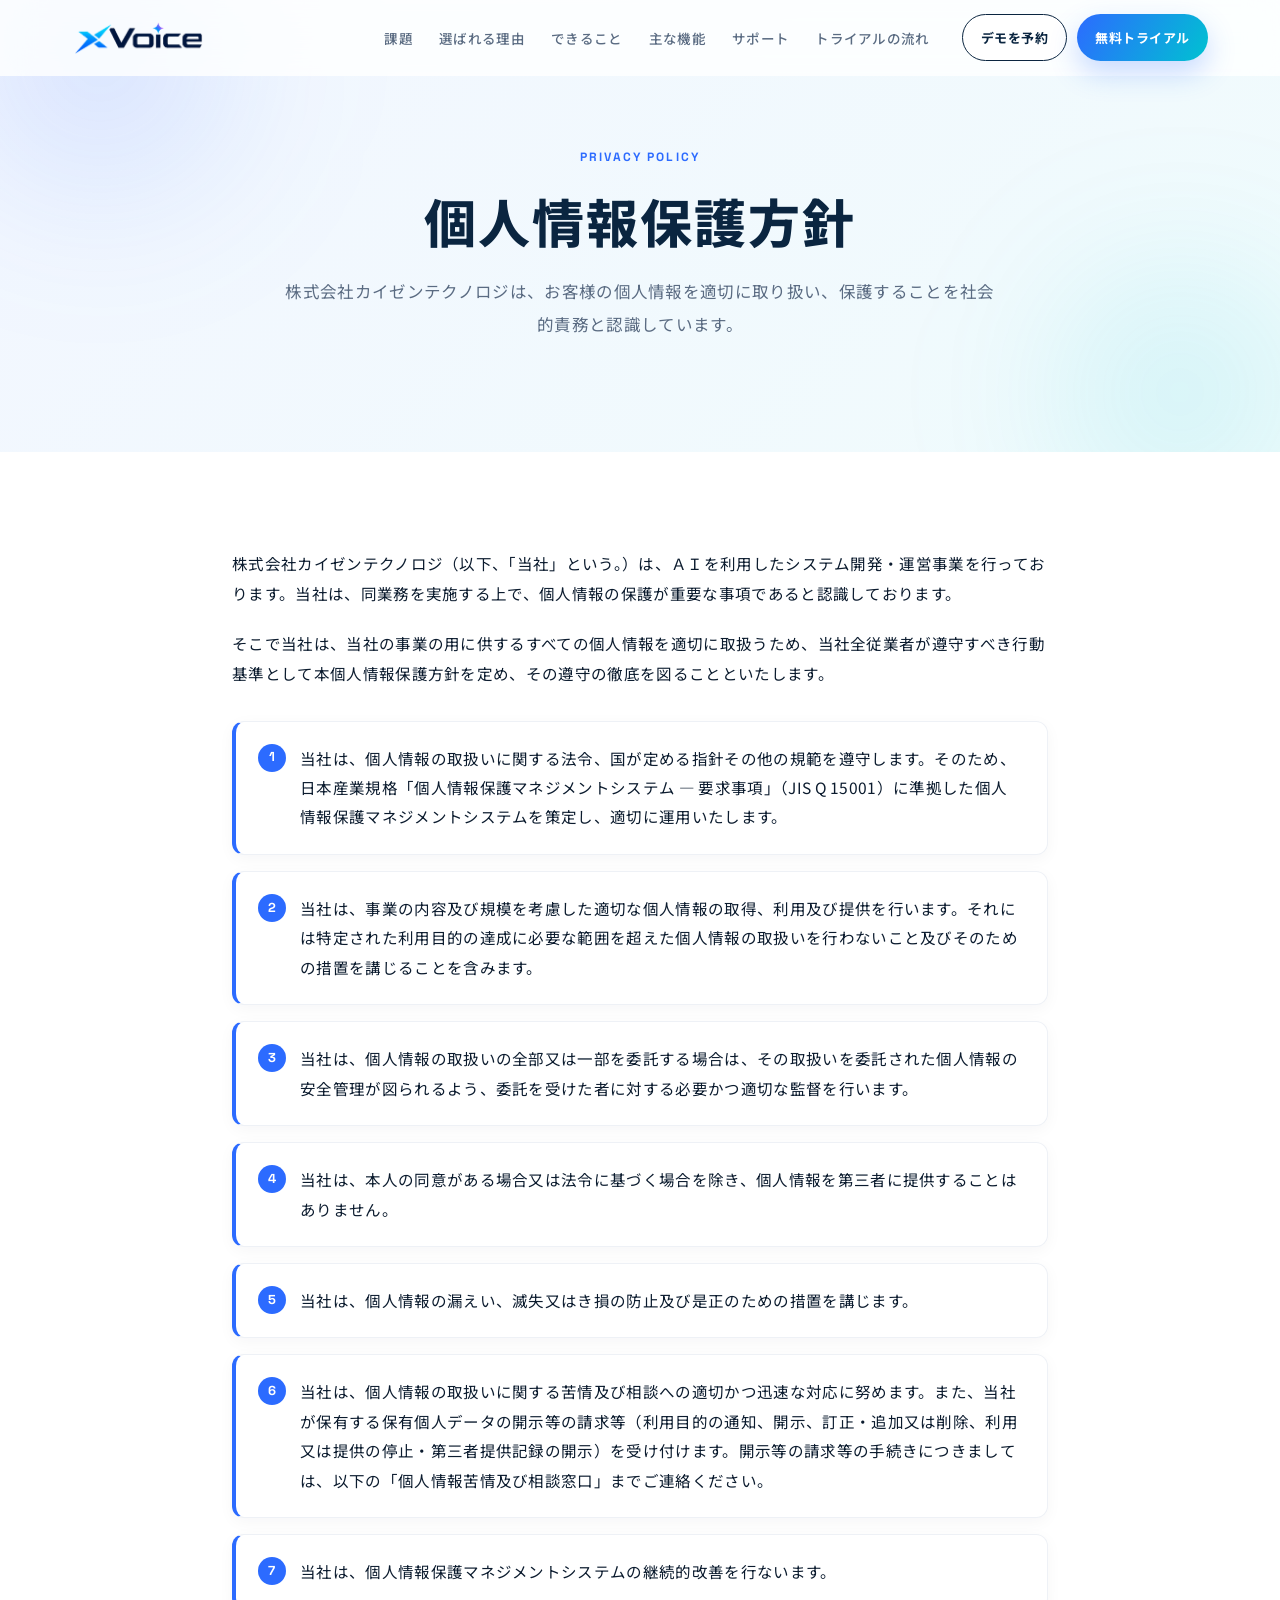
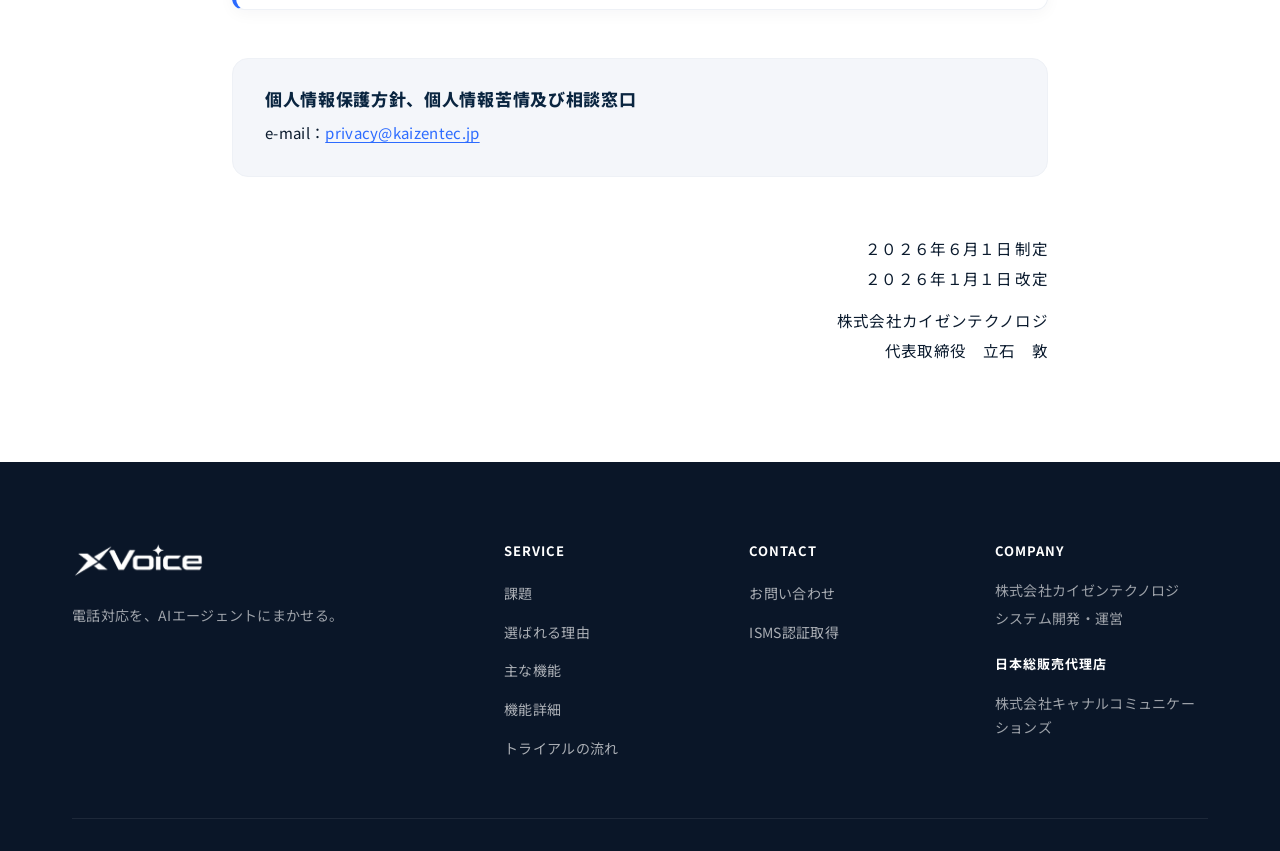
<file: privacypolicy.html>
<!DOCTYPE html>
<html lang="ja">
<head>
  <meta charset="UTF-8">
  <meta name="viewport" content="width=device-width, initial-scale=1.0">
  <title>個人情報保護方針 ｜ xVoice</title>
  <meta name="description" content="株式会社カイゼンテクノロジの個人情報保護方針（プライバシーポリシー）。">
  <link rel="preconnect" href="https://fonts.googleapis.com">
  <link rel="preconnect" href="https://fonts.gstatic.com" crossorigin>
  <link href="https://fonts.googleapis.com/css2?family=Noto+Sans+JP:wght@400;500;700;800&family=Space+Grotesk:wght@500;600;700&display=swap" rel="stylesheet">
  <link rel="stylesheet" href="style.css?v=44">
</head>
<body>

  <!-- ============ HEADER ============ -->
  <header data-section="header" class="site-header">
    <nav class="nav">
      <a href="index.html" class="nav-logo">
        <img src="assets/xvoice_logo.png?v=1" alt="xVoice" class="logo-img">
      </a>

      <ul class="nav-links">
        <li><a href="index.html#issues">課題</a></li>
        <li><a href="index.html#reasons">選ばれる理由</a></li>
        <li><a href="index.html#benefits">できること</a></li>
        <li><a href="features.html">主な機能</a></li>
        <li><a href="index.html#support">サポート</a></li>
        <li><a href="index.html#flow">トライアルの流れ</a></li>
      </ul>

      <div class="nav-cta">
        <a href="index.html#contact" class="btn btn-ghost">デモを予約</a>
        <a href="index.html#contact" class="btn btn-primary">無料トライアル</a>
      </div>

      <button class="hamburger" type="button" aria-label="メニュー" aria-expanded="false">
        <span class="hamburger-line"></span>
        <span class="hamburger-line"></span>
        <span class="hamburger-line"></span>
      </button>
    </nav>
  </header>

  <!-- Mobile menu -->
  <div class="mobile-menu">
    <ul>
      <li><a href="index.html#issues">課題</a></li>
      <li><a href="index.html#reasons">選ばれる理由</a></li>
      <li><a href="index.html#benefits">できること</a></li>
      <li><a href="features.html">主な機能</a></li>
      <li><a href="index.html#support">サポート</a></li>
      <li><a href="index.html#flow">トライアルの流れ</a></li>
    </ul>
    <div class="mobile-menu-cta">
      <a href="index.html#contact" class="btn btn-primary">お問い合わせ</a>
    </div>
  </div>
  <div class="mobile-menu-blur" data-menu-blur aria-hidden="true"></div>

  <main>

    <!-- ============ PAGE HERO ============ -->
    <section class="page-hero">
      <div class="container">
        <span class="page-hero-eyebrow">PRIVACY POLICY</span>
        <h1 class="page-hero-title">個人情報保護方針</h1>
        <p class="page-hero-lead">株式会社カイゼンテクノロジは、お客様の個人情報を適切に取り扱い、保護することを社会的責務と認識しています。</p>
      </div>
    </section>

    <!-- ============ PAGE CONTENT ============ -->
    <section class="page-content-section">
      <div class="container container-narrow">
        <div class="page-content">

          <p>株式会社カイゼンテクノロジ（以下、「当社」という。）は、ＡＩを利用したシステム開発・運営事業を行っております。当社は、同業務を実施する上で、個人情報の保護が重要な事項であると認識しております。</p>
          <p>そこで当社は、当社の事業の用に供するすべての個人情報を適切に取扱うため、当社全従業者が遵守すべき行動基準として本個人情報保護方針を定め、その遵守の徹底を図ることといたします。</p>

          <ol class="page-content-list">
            <li>当社は、個人情報の取扱いに関する法令、国が定める指針その他の規範を遵守します。そのため、日本産業規格「個人情報保護マネジメントシステム — 要求事項」（JIS Q 15001）に準拠した個人情報保護マネジメントシステムを策定し、適切に運用いたします。</li>
            <li>当社は、事業の内容及び規模を考慮した適切な個人情報の取得、利用及び提供を行います。それには特定された利用目的の達成に必要な範囲を超えた個人情報の取扱いを行わないこと及びそのための措置を講じることを含みます。</li>
            <li>当社は、個人情報の取扱いの全部又は一部を委託する場合は、その取扱いを委託された個人情報の安全管理が図られるよう、委託を受けた者に対する必要かつ適切な監督を行います。</li>
            <li>当社は、本人の同意がある場合又は法令に基づく場合を除き、個人情報を第三者に提供することはありません。</li>
            <li>当社は、個人情報の漏えい、滅失又はき損の防止及び是正のための措置を講じます。</li>
            <li>当社は、個人情報の取扱いに関する苦情及び相談への適切かつ迅速な対応に努めます。また、当社が保有する保有個人データの開示等の請求等（利用目的の通知、開示、訂正・追加又は削除、利用又は提供の停止・第三者提供記録の開示）を受け付けます。開示等の請求等の手続きにつきましては、以下の「個人情報苦情及び相談窓口」までご連絡ください。</li>
            <li>当社は、個人情報保護マネジメントシステムの継続的改善を行ないます。</li>
          </ol>

          <div class="page-content-box">
            <h2>個人情報保護方針、個人情報苦情及び相談窓口</h2>
            <p>e-mail：<a href="mailto:privacy@kaizentec.jp">privacy@kaizentec.jp</a></p>
          </div>

          <div class="page-content-sign">
            <p>２０２６年６月１日 制定<br>
            ２０２６年１月１日 改定</p>
            <p>株式会社カイゼンテクノロジ<br>
            代表取締役　立石　敦</p>
          </div>

        </div>
      </div>
    </section>
  </main>

  <!-- ============ Back to top button ============ -->
  <button type="button" class="back-to-top" data-back-to-top aria-label="ページの先頭へ戻る">
    <svg viewBox="0 0 24 24" fill="none" aria-hidden="true">
      <path d="M12 19V5M5 12l7-7 7 7" stroke="currentColor" stroke-width="2.2" stroke-linecap="round" stroke-linejoin="round"/>
    </svg>
  </button>

  <!-- ============ FOOTER ============ -->
  <footer data-section="footer" class="site-footer">
    <div class="container">
      <div class="footer-top">
        <div class="footer-brand">
          <a href="index.html" class="nav-logo nav-logo-light">
            <img src="assets/xvoice_logo.png?v=1" alt="xVoice" class="logo-img logo-img-light">
          </a>
          <p class="footer-tag">電話対応を、AIエージェントにまかせる。</p>
        </div>

        <div class="footer-cols">
          <div class="footer-col">
            <h4>SERVICE</h4>
            <ul>
              <li><a href="index.html#issues">課題</a></li>
              <li><a href="index.html#reasons">選ばれる理由</a></li>
              <li><a href="index.html#features">主な機能</a></li>
              <li><a href="features.html">機能詳細</a></li>
              <li><a href="index.html#flow">トライアルの流れ</a></li>
            </ul>
          </div>
          <div class="footer-col">
            <h4>CONTACT</h4>
            <ul>
              <li><a href="index.html#contact">お問い合わせ</a></li>
              <li><a href="isms.html">ISMS認証取得</a></li>
            </ul>
          </div>
          <div class="footer-col">
            <h4>COMPANY</h4>
            <div class="footer-company">
              <p>株式会社カイゼンテクノロジ</p>
              <p>システム開発・運営</p>
            </div>
            <h4 class="footer-col-h4-sub">日本総販売代理店</h4>
            <div class="footer-company">
              <p>株式会社キャナルコミュニケーションズ</p>
            </div>
          </div>
        </div>
      </div>
    </div>
  </footer>

  <script src="script.js?v=15"></script>
</body>
</html>
</file>
<file: style.css>
/* ============================================================
   xVoice — Local AI Voice Agent for Enterprise
   Style: Clean, Trust-driven, Trade-show ready
   ============================================================ */

/* ===== Tokens ===== */
:root {
  --color-bg: #ffffff;
  --color-bg-soft: #f4f6fa;
  --color-bg-deep: #0a1628;
  --color-text: #0b1b2e;
  --color-text-sub: #5a6b82;
  --color-text-mute: #8794a8;
  --color-primary: #0a2540;
  --color-accent: #2c6bff;
  --color-accent-soft: #e7eeff;
  --color-cyan: #00c2d1;
  --color-success: #1aa977;
  --color-border: #e5eaf2;
  --color-border-soft: #eef1f6;

  --grad-accent: linear-gradient(120deg, #2c6bff 0%, #00c2d1 100%);
  --grad-deep: linear-gradient(135deg, #0a1628 0%, #102a4d 100%);

  --shadow-sm: 0 4px 16px rgba(11, 27, 46, .04);
  --shadow-md: 0 8px 32px rgba(11, 27, 46, .06);
  --shadow-lg: 0 24px 64px rgba(11, 27, 46, .10);

  --radius-sm: 8px;
  --radius: 12px;
  --radius-lg: 16px;
  --radius-pill: 999px;

  --font-jp: "Noto Sans JP", -apple-system, "Hiragino Kaku Gothic ProN", "Yu Gothic", sans-serif;
  --font-en: "Space Grotesk", "Noto Sans JP", sans-serif;

  --container: 1200px;
  --container-narrow: 880px;
  --header-h: 76px;

  --ease-out: cubic-bezier(0.22, 1, 0.36, 1);
}

/* ===== Reset / Base ===== */
*,
*::before,
*::after { box-sizing: border-box; }

html { scroll-behavior: smooth; -webkit-text-size-adjust: 100%; }

body {
  margin: 0;
  font-family: var(--font-jp);
  font-weight: 400;
  font-size: 16px;
  line-height: 1.8;
  color: var(--color-text);
  background: var(--color-bg);
  -webkit-font-smoothing: antialiased;
  -moz-osx-font-smoothing: grayscale;
  letter-spacing: 0.02em;
}

img, svg { display: block; max-width: 100%; }
a { color: inherit; text-decoration: none; transition: color .25s var(--ease-out), opacity .25s var(--ease-out); }
ul, ol { list-style: none; padding: 0; margin: 0; }
button { font: inherit; color: inherit; cursor: pointer; background: none; border: none; padding: 0; }
h1, h2, h3, h4, h5 { margin: 0; line-height: 1.4; letter-spacing: 0.02em; }
p { margin: 0; }

/* ===== Container ===== */
.container {
  width: 100%;
  max-width: var(--container);
  margin: 0 auto;
  padding: 0 32px;
}
.container-narrow { max-width: var(--container-narrow); }

/* ===== Buttons ===== */
.btn {
  display: inline-flex;
  align-items: center;
  justify-content: center;
  gap: 10px;
  padding: 14px 26px;
  border-radius: var(--radius-pill);
  font-weight: 700;
  font-size: 14px;
  letter-spacing: 0.04em;
  white-space: nowrap;
  transition: transform .3s var(--ease-out), box-shadow .3s var(--ease-out), background-color .3s var(--ease-out), color .3s var(--ease-out), border-color .3s var(--ease-out);
}
.btn-lg { padding: 18px 32px; font-size: 15px; }
.btn-block { width: 100%; }
.btn-arrow { width: 18px; height: 18px; transition: transform .3s var(--ease-out); }

.btn-primary {
  background: var(--grad-accent);
  color: #fff;
  box-shadow: 0 12px 28px rgba(44, 107, 255, .25);
}
.btn-primary:hover { transform: translateY(-2px); box-shadow: 0 18px 38px rgba(44, 107, 255, .35); }
.btn-primary:hover .btn-arrow { transform: translateX(4px); }

/* Trial button: continuous gentle float */
.btn-trial {
  position: relative;
  animation: btnTrialPulse 2.6s ease-in-out infinite;
}
.btn-trial:hover { animation: none; }
.btn-trial-inner { position: relative; z-index: 1; }
@keyframes btnTrialPulse {
  0%, 100% { transform: translateY(0); }
  50% { transform: translateY(-3px); }
}
@media (prefers-reduced-motion: reduce) {
  .btn-trial { animation: none; }
}

.btn-ghost {
  background: rgba(255, 255, 255, .9);
  color: var(--color-primary);
  border: 1.5px solid var(--color-primary);
}
.btn-ghost:hover { background: var(--color-primary); color: #fff; transform: translateY(-2px); box-shadow: 0 12px 28px rgba(11, 27, 46, .2); }

.btn-white { background: #fff; color: var(--color-primary); }
.btn-white:hover { transform: translateY(-2px); box-shadow: 0 14px 32px rgba(0, 0, 0, .18); }
.btn-white:hover .btn-arrow { transform: translateX(4px); }

.btn-outline { background: transparent; color: #fff; border: 1px solid rgba(255, 255, 255, .35); }
.btn-outline:hover { background: rgba(255, 255, 255, .08); border-color: #fff; transform: translateY(-2px); }

/* ===== HEADER / NAV ===== */
.site-header {
  position: fixed;
  top: 0; left: 0;
  width: 100%;
  height: var(--header-h);
  background: rgba(255, 255, 255, .82);
  backdrop-filter: saturate(180%) blur(16px);
  -webkit-backdrop-filter: saturate(180%) blur(16px);
  border-bottom: 1px solid transparent;
  z-index: 100;
  transition: border-color .3s var(--ease-out), background-color .3s var(--ease-out);
}
.site-header.is-scrolled {
  border-bottom-color: var(--color-border-soft);
  background: rgba(255, 255, 255, .92);
}

.nav {
  height: 100%;
  max-width: var(--container);
  margin: 0 auto;
  padding: 0 32px;
  display: flex;
  align-items: center;
  gap: 32px;
}

.nav-logo {
  display: inline-flex;
  align-items: center;
  flex-shrink: 0;
  text-decoration: none;
}
.logo-img {
  display: block;
  height: 36px;
  width: auto;
}
.logo-img-light {
  filter: brightness(0) invert(1);
}

.nav-links {
  display: flex;
  gap: 26px;
  margin-left: auto;
}
.nav-links a {
  font-size: 13.5px;
  font-weight: 500;
  color: var(--color-text-sub);
  position: relative;
  padding: 6px 0;
}
.nav-links a::after {
  content: "";
  position: absolute;
  left: 0; right: 100%;
  bottom: 0;
  height: 1.5px;
  background: var(--color-accent);
  transition: right .35s var(--ease-out);
}
.nav-links a:hover { color: var(--color-text); }
.nav-links a:hover::after { right: 0; }

.nav-cta {
  display: flex;
  gap: 10px;
}
.nav-cta .btn { padding: 11px 18px; font-size: 13px; }

/* Hamburger */
.hamburger {
  display: none;
  position: relative;
  width: 40px;
  height: 40px;
  background: none;
  border: none;
  cursor: pointer;
  padding: 0;
  z-index: 1001;
  margin-left: auto;
}
.hamburger-line {
  position: absolute;
  left: 8px;
  width: 24px;
  height: 2px;
  background: var(--color-text);
  border-radius: 2px;
  transition: top 0.3s ease, opacity 0.2s ease, transform 0.3s ease;
}
.hamburger-line:nth-child(1) { top: 13px; }
.hamburger-line:nth-child(2) { top: 19px; }
.hamburger-line:nth-child(3) { top: 25px; }
.hamburger.active .hamburger-line:nth-child(1) { top: 19px; transform: rotate(45deg); }
.hamburger.active .hamburger-line:nth-child(2) { opacity: 0; transform: scaleX(0); }
.hamburger.active .hamburger-line:nth-child(3) { top: 19px; transform: rotate(-45deg); }

.mobile-menu {
  display: none;
  position: fixed;
  top: var(--header-h); left: 0;
  width: 100%;
  height: calc(90vh - var(--header-h));
  background: var(--color-bg);
  z-index: 90;
  flex-direction: column;
  justify-content: flex-start;
  align-items: center;
  gap: 14px;
  padding: 28px 24px 24px;
  overflow-y: auto;
}
.mobile-menu.active { display: flex; }
.mobile-menu ul {
  display: flex;
  flex-direction: column;
  gap: 14px;
  text-align: center;
  width: 100%;
}
.mobile-menu a {
  display: block;
  padding: 6px 0;
  font-size: 18px;
  font-weight: 700;
  color: var(--color-text);
  letter-spacing: 0.04em;
}

.mobile-menu-blur {
  display: none;
  position: fixed;
  left: 0; right: 0;
  bottom: 0;
  height: 10vh;
  z-index: 89;
  background: rgba(255, 255, 255, .15);
  backdrop-filter: saturate(160%) blur(10px);
  -webkit-backdrop-filter: saturate(160%) blur(10px);
  border-top: 1px solid rgba(11, 27, 46, .08);
  cursor: pointer;
}
.mobile-menu-blur.active { display: block; }
.mobile-menu-cta {
  display: flex;
  flex-direction: column;
  gap: 12px;
  width: 80%;
  max-width: 320px;
  text-align: center;
  margin-top: 12px;
}
.mobile-menu-cta .btn {
  width: 100%;
  justify-content: center;
  text-align: center;
  color: #fff;
}

/* ===== SECTION HEAD COMMON ===== */
.sec-head { margin-bottom: 56px; }
.sec-head-center { text-align: center; max-width: 880px; margin-left: auto; margin-right: auto; margin-bottom: 64px; }
.sec-head-center .sec-lead { max-width: 720px; margin-left: auto; margin-right: auto; }

.sec-eyebrow {
  display: inline-block;
  font-family: var(--font-en);
  font-size: 12px;
  font-weight: 600;
  letter-spacing: 0.24em;
  color: var(--color-accent);
  margin-bottom: 18px;
  text-transform: uppercase;
}
.sec-eyebrow-light { color: rgba(255, 255, 255, .8); }

.sec-title {
  font-size: clamp(26px, 3.4vw, 40px);
  font-weight: 800;
  letter-spacing: 0.04em;
  line-height: 1.5;
  color: var(--color-primary);
}
.sec-head-light .sec-title { color: #fff; }
.sec-lead {
  margin-top: 20px;
  color: var(--color-text-sub);
  font-size: 16.5px;
  line-height: 2;
}
.sec-head-light .sec-lead { color: rgba(255, 255, 255, .75); }
@media (min-width: 1024px) {
  .reasons .sec-head-center .sec-lead {
    max-width: none;
    white-space: nowrap;
  }
}

.sp-only { display: none; }
.pc-only { display: inline; }

/* ============================================================
   HERO
   ============================================================ */
.hero {
  position: relative;
  padding: calc(var(--header-h) + 32px) 0 56px;
  overflow: hidden;
  background: var(--color-bg);
}

.hero-bg {
  position: absolute; inset: 0;
  pointer-events: none;
}
.hero-grid {
  position: absolute; inset: 0;
  background-image:
    linear-gradient(to right, rgba(11, 27, 46, .045) 1px, transparent 1px),
    linear-gradient(to bottom, rgba(11, 27, 46, .045) 1px, transparent 1px);
  background-size: 64px 64px;
  mask-image: radial-gradient(ellipse at center, #000 0%, #000 60%, transparent 100%);
  -webkit-mask-image: radial-gradient(ellipse at center, #000 0%, #000 60%, transparent 100%);
}
.hero-glow {
  position: absolute;
  border-radius: 50%;
  filter: blur(80px);
  opacity: .55;
}
.hero-glow-a {
  width: 520px; height: 520px;
  background: radial-gradient(circle, rgba(44, 107, 255, .35), transparent 70%);
  top: -120px; left: -80px;
}
.hero-glow-b {
  width: 460px; height: 460px;
  background: radial-gradient(circle, rgba(0, 194, 209, .28), transparent 70%);
  top: 40%; right: -120px;
}

.hero-inner {
  position: relative;
  display: block;
  min-height: 420px;
}

.hero-content {
  position: relative;
  z-index: 2;
  max-width: 640px;
}

.eyebrow {
  display: inline-flex;
  align-items: center;
  gap: 8px;
  padding: 6px 12px;
  background: rgba(44, 107, 255, .08);
  border: 1px solid rgba(44, 107, 255, .15);
  border-radius: var(--radius-pill);
  font-family: var(--font-en);
  font-size: 12px;
  font-weight: 600;
  letter-spacing: 0.16em;
  color: var(--color-accent);
  max-width: 100%;
  white-space: nowrap;
}
.eyebrow-en { white-space: nowrap; }
.eyebrow-divider {
  width: 1px;
  height: 12px;
  background: rgba(44, 107, 255, .3);
  flex-shrink: 0;
}
.eyebrow-jp {
  font-family: var(--font-jp);
  font-size: 12px;
  font-weight: 500;
  letter-spacing: 0.04em;
  color: var(--color-text);
}
.eyebrow-dot {
  width: 6px; height: 6px;
  border-radius: 50%;
  background: var(--color-accent);
  box-shadow: 0 0 0 4px rgba(44, 107, 255, .15);
  animation: pulse 2s var(--ease-out) infinite;
}
@keyframes pulse {
  0%, 100% { box-shadow: 0 0 0 4px rgba(44, 107, 255, .15); }
  50% { box-shadow: 0 0 0 8px rgba(44, 107, 255, .04); }
}

.hero-title {
  margin-top: 14px;
  font-weight: 800;
  color: var(--color-primary);
  word-break: keep-all;
  overflow-wrap: normal;
}
.hero-title-sub {
  display: flex;
  flex-wrap: wrap;
  align-items: center;
  gap: 8px 8px;
  font-size: clamp(13px, 1.05vw, 15px);
  font-weight: 700;
  line-height: 1.5;
  letter-spacing: 0.04em;
  color: var(--color-primary);
  margin-bottom: 18px;
}
.hero-kw {
  display: inline-flex;
  align-items: center;
  padding: 5px 12px;
  background: linear-gradient(120deg, rgba(44, 107, 255, .12) 0%, rgba(0, 194, 209, .14) 100%);
  border: 1px solid rgba(44, 107, 255, .1);
  color: var(--color-accent);
  border-radius: var(--radius-pill);
  font-size: inherit;
  font-weight: 700;
  letter-spacing: 0.06em;
  line-height: 1;
  white-space: nowrap;
  box-shadow: 0 2px 6px rgba(44, 107, 255, .08);
}
.hero-kw-and {
  color: var(--color-text-sub);
  font-weight: 700;
  margin-left: 2px;
}
.hero-title-em {
  display: block;
  font-size: clamp(30px, 3vw, 42px);
  line-height: 1.5;
  letter-spacing: 0.02em;
  background: var(--grad-accent);
  -webkit-background-clip: text;
  background-clip: text;
  color: transparent;
}

.hero-lead {
  margin-top: 28px;
  font-size: 16px;
  line-height: 1.95;
  color: var(--color-text);
  font-weight: 500;
  max-width: 580px;
}

.hero-cta {
  margin-top: 40px;
  display: flex;
  flex-wrap: wrap;
  gap: 14px;
}

.hero-cta-below {
  position: relative;
  z-index: 2;
  display: flex;
  justify-content: center;
  margin-top: 12px;
}

.hero-meta {
  margin-top: 56px;
  display: flex;
  gap: 56px;
  padding-top: 32px;
  border-top: 1px solid var(--color-border-soft);
}
.hero-meta li {
  display: flex;
  flex-direction: column;
  gap: 8px;
}
.hero-meta .hero-num {
  font-family: var(--font-en);
  font-size: clamp(32px, 4vw, 48px);
  font-weight: 700;
  letter-spacing: 0.01em;
  line-height: 1;
  display: inline-flex;
  align-items: baseline;
  background: var(--grad-accent);
  -webkit-background-clip: text;
  background-clip: text;
  color: transparent;
}
.hero-meta .hero-num em { font-style: normal; }
.hero-meta .hero-num i {
  font-style: normal;
  font-size: 0.55em;
  margin-left: 2px;
  font-weight: 600;
}
.hero-meta span {
  font-size: 13.5px;
  color: var(--color-text-mute);
  letter-spacing: 0.06em;
}

/* Hero Visual — illustration anchored top-right */
.hero-visual {
  position: absolute;
  top: 0;
  right: -2%;
  width: 56%;
  max-width: 640px;
  z-index: 1;
  pointer-events: none;
}

.hero-illustration {
  position: relative;
  width: 100%;
}
.hero-illustration img {
  display: block;
  width: 100%;
  height: auto;
  border-radius: var(--radius-lg, 20px);
  -webkit-mask-image: linear-gradient(to right, transparent 0%, rgba(0,0,0,.55) 10%, #000 22%, #000 100%);
          mask-image: linear-gradient(to right, transparent 0%, rgba(0,0,0,.55) 10%, #000 22%, #000 100%);
}

.visual-card {
  position: relative;
  background: #fff;
  border: 1px solid var(--color-border);
  border-radius: var(--radius-lg);
  box-shadow: var(--shadow-lg);
  padding: 24px;
}
.visual-main {
  display: flex;
  flex-direction: column;
  gap: 14px;
  min-height: 360px;
}

.visual-card-head {
  display: flex;
  align-items: center;
  justify-content: space-between;
  padding-bottom: 14px;
  border-bottom: 1px solid var(--color-border-soft);
}
.visual-pill {
  display: inline-flex;
  align-items: center;
  gap: 6px;
  padding: 5px 12px;
  border-radius: var(--radius-pill);
  font-size: 11.5px;
  font-weight: 700;
  letter-spacing: 0.06em;
}
.visual-pill-live {
  background: rgba(255, 86, 86, .1);
  color: #ff5656;
}
.visual-pill-live .live-dot {
  width: 7px; height: 7px;
  border-radius: 50%;
  background: #ff5656;
  box-shadow: 0 0 0 4px rgba(255, 86, 86, .15);
  animation: livePulse 1.4s var(--ease-out) infinite;
}
/* Sequential reveal */
.visual-block-live.is-collapsed,
.visual-block-ai.is-collapsed,
.visual-task.is-collapsed { display: none !important; }
.visual-block-live.is-fade-in,
.visual-block-ai.is-fade-in,
.visual-task.is-fade-in {
  animation: blockFadeIn .55s var(--ease-out) both;
}
.visual-block-live.is-fade-out,
.visual-block-ai.is-fade-out,
.visual-task.is-fade-out {
  animation: blockFadeOut .5s var(--ease-in) both;
}
@keyframes blockFadeIn {
  from { opacity: 0; transform: translateY(10px); }
  to { opacity: 1; transform: translateY(0); }
}
@keyframes blockFadeOut {
  from { opacity: 1; transform: translateY(0); }
  to { opacity: 0; transform: translateY(-4px); }
}
.visual-time {
  font-family: var(--font-en);
  font-size: 12px;
  color: var(--color-text-mute);
  letter-spacing: 0.06em;
}

.visual-caller {
  display: flex;
  align-items: center;
  gap: 12px;
  padding: 14px 16px;
  background: var(--color-bg-soft);
  border-radius: var(--radius);
}
.caller-icon {
  width: 34px; height: 34px;
  flex-shrink: 0;
  border-radius: 10px;
  background: var(--grad-accent);
  color: #fff;
  display: inline-flex;
  align-items: center;
  justify-content: center;
  box-shadow: 0 6px 16px rgba(44, 107, 255, .22);
}
.caller-icon svg { width: 18px; height: 18px; }
.caller-num {
  flex: 1;
  font-family: var(--font-en);
  font-size: 14.5px;
  font-weight: 600;
  color: var(--color-primary);
  letter-spacing: 0.04em;
}
.caller-tag {
  font-size: 10.5px;
  padding: 3px 10px;
  background: rgba(11, 27, 46, .06);
  color: var(--color-text-sub);
  border-radius: var(--radius-pill);
  letter-spacing: 0.08em;
}

.visual-block {
  padding: 14px 16px;
  background: linear-gradient(135deg, rgba(44, 107, 255, .04), rgba(0, 194, 209, .03));
  border: 1px solid var(--color-border-soft);
  border-radius: var(--radius);
  position: relative;
  overflow: hidden;
}
.visual-block::before {
  content: "";
  position: absolute;
  top: 0; left: 0;
  width: 100%; height: 1px;
  background: var(--grad-accent);
  opacity: .5;
}
.block-tag {
  display: flex;
  align-items: center;
  gap: 8px;
  font-size: 10.5px;
  font-weight: 700;
  letter-spacing: 0.14em;
  color: var(--color-text-sub);
  margin-bottom: 10px;
  text-transform: uppercase;
}
.tag-icon {
  width: 6px; height: 6px;
  border-radius: 50%;
  background: var(--color-cyan);
  display: inline-block;
}
.tag-icon-ai {
  background: var(--color-accent);
  box-shadow: 0 0 0 3px rgba(44, 107, 255, .15);
}
.confidence {
  margin-left: auto;
  font-family: var(--font-en);
  font-size: 9.5px;
  letter-spacing: 0.08em;
  color: var(--color-text-mute);
  font-weight: 500;
  text-transform: none;
}

.visual-customer {
  display: grid;
  grid-template-columns: 38px 1fr;
  gap: 12px;
  align-items: center;
}
.customer-avatar {
  width: 38px; height: 38px;
  border-radius: 50%;
  background: var(--color-primary);
  color: #fff;
  font-weight: 700;
  font-size: 15px;
  display: flex;
  align-items: center;
  justify-content: center;
}
.customer-body {
  display: flex;
  flex-direction: column;
  gap: 2px;
  line-height: 1.4;
}
.customer-body strong {
  font-size: 14px;
  font-weight: 700;
  color: var(--color-primary);
}
.customer-meta {
  font-size: 11px;
  color: var(--color-text-sub);
  letter-spacing: 0.04em;
}

.visual-block-ai {
  background: linear-gradient(135deg, rgba(44, 107, 255, .07), rgba(0, 194, 209, .05));
}

/* Live transcription block */
.visual-block-live {
  display: flex;
  flex-direction: column;
}
.tag-icon-rec {
  background: #ff5656;
  box-shadow: 0 0 0 3px rgba(255, 86, 86, .18);
  animation: livePulse 1.4s var(--ease-out) infinite;
}
.rec-tag {
  margin-left: auto;
  display: inline-flex;
  align-items: center;
  gap: 5px;
  font-family: var(--font-en);
  font-size: 9.5px;
  letter-spacing: 0.16em;
  color: #ff5656;
  font-weight: 700;
  text-transform: none;
}
.rec-tag i {
  width: 6px; height: 6px;
  border-radius: 50%;
  background: #ff5656;
  display: inline-block;
  animation: livePulse 1.4s var(--ease-out) infinite;
}
.transcription,
.ai-summary-text {
  font-size: 12.5px;
  line-height: 1.85;
  color: var(--color-text);
  letter-spacing: 0.01em;
}
.typed { white-space: pre-wrap; }
.caret {
  display: inline-block;
  width: 2px;
  height: 1.05em;
  background: var(--color-accent);
  vertical-align: -2px;
  margin-left: 2px;
  animation: caretBlink 1s steps(1) infinite;
}
.typed.is-typed + .caret { display: none; }
@keyframes caretBlink {
  0%, 50% { opacity: 1; }
  50.01%, 100% { opacity: 0; }
}

/* State 2: task auto-registration card */
.visual-task {
  margin-top: auto;
  padding: 14px 16px;
  background: var(--color-primary);
  color: #fff;
  border-radius: var(--radius);
  position: relative;
  overflow: hidden;
}
.visual-task::before {
  content: "";
  position: absolute;
  top: 0; left: 0;
  width: 100%; height: 1px;
  background: var(--grad-accent);
}
.task-head {
  display: flex;
  align-items: center;
  gap: 10px;
  padding-bottom: 10px;
  margin-bottom: 10px;
  border-bottom: 1px solid rgba(255, 255, 255, .12);
}
.task-check {
  width: 22px; height: 22px;
  border-radius: 50%;
  background: var(--color-cyan);
  color: var(--color-primary);
  display: inline-flex;
  align-items: center;
  justify-content: center;
  flex-shrink: 0;
}
.task-check svg { width: 12px; height: 12px; }
.task-title {
  flex: 1;
  font-size: 12.5px;
  font-weight: 700;
  letter-spacing: 0.02em;
}
.task-status {
  font-family: var(--font-en);
  font-size: 9.5px;
  font-weight: 700;
  letter-spacing: 0.14em;
  padding: 3px 8px;
  background: rgba(0, 194, 209, .18);
  color: var(--color-cyan);
  border-radius: var(--radius-pill);
  text-transform: uppercase;
}
.task-meta {
  display: grid;
  gap: 6px;
}
.task-meta > div {
  display: grid;
  grid-template-columns: 52px 1fr;
  align-items: baseline;
  gap: 12px;
  font-size: 11.5px;
}
.task-meta dt {
  font-size: 10px;
  letter-spacing: 0.14em;
  color: rgba(255, 255, 255, .5);
  text-transform: uppercase;
  font-weight: 600;
}
.task-meta dd {
  color: rgba(255, 255, 255, .95);
  font-weight: 500;
}

/* ============================================================
   TRUST
   ============================================================ */
.trust {
  padding: 56px 0;
  background: var(--color-bg);
  border-top: 1px solid var(--color-border-soft);
  border-bottom: 1px solid var(--color-border-soft);
}
.trust-label {
  text-align: center;
  display: flex;
  flex-direction: column;
  align-items: center;
  gap: 12px;
}
.trust-label-sub {
  font-size: 13px;
  color: var(--color-text-sub);
  letter-spacing: 0.16em;
  font-weight: 500;
  position: relative;
  padding: 0 28px;
}
.trust-label-sub::before,
.trust-label-sub::after {
  content: "";
  position: absolute;
  top: 50%;
  width: 18px;
  height: 1px;
  background: var(--color-border);
}
.trust-label-sub::before { left: 0; }
.trust-label-sub::after { right: 0; }
.trust-label-main {
  font-size: clamp(18px, 2.4vw, 26px);
  font-weight: 800;
  color: var(--color-primary);
  letter-spacing: 0.04em;
  line-height: 1.55;
}
.trust-label-main em {
  font-style: normal;
  font-family: var(--font-en);
  font-size: 1.35em;
  letter-spacing: 0.01em;
  background: var(--grad-accent);
  -webkit-background-clip: text;
  background-clip: text;
  color: transparent;
  margin: 0 4px;
}

/* ============================================================
   ISSUES (checkbox list)
   ============================================================ */
.issues {
  position: relative;
  padding: 120px 0 220px;
  background: #081a30;
  color: rgba(255, 255, 255, .85);
  clip-path: polygon(0 0, 100% 0, 100% calc(100% - 120px), 50% 100%, 0 calc(100% - 120px));
}

.issue-list {
  display: grid;
  grid-template-columns: repeat(2, 1fr);
  gap: 20px;
}
.issue-check {
  display: grid;
  grid-template-columns: 56px 1fr;
  gap: 20px;
  padding: 28px 28px 28px 24px;
  background: #fff;
  border: 1px solid transparent;
  border-radius: var(--radius-lg);
  transition: transform .35s var(--ease-out), box-shadow .35s var(--ease-out), border-color .35s var(--ease-out);
}
.issue-check:hover {
  transform: translateY(-3px);
  box-shadow: 0 16px 36px rgba(0, 0, 0, .35);
  border-color: var(--color-accent);
}
.check-mark {
  width: 44px; height: 44px;
  border-radius: 12px;
  background: var(--grad-accent);
  color: #fff;
  display: inline-flex;
  align-items: center;
  justify-content: center;
  box-shadow: 0 8px 20px rgba(44, 107, 255, .22);
}
.check-mark svg { width: 24px; height: 24px; }
.check-body h3 {
  font-size: 17px;
  font-weight: 800;
  color: var(--color-primary);
  margin-bottom: 8px;
  line-height: 1.55;
}
.check-body p {
  font-size: 15px;
  color: var(--color-text-sub);
  line-height: 1.9;
}

.issue-summary {
  margin-top: 48px;
  text-align: center;
  font-size: 16.5px;
  line-height: 2;
  color: rgba(255, 255, 255, .82);
  letter-spacing: 0.02em;
  font-weight: 600;
}

/* Wrapper for issue-bridge that sits on light bg below the dark ISSUES section */
.issue-bridge-wrap {
  padding: 48px 0 64px;
  background: var(--color-bg);
}

.issue-bridge {
  padding: 40px 48px;
  background: transparent;
  border-radius: var(--radius-lg);
  position: relative;
  overflow: hidden;
}
.issue-bridge p {
  font-size: clamp(15px, 1.7vw, 17px);
  color: var(--color-text);
  line-height: 2;
  letter-spacing: 0.04em;
  text-align: center;
}
.issue-bridge strong {
  display: inline-block;
  font-size: clamp(20px, 2.6vw, 28px);
  font-weight: 800;
  letter-spacing: 0.06em;
  margin-bottom: 12px;
  background: var(--grad-accent);
  -webkit-background-clip: text;
  background-clip: text;
  color: transparent;
}

/* ============================================================
   REASONS
   ============================================================ */
.reasons {
  position: relative;
  padding: 140px 0;
  background: var(--color-bg);
  overflow: hidden;
}
.reasons::before {
  content: "";
  position: absolute;
  inset: 0;
  background-image:
    linear-gradient(to right, rgba(11, 27, 46, .045) 1px, transparent 1px),
    linear-gradient(to bottom, rgba(11, 27, 46, .045) 1px, transparent 1px);
  background-size: 48px 48px;
  mask-image: radial-gradient(ellipse at center, #000 35%, transparent 80%);
  -webkit-mask-image: radial-gradient(ellipse at center, #000 35%, transparent 80%);
  pointer-events: none;
  z-index: 0;
}
.reasons .container { position: relative; z-index: 1; }

.reason-hero {
  display: grid;
  grid-template-columns: 1fr 320px;
  gap: 48px;
  align-items: center;
  padding: 40px 48px;
  margin-bottom: 32px;
  background: linear-gradient(135deg, var(--color-accent-soft) 0%, rgba(0, 194, 209, .08) 100%);
  border: 1px solid var(--color-accent-soft);
  border-radius: var(--radius-lg);
  position: relative;
  overflow: hidden;
}
.reason-hero::before {
  content: "";
  position: absolute;
  inset: 0;
  background: radial-gradient(circle at right top, rgba(44, 107, 255, .12), transparent 60%);
  pointer-events: none;
}
.reason-num {
  font-family: var(--font-en);
  font-size: 56px;
  font-weight: 700;
  letter-spacing: 0.02em;
  line-height: 1;
  background: var(--grad-accent);
  -webkit-background-clip: text;
  background-clip: text;
  color: transparent;
}
.reason-hero-text { position: relative; z-index: 1; }
.reason-hero-text h3 {
  font-size: clamp(22px, 2.6vw, 30px);
  font-weight: 800;
  color: var(--color-primary);
  margin-bottom: 14px;
  line-height: 1.5;
}
.reason-hero-text p {
  font-size: 16px;
  color: var(--color-text-sub);
  line-height: 2;
}
.reason-hero-image {
  position: relative;
  z-index: 1;
  width: 100%;
  aspect-ratio: 4 / 3;
  background: rgba(255, 255, 255, .7);
  border: 1px solid rgba(44, 107, 255, .15);
  border-radius: var(--radius);
  display: flex;
  align-items: center;
  justify-content: center;
  overflow: hidden;
}
.reason-illust {
  width: 100%;
  height: 100%;
  display: block;
}

.reason-grid {
  display: grid;
  grid-template-columns: repeat(2, 1fr);
  gap: 14px;
  counter-reset: none;
}
.reason-card {
  position: relative;
  padding: 24px 22px;
  background: #fff;
  border: 1px solid var(--color-border-soft);
  border-radius: var(--radius-lg);
  display: flex;
  flex-direction: column;
  gap: 18px;
  transition: transform .35s var(--ease-out), box-shadow .35s var(--ease-out), border-color .35s var(--ease-out);
}
.reason-card:hover {
  transform: translateY(-4px);
  box-shadow: var(--shadow-md);
  border-color: var(--color-accent-soft);
}
.reason-card .reason-num {
  font-size: 36px;
  margin-bottom: -6px;
}
.reason-image {
  width: 100%;
  aspect-ratio: 16 / 9;
  background: linear-gradient(135deg, rgba(44, 107, 255, .04), rgba(0, 194, 209, .03));
  border: 1px solid var(--color-border-soft);
  border-radius: var(--radius);
  display: flex;
  align-items: center;
  justify-content: center;
  margin-bottom: 4px;
  overflow: hidden;
}
.reason-card h3 {
  font-size: 19px;
  font-weight: 800;
  color: var(--color-primary);
  line-height: 1.55;
}
.reason-card p {
  font-size: 15px;
  color: var(--color-text-sub);
  line-height: 1.95;
}

/* ============================================================
   BENEFITS (xVoiceがお役立ちできること)
   ============================================================ */
.benefits {
  padding: 140px 0;
  background: var(--color-bg-soft);
}
.benefit-grid {
  display: grid;
  grid-template-columns: repeat(4, 1fr);
  gap: 20px;
}
.benefit-card {
  padding: 36px 28px;
  background: #fff;
  border: 1px solid var(--color-border-soft);
  border-radius: var(--radius-lg);
  transition: transform .35s var(--ease-out), box-shadow .35s var(--ease-out), border-color .35s var(--ease-out);
  display: flex;
  flex-direction: column;
  gap: 16px;
  position: relative;
  overflow: hidden;
}
.benefit-card::before {
  content: "";
  position: absolute;
  top: 0; left: 0;
  width: 100%; height: 3px;
  background: var(--grad-accent);
  opacity: .85;
}
.benefit-card:hover {
  transform: translateY(-4px);
  box-shadow: var(--shadow-md);
  border-color: var(--color-accent-soft);
}
.benefit-tag {
  font-family: var(--font-en);
  font-size: 12px;
  font-weight: 700;
  letter-spacing: 0.18em;
  color: var(--color-accent);
}
.benefit-icon {
  width: 88px;
  height: 88px;
  margin: 0 auto;
  color: var(--color-accent);
  display: inline-flex;
  align-items: center;
  justify-content: center;
}
.benefit-icon svg { width: 80px; height: 80px; }
.benefit-card h3 {
  font-size: 20px;
  font-weight: 800;
  color: var(--color-primary);
  line-height: 1.5;
}
.benefit-headline {
  font-size: 13px;
  font-weight: 600;
  color: var(--color-text-sub);
  letter-spacing: 0.04em;
  padding-bottom: 14px;
  border-bottom: 1px solid var(--color-border-soft);
}
.benefit-bullets {
  display: flex;
  flex-direction: column;
  gap: 10px;
  margin-top: 4px;
}
.benefit-bullets li {
  position: relative;
  padding-left: 22px;
  font-size: 14.5px;
  color: var(--color-text);
  line-height: 1.8;
}
.benefit-bullets li::before {
  content: "";
  position: absolute;
  left: 0; top: 9px;
  width: 14px; height: 14px;
  background: var(--color-accent);
  border-radius: 50%;
  mask: url("data:image/svg+xml;utf8,<svg xmlns='http://www.w3.org/2000/svg' viewBox='0 0 24 24' fill='none'><path d='M5 12l4 4L19 6' stroke='white' stroke-width='3.5' stroke-linecap='round' stroke-linejoin='round'/></svg>") center/10px no-repeat;
  -webkit-mask: url("data:image/svg+xml;utf8,<svg xmlns='http://www.w3.org/2000/svg' viewBox='0 0 24 24' fill='none'><path d='M5 12l4 4L19 6' stroke='white' stroke-width='3.5' stroke-linecap='round' stroke-linejoin='round'/></svg>") center/10px no-repeat;
}

/* ============================================================
   CORE FEATURES
   ============================================================ */
.features {
  padding: 140px 0;
  background: var(--color-bg);
  position: relative;
  overflow: hidden;
}
.features-bg {
  position: absolute;
  inset: 0;
  pointer-events: none;
  z-index: 0;
}
.features-svg {
  width: 100%;
  height: 100%;
  display: block;
}
.flow-line {
  transform-box: fill-box;
}
.flow-line-1 { animation: flowLine 6s 0.0s linear infinite; }
.flow-line-2 { animation: flowLine 7.4s 1.2s linear infinite; }
.flow-line-3 { animation: flowLine 5.6s 0.4s linear infinite; }
.flow-line-4 { animation: flowLine 8.2s 2.0s linear infinite; }
.flow-line-5 { animation: flowLine 6.8s 0.8s linear infinite; }
@keyframes flowLine {
  0%   { transform: translateY(0); opacity: 0; }
  10%  { opacity: 1; }
  90%  { opacity: 1; }
  100% { transform: translateY(1820px); opacity: 0; }
}
.features .container {
  position: relative;
  z-index: 1;
}

.feature-stack {
  display: flex;
  flex-direction: column;
  gap: 96px;
}

.feature-row {
  display: grid;
  grid-template-columns: 1fr 1fr;
  gap: 80px;
  align-items: center;
}
.feature-row-reverse .feature-row-text { order: 2; }
.feature-row-reverse .feature-row-visual { order: 1; }

.feature-num {
  display: inline-block;
  font-family: var(--font-en);
  font-size: 12px;
  font-weight: 600;
  letter-spacing: 0.24em;
  color: var(--color-accent);
  margin-bottom: 18px;
}
.feature-row h3 {
  font-size: clamp(22px, 2.4vw, 30px);
  font-weight: 800;
  color: var(--color-primary);
  margin-bottom: 20px;
  line-height: 1.5;
}
.feature-row > .feature-row-text > p {
  font-size: 16.5px;
  color: var(--color-text-sub);
  line-height: 2;
  margin-bottom: 28px;
}
.feature-bullets {
  display: flex;
  flex-direction: column;
  padding: 22px 24px;
  background: rgba(44, 107, 255, .04);
  border: 1px solid var(--color-accent-soft);
  border-radius: var(--radius);
}
.feature-bullets li {
  position: relative;
  padding-left: 44px;
  min-height: 28px;
  font-size: 15.5px;
  font-weight: 600;
  color: var(--color-text);
  line-height: 1.6;
  letter-spacing: 0.02em;
  display: flex;
  align-items: center;
}
.feature-bullets li:not(:last-child) {
  padding-bottom: 16px;
  margin-bottom: 16px;
  border-bottom: 1px dashed rgba(44, 107, 255, .18);
}
.feature-bullets li::before {
  content: "";
  position: absolute;
  left: 0;
  top: 0;
  width: 28px;
  height: 28px;
  background-image:
    url("data:image/svg+xml;utf8,%3Csvg xmlns='http://www.w3.org/2000/svg' viewBox='0 0 24 24' fill='none'%3E%3Cpath d='M5 12l4 4L19 6' stroke='white' stroke-width='3.4' stroke-linecap='round' stroke-linejoin='round'/%3E%3C/svg%3E"),
    var(--grad-accent);
  background-repeat: no-repeat;
  background-position: center;
  background-size: 17px, cover;
  border-radius: 50%;
  box-shadow: 0 4px 12px rgba(44, 107, 255, .25);
}

/* Feature visual cards */
.feat-card {
  background: #fff;
  border: 1px solid var(--color-border);
  border-radius: var(--radius-lg);
  padding: 28px;
  box-shadow: var(--shadow-md);
  position: relative;
  overflow: hidden;
}
.feat-card::before {
  content: "";
  position: absolute;
  top: -1px; left: -1px;
  width: 60%; height: 4px;
  background: var(--grad-accent);
  border-top-left-radius: var(--radius-lg);
}
.feat-card-head {
  display: flex;
  align-items: center;
  justify-content: space-between;
  margin-bottom: 20px;
  padding-bottom: 16px;
  border-bottom: 1px solid var(--color-border-soft);
}
.feat-pill {
  display: inline-block;
  padding: 5px 12px;
  background: rgba(44, 107, 255, .1);
  color: var(--color-accent);
  font-family: var(--font-en);
  font-size: 13px;
  font-weight: 700;
  letter-spacing: 0.12em;
  border-radius: var(--radius-pill);
}
.feat-pill-blue { background: rgba(44, 107, 255, .1); color: var(--color-accent); }
.feat-pill-cyan { background: rgba(0, 194, 209, .12); color: var(--color-cyan); }
.feat-pill-live {
  background: rgba(255, 86, 86, .1);
  color: #ff5656;
  display: inline-flex;
  align-items: center;
  gap: 6px;
}
.live-dot {
  width: 7px; height: 7px;
  border-radius: 50%;
  background: #ff5656;
  box-shadow: 0 0 0 4px rgba(255, 86, 86, .15);
  animation: livePulse 1.4s var(--ease-out) infinite;
}
@keyframes livePulse {
  0%, 100% { box-shadow: 0 0 0 4px rgba(255, 86, 86, .15); opacity: 1; }
  50% { box-shadow: 0 0 0 8px rgba(255, 86, 86, .04); opacity: .6; }
}
.feat-time {
  font-family: var(--font-en);
  font-size: 13.5px;
  color: var(--color-text-mute);
  letter-spacing: 0.06em;
}

.feat-flow {
  display: flex;
  flex-direction: column;
  gap: 12px;
}

/* feat-card with typewriter cycle (FEATURE 02 reuses FV blocks) */
.feat-card-cycle .feat-card-head { margin-bottom: 14px; }
.feat-card-cycle > .visual-block + .visual-block { margin-top: 14px; }
.feat-card-cycle .block-tag { font-size: 12px; }
.feat-card-cycle .transcription,
.feat-card-cycle .ai-summary-text { font-size: 14px; line-height: 1.85; }

/* Dashboard (FEATURE 04) */
.feat-dashboard .dash-kpis {
  display: grid;
  grid-template-columns: repeat(3, 1fr);
  gap: 10px;
  margin-bottom: 16px;
}
.dash-kpi {
  background: var(--color-bg-soft);
  border-radius: var(--radius);
  padding: 12px;
  display: flex;
  flex-direction: column;
  gap: 4px;
}
.dash-kpi-label {
  font-size: 12.5px;
  color: var(--color-text-mute);
  letter-spacing: 0.04em;
}
.dash-kpi-value {
  font-family: var(--font-en);
  font-size: 26px;
  font-weight: 700;
  color: var(--color-primary);
  line-height: 1;
}
.dash-kpi-value small {
  font-size: 13px;
  margin-left: 2px;
  color: var(--color-text-sub);
  font-weight: 600;
}
.dash-kpi-trend {
  font-family: var(--font-en);
  font-size: 11.5px;
  font-weight: 700;
  letter-spacing: 0.04em;
}
.dash-kpi-trend.up { color: #16a34a; }
.dash-kpi-trend.down { color: #dc2626; }

.dash-chart {
  background: var(--color-bg-soft);
  border-radius: var(--radius);
  padding: 14px;
  margin-bottom: 14px;
}
.dash-chart-head {
  display: flex;
  justify-content: space-between;
  align-items: center;
  margin-bottom: 12px;
}
.dash-chart-title {
  font-size: 14px;
  font-weight: 700;
  color: var(--color-primary);
  letter-spacing: 0.04em;
}
.dash-chart-period {
  font-family: var(--font-en);
  font-size: 11.5px;
  color: var(--color-text-mute);
  letter-spacing: 0.06em;
}
.dash-bars {
  display: flex;
  flex-direction: column;
  gap: 9px;
}
.dash-bar {
  display: grid;
  grid-template-columns: 92px 1fr 44px;
  gap: 10px;
  align-items: center;
  font-size: 13px;
}
.dash-bar-label {
  color: var(--color-text-sub);
  font-weight: 600;
  letter-spacing: 0.02em;
}
.dash-bar-track {
  background: rgba(11, 27, 46, .06);
  border-radius: 99px;
  height: 8px;
  overflow: hidden;
}
.dash-bar-fill {
  display: block;
  height: 100%;
  background: var(--grad-accent);
  border-radius: 99px;
}
.dash-bar-value {
  font-family: var(--font-en);
  font-weight: 700;
  color: var(--color-primary);
  text-align: right;
  font-size: 14px;
}

.dash-spark {
  display: flex;
  align-items: center;
  justify-content: space-between;
  gap: 14px;
  padding: 12px 14px;
  background: rgba(44, 107, 255, .04);
  border-radius: var(--radius);
}
.dash-spark svg {
  flex: 1;
  height: 38px;
  max-width: 60%;
}
.dash-spark-label {
  font-size: 12.5px;
  color: var(--color-text-sub);
  letter-spacing: 0.04em;
  font-weight: 600;
}

/* Relay flow (FEATURE 01: customer → AI → staff) */
.relay-flow {
  display: grid;
  grid-template-columns: 1fr auto 1fr auto 1fr;
  align-items: center;
  gap: 6px;
  padding: 18px 4px;
}
.relay-node {
  display: flex;
  flex-direction: column;
  align-items: center;
  gap: 6px;
  padding: 14px 8px;
  border-radius: var(--radius);
  background: var(--color-bg-soft);
  border: 1px solid var(--color-border-soft);
  transition: all .4s var(--ease-out);
}
.relay-avatar {
  width: 44px;
  height: 44px;
  border-radius: 50%;
  background: #fff;
  border: 1.6px solid var(--color-border);
  color: var(--color-text-sub);
  display: inline-flex;
  align-items: center;
  justify-content: center;
  transition: all .4s var(--ease-out);
}
.relay-avatar svg { width: 22px; height: 22px; }
.relay-ai-text {
  font-family: var(--font-en);
  font-size: 13px;
  font-weight: 800;
  letter-spacing: 0.04em;
}
.relay-node-ai .relay-avatar {
  background: var(--grad-accent);
  border-color: transparent;
  color: #fff;
}
.relay-label {
  font-size: 14px;
  font-weight: 700;
  color: var(--color-primary);
}
.relay-sub {
  font-size: 12px;
  color: var(--color-text-mute);
  letter-spacing: 0.04em;
}
.relay-node.is-active {
  background: rgba(44, 107, 255, .08);
  border-color: var(--color-accent-soft);
  transform: translateY(-3px);
  box-shadow: 0 8px 20px rgba(44, 107, 255, .12);
}
.relay-node.is-active .relay-avatar {
  border-color: var(--color-accent);
  color: var(--color-accent);
}
.relay-node-ai.is-active .relay-avatar {
  border-color: transparent;
  color: #fff;
  animation: aiPulse 1.4s var(--ease-out) infinite;
}
@keyframes aiPulse {
  0%, 100% { box-shadow: 0 0 0 4px rgba(44, 107, 255, .2); }
  50% { box-shadow: 0 0 0 10px rgba(44, 107, 255, .04); }
}
.relay-node.is-done .relay-avatar {
  background: var(--color-accent-soft);
  border-color: transparent;
  color: var(--color-accent);
}
.relay-node-ai.is-done .relay-avatar {
  background: var(--grad-accent);
  color: #fff;
}
.relay-link {
  display: inline-flex;
  align-items: center;
  justify-content: center;
  color: var(--color-border);
  transition: color .4s var(--ease-out);
}
.relay-link svg {
  width: 36px;
  height: 8px;
}
.relay-link.is-active { color: var(--color-accent); }

.relay-status {
  display: flex;
  align-items: center;
  justify-content: center;
  gap: 8px;
  margin-top: 8px;
  padding: 12px 16px;
  background: var(--color-primary);
  color: #fff;
  border-radius: var(--radius);
  font-size: 14px;
  font-weight: 600;
  letter-spacing: 0.02em;
  opacity: 0;
  transform: translateY(8px);
  transition: opacity .4s var(--ease-out), transform .4s var(--ease-out);
}
.relay-status svg {
  width: 18px; height: 18px;
  color: var(--color-cyan);
}
.relay-status.is-shown {
  opacity: 1;
  transform: translateY(0);
}
.flow-step {
  position: relative;
  display: flex;
  align-items: center;
  gap: 14px;
  padding: 14px 18px;
  background: var(--color-bg-soft);
  border-radius: var(--radius);
  font-size: 14.5px;
  color: var(--color-text-sub);
  transition: background-color .4s var(--ease-out), color .4s var(--ease-out);
  overflow: hidden;
}
.flow-step::before {
  content: "";
  position: absolute;
  left: 0; top: 0;
  width: 3px; height: 100%;
  background: var(--grad-accent);
  transform: scaleY(0);
  transform-origin: top;
  transition: transform .4s var(--ease-out);
}
.flow-step-mark {
  width: 26px; height: 26px;
  flex-shrink: 0;
  display: flex;
  align-items: center;
  justify-content: center;
  border-radius: 50%;
  background: #fff;
  border: 1px solid var(--color-border);
  font-family: var(--font-en);
  font-size: 11px;
  font-weight: 700;
  color: var(--color-text-sub);
  transition: background .4s var(--ease-out), color .4s var(--ease-out), border-color .4s var(--ease-out);
}
.flow-step.is-active {
  background: rgba(44, 107, 255, .08);
  color: var(--color-primary);
  font-weight: 600;
}
.flow-step.is-active::before { transform: scaleY(1); }
.flow-step.is-active .flow-step-mark {
  background: var(--grad-accent);
  color: #fff;
  border-color: transparent;
}
.flow-step.is-done .flow-step-mark {
  background: var(--color-accent-soft);
  color: var(--color-accent);
  border-color: transparent;
}
.flow-step.is-done { color: var(--color-text); }

.feat-summary {
  display: flex;
  flex-direction: column;
  gap: 12px;
}
.feat-summary li {
  font-size: 14.5px;
  color: var(--color-text);
  line-height: 1.75;
  padding-bottom: 12px;
  border-bottom: 1px dashed var(--color-border-soft);
}
.feat-summary li:last-child { border-bottom: none; padding-bottom: 0; }
.feat-summary strong {
  font-weight: 700;
  color: var(--color-primary);
  margin-right: 8px;
  font-size: 12px;
  letter-spacing: 0.06em;
}
.feat-summary small {
  font-size: 11px;
  color: var(--color-cyan);
  margin-left: 4px;
  font-family: var(--font-en);
}

/* ============================================================
   FEATURES - all feature list (sub-section)
   ============================================================ */
.features-all {
  margin-top: 100px;
  padding-top: 80px;
  border-top: 1px solid var(--color-border-soft);
}
.features-all-head {
  text-align: center;
  margin-bottom: 56px;
}
.features-all-title {
  font-size: clamp(22px, 2.8vw, 32px);
  font-weight: 800;
  color: var(--color-primary);
  letter-spacing: 0.04em;
  line-height: 1.5;
  margin-bottom: 14px;
}
.features-all-sub {
  font-size: 15.5px;
  line-height: 1.85;
  color: var(--color-text-sub);
}
.features-cat + .features-cat { margin-top: 56px; }
.features-all-cols {
  display: flex;
  flex-direction: column;
  gap: 56px;
}
.features-cat-title {
  display: flex;
  align-items: baseline;
  gap: 14px;
  font-size: 18px;
  font-weight: 800;
  color: var(--color-primary);
  margin-bottom: 20px;
  letter-spacing: 0.04em;
  padding-bottom: 14px;
  border-bottom: 2px solid var(--color-accent-soft);
}
.features-cat-num {
  font-family: var(--font-en);
  font-size: 26px;
  font-weight: 800;
  background: var(--grad-accent);
  -webkit-background-clip: text;
  background-clip: text;
  color: transparent;
  letter-spacing: 0.04em;
}
.features-grid {
  display: grid;
  grid-template-columns: repeat(3, 1fr);
  gap: 10px;
}
.features-grid li {
  display: grid;
  grid-template-columns: 36px 1fr;
  gap: 12px;
  align-items: start;
  padding: 12px 14px;
  background: #fff;
  border: 1px solid var(--color-border-soft);
  border-radius: var(--radius);
  transition: transform .3s var(--ease-out), border-color .3s var(--ease-out), box-shadow .3s var(--ease-out);
}
.features-grid li:hover {
  transform: translateY(-2px);
  border-color: var(--color-accent-soft);
  box-shadow: var(--shadow-sm);
}
.features-grid-icon {
  width: 36px;
  height: 36px;
  display: inline-flex;
  align-items: center;
  justify-content: center;
  border-radius: 10px;
  background: linear-gradient(135deg, rgba(44, 107, 255, .1), rgba(0, 194, 209, .1));
  color: var(--color-accent);
  flex-shrink: 0;
  transition: background-color .3s var(--ease-out), color .3s var(--ease-out);
}
.features-grid-icon svg { width: 18px; height: 18px; }
.features-grid li:hover .features-grid-icon {
  background: var(--grad-accent);
  color: #fff;
}
.features-grid-body { min-width: 0; }
.features-grid h5 {
  font-size: 14px;
  font-weight: 800;
  color: var(--color-primary);
  letter-spacing: 0.02em;
  margin-bottom: 4px;
  line-height: 1.5;
}
.features-grid p {
  font-size: 12px;
  line-height: 1.55;
  color: var(--color-text-sub);
  letter-spacing: 0.01em;
}

.features-all-cta {
  display: flex;
  justify-content: center;
  margin-top: 48px;
}
.features-all-cta .btn { min-width: 240px; }

/* ============================================================
   FEATURES PAGE (features.html)
   ============================================================ */
.page-hero {
  position: relative;
  padding: calc(var(--header-h) + 64px) 0 80px;
  background: linear-gradient(135deg, rgba(44, 107, 255, .06) 0%, rgba(0, 194, 209, .06) 100%);
  text-align: center;
  overflow: hidden;
}
.page-hero::before,
.page-hero::after {
  content: "";
  position: absolute;
  border-radius: 50%;
  filter: blur(80px);
  pointer-events: none;
}
.page-hero::before {
  width: 360px; height: 360px;
  background: radial-gradient(circle, rgba(44, 107, 255, .22), transparent 70%);
  top: -120px; left: -80px;
}
.page-hero::after {
  width: 320px; height: 320px;
  background: radial-gradient(circle, rgba(0, 194, 209, .22), transparent 70%);
  bottom: -100px; right: -60px;
}
.page-hero .container { position: relative; z-index: 1; }
.page-hero-eyebrow {
  display: inline-block;
  font-family: var(--font-en);
  font-size: 12px;
  font-weight: 700;
  letter-spacing: 0.18em;
  color: var(--color-accent);
  margin-bottom: 16px;
}
.page-hero-title {
  font-size: clamp(32px, 4.5vw, 52px);
  font-weight: 800;
  color: var(--color-primary);
  letter-spacing: 0.04em;
  line-height: 1.4;
  margin-bottom: 18px;
}
.page-hero-lead {
  max-width: 720px;
  margin: 0 auto 32px;
  font-size: 16.5px;
  line-height: 1.95;
  color: var(--color-text-sub);
}
.page-hero-anchors {
  display: inline-flex;
  flex-wrap: wrap;
  gap: 10px;
  justify-content: center;
}
.page-hero-anchors a {
  padding: 10px 22px;
  background: #fff;
  border: 1px solid var(--color-accent-soft);
  border-radius: var(--radius-pill);
  font-size: 13.5px;
  font-weight: 700;
  color: var(--color-primary);
  letter-spacing: 0.04em;
  text-decoration: none;
  transition: all .25s var(--ease-out);
}
.page-hero-anchors a:hover {
  background: var(--color-accent);
  color: #fff;
  transform: translateY(-2px);
  box-shadow: 0 8px 20px rgba(44, 107, 255, .25);
}

.feature-detail-section {
  padding: 96px 0;
  background: var(--color-bg);
}
.feature-detail-section-alt {
  background: var(--color-bg-soft);
}
.feature-detail-head {
  text-align: center;
  margin-bottom: 64px;
  position: relative;
}
.feature-detail-head .features-cat-num {
  display: block;
  margin-bottom: 14px;
  border-bottom: none;
}
.feature-detail-head h2 {
  font-size: clamp(26px, 3.4vw, 38px);
  font-weight: 800;
  color: var(--color-primary);
  letter-spacing: 0.04em;
  margin-bottom: 14px;
  line-height: 1.4;
}
.feature-detail-head p {
  max-width: 680px;
  margin: 0 auto;
  font-size: 15.5px;
  color: var(--color-text-sub);
  line-height: 1.85;
}

.feature-detail-list {
  display: flex;
  flex-direction: column;
  gap: 48px;
}
.feature-detail {
  display: grid;
  grid-template-columns: 1fr 1fr;
  gap: 48px;
  align-items: center;
  padding: 36px;
  background: #fff;
  border: 1px solid var(--color-border-soft);
  border-radius: var(--radius-lg);
  box-shadow: var(--shadow-sm);
}
.feature-detail:nth-child(even) {
  direction: rtl;
}
.feature-detail:nth-child(even) > * {
  direction: ltr;
}
.feature-detail-text {
  display: flex;
  flex-direction: column;
  gap: 14px;
}
.feature-detail-num {
  display: inline-block;
  font-family: var(--font-en);
  font-size: 12px;
  font-weight: 700;
  letter-spacing: 0.16em;
  color: var(--color-accent);
}
.feature-detail-text h3 {
  font-size: clamp(20px, 2.4vw, 26px);
  font-weight: 800;
  color: var(--color-primary);
  letter-spacing: 0.02em;
  line-height: 1.5;
}
.feature-detail-text p {
  font-size: 15px;
  line-height: 1.95;
  color: var(--color-text-sub);
  letter-spacing: 0.02em;
}
.feature-detail-voice {
  margin-top: 8px;
  padding: 16px 20px;
  background: rgba(44, 107, 255, .04);
  border-left: 3px solid var(--color-accent);
  border-radius: 6px;
  display: flex;
  flex-direction: column;
  gap: 6px;
}
.feature-detail-voice li {
  font-size: 13px;
  line-height: 1.7;
  color: var(--color-text);
  letter-spacing: 0.02em;
  position: relative;
  padding-left: 18px;
}
.feature-detail-voice li::before {
  content: "";
  position: absolute;
  left: 0;
  top: 9px;
  width: 6px;
  height: 6px;
  border-radius: 50%;
  background: var(--color-accent);
}
.feature-detail-img {
  display: flex;
  align-items: center;
  justify-content: center;
}
.feature-detail-img img {
  display: block;
  width: 100%;
  height: auto;
  border-radius: var(--radius);
  border: 1px solid var(--color-border-soft);
  box-shadow: 0 12px 30px rgba(11, 27, 46, .08);
}
@media (max-width: 1024px) {
  .feature-detail { grid-template-columns: 1fr; gap: 28px; padding: 28px; }
  .feature-detail:nth-child(even) { direction: ltr; }
}
@media (max-width: 750px) {
  .page-hero { padding: calc(var(--header-h) + 40px) 0 56px; }
  .page-hero-title { font-size: 28px; }
  .page-hero-lead { font-size: 14.5px; }
  .page-hero-anchors a { padding: 8px 16px; font-size: 12.5px; }
  .feature-detail-section { padding: 56px 0; }
  .feature-detail-head { margin-bottom: 40px; }
  .feature-detail-head h2 { font-size: 22px; }
  .feature-detail-head p { font-size: 14px; }
  .feature-detail-list { gap: 24px; }
  .feature-detail { padding: 22px 18px; }
  .feature-detail-text h3 { font-size: 18px; }
  .feature-detail-text p { font-size: 14px; }
  .feature-detail-voice { padding: 12px 14px; }
  .feature-detail-voice li { font-size: 12.5px; }
}

@media (max-width: 1024px) {
  .features-all-cols { gap: 40px; }
  .features-grid { grid-template-columns: repeat(2, 1fr); }
}
@media (max-width: 750px) {
  .features-all { margin-top: 64px; padding-top: 56px; }
  .features-all-title { font-size: 22px; }
  .features-all-cols { gap: 40px; }
  .features-cat-title { font-size: 16px; gap: 10px; margin-bottom: 14px; padding-bottom: 10px; }
  .features-cat-num { font-size: 22px; }
  .features-grid { grid-template-columns: 1fr; gap: 8px; }
  .features-grid li { padding: 11px 12px; grid-template-columns: 32px 1fr; gap: 10px; }
  .features-grid-icon { width: 32px; height: 32px; border-radius: 8px; }
  .features-grid-icon svg { width: 16px; height: 16px; }
  .features-grid h5 { font-size: 13.5px; margin-bottom: 3px; }
  .features-grid p { font-size: 12px; }
  .features-all-cta { margin-top: 32px; }
  .features-all-cta .btn { width: 100%; min-width: 0; }
}

/* ============================================================
   MID CV
   ============================================================ */
.mid-cv {
  position: relative;
  padding: 96px 0;
  background: linear-gradient(135deg, rgba(44, 107, 255, .06) 0%, rgba(0, 194, 209, .06) 100%);
  border-top: 1px solid var(--color-border-soft);
  border-bottom: 1px solid var(--color-border-soft);
  overflow: hidden;
}
/* Subtle background decoration: dot grid + soft glow blobs */
.mid-cv::before,
.mid-cv::after {
  content: "";
  position: absolute;
  border-radius: 50%;
  filter: blur(70px);
  pointer-events: none;
  z-index: 0;
}
.mid-cv::before {
  width: 360px; height: 360px;
  background: radial-gradient(circle, rgba(44, 107, 255, .22), transparent 70%);
  top: -120px; left: -80px;
}
.mid-cv::after {
  width: 320px; height: 320px;
  background: radial-gradient(circle, rgba(0, 194, 209, .22), transparent 70%);
  bottom: -100px; right: -60px;
}
.mid-cv .container { position: relative; z-index: 1; }
.mid-cv-inner {
  max-width: 760px;
  margin: 0 auto;
  text-align: center;
  display: flex;
  flex-direction: column;
  align-items: center;
  gap: 18px;
}
.mid-cv-title {
  font-size: clamp(22px, 2.8vw, 32px);
  font-weight: 800;
  color: var(--color-primary);
  letter-spacing: 0.04em;
  line-height: 1.5;
}
.mid-cv-lead {
  font-size: 16.5px;
  color: var(--color-text-sub);
  line-height: 1.85;
}
.mid-cv-btn { margin-top: 8px; min-width: 280px; }

@media (max-width: 750px) {
  .mid-cv { padding: 64px 0; }
  .mid-cv-title { font-size: 22px; }
  .mid-cv-lead { font-size: 14.5px; }
  .mid-cv-btn { width: 100%; min-width: 0; }
}

/* ============================================================
   SUPPORT (dark)
   ============================================================ */
.support {
  padding: 140px 0;
  background: var(--grad-deep);
  position: relative;
  overflow: hidden;
}
.support::before {
  content: "";
  position: absolute; inset: 0;
  background-image:
    linear-gradient(to right, rgba(255, 255, 255, .035) 1px, transparent 1px),
    linear-gradient(to bottom, rgba(255, 255, 255, .035) 1px, transparent 1px);
  background-size: 64px 64px;
  mask-image: radial-gradient(ellipse at center, #000, transparent 70%);
  -webkit-mask-image: radial-gradient(ellipse at center, #000, transparent 70%);
}

.support-grid {
  position: relative;
  display: grid;
  grid-template-columns: repeat(3, 1fr);
  gap: 24px;
}
.support-card {
  padding: 40px 32px;
  background: rgba(255, 255, 255, .04);
  border: 1px solid rgba(255, 255, 255, .08);
  border-radius: var(--radius-lg);
  backdrop-filter: blur(10px);
  transition: transform .35s var(--ease-out), background-color .35s var(--ease-out), border-color .35s var(--ease-out);
  display: flex;
  flex-direction: column;
  gap: 18px;
}
.support-card:hover {
  transform: translateY(-4px);
  background: rgba(255, 255, 255, .06);
  border-color: rgba(0, 194, 209, .35);
}
.support-icon {
  width: 56px; height: 56px;
  display: inline-flex;
  align-items: center;
  justify-content: center;
  border-radius: 14px;
  background: linear-gradient(135deg, rgba(44, 107, 255, .25), rgba(0, 194, 209, .25));
  color: var(--color-cyan);
}
.support-icon svg { width: 28px; height: 28px; }
.support-card h3 {
  font-size: 18px;
  font-weight: 800;
  color: #fff;
  line-height: 1.55;
  letter-spacing: 0.02em;
}
.support-card p {
  font-size: 15px;
  color: rgba(255, 255, 255, .78);
  line-height: 1.95;
}

/* ============================================================
   FLOW (Trial steps)
   ============================================================ */
.flow {
  padding: 140px 0;
  background: var(--color-bg-soft);
  position: relative;
}
.flow-steps {
  display: grid;
  grid-template-columns: repeat(5, 1fr);
  gap: 24px;
  position: relative;
}
.flow-card {
  position: relative;
  z-index: 1;
  padding: 32px 22px;
  background: #fff;
  border: 1px solid var(--color-border-soft);
  border-radius: var(--radius-lg);
  transition: transform .35s var(--ease-out), box-shadow .35s var(--ease-out);
}
.flow-card:hover { transform: translateY(-4px); box-shadow: var(--shadow-md); }
/* Arrow between flow cards (PC: →, SP: ↓) */
.flow-card:not(:last-child)::after {
  content: "";
  position: absolute;
  right: -18px;
  top: 50%;
  width: 0;
  height: 0;
  border-top: 8px solid transparent;
  border-bottom: 8px solid transparent;
  border-left: 12px solid var(--color-accent);
  transform: translateY(-50%);
  z-index: 2;
}
.flow-tag {
  display: inline-block;
  padding: 6px 14px;
  background: var(--grad-accent);
  color: #fff;
  font-family: var(--font-en);
  font-size: 11px;
  font-weight: 700;
  letter-spacing: 0.16em;
  border-radius: var(--radius-pill);
  margin-bottom: 18px;
  box-shadow: 0 4px 14px rgba(44, 107, 255, .25);
}
.flow-card h3 {
  font-size: 16px;
  font-weight: 800;
  color: var(--color-primary);
  margin-bottom: 10px;
  line-height: 1.55;
}
.flow-card p {
  font-size: 14px;
  color: var(--color-text-sub);
  line-height: 1.85;
}

/* ============================================================
   FAQ
   ============================================================ */
.faq {
  padding: 140px 0;
  background: var(--color-bg);
}
.faq-list {
  display: flex;
  flex-direction: column;
  gap: 12px;
}
.faq-item {
  background: #fff;
  border: 1px solid var(--color-border-soft);
  border-radius: var(--radius);
  overflow: hidden;
  transition: border-color .3s var(--ease-out), box-shadow .3s var(--ease-out);
}
.faq-item:hover { border-color: var(--color-border); }
.faq-item.is-open { box-shadow: var(--shadow-sm); border-color: var(--color-accent-soft); }

.faq-q {
  width: 100%;
  display: flex;
  align-items: center;
  justify-content: space-between;
  gap: 24px;
  padding: 24px 28px;
  text-align: left;
  font-size: 16.5px;
  font-weight: 700;
  color: var(--color-primary);
  line-height: 1.6;
}
.faq-icon {
  position: relative;
  width: 18px; height: 18px;
  flex-shrink: 0;
}
.faq-icon::before,
.faq-icon::after {
  content: "";
  position: absolute;
  top: 50%; left: 50%;
  background: var(--color-accent);
  transition: transform .3s var(--ease-out);
}
.faq-icon::before {
  width: 14px; height: 2px;
  transform: translate(-50%, -50%);
}
.faq-icon::after {
  width: 2px; height: 14px;
  transform: translate(-50%, -50%);
}
.faq-item.is-open .faq-icon::after { transform: translate(-50%, -50%) rotate(90deg); opacity: 0; }

.faq-a {
  max-height: 0;
  overflow: hidden;
  transition: max-height .4s var(--ease-out);
}
.faq-a p {
  padding: 0 28px 24px;
  font-size: 15.5px;
  line-height: 2;
  color: var(--color-text-sub);
}

/* ============================================================
   CTA
   ============================================================ */
.cta {
  position: relative;
  padding: 120px 0;
  background: var(--color-primary);
  overflow: hidden;
}
.cta-bg {
  position: absolute; inset: 0;
  pointer-events: none;
}
.cta-grid {
  position: absolute; inset: 0;
  background-image:
    linear-gradient(to right, rgba(255, 255, 255, .04) 1px, transparent 1px),
    linear-gradient(to bottom, rgba(255, 255, 255, .04) 1px, transparent 1px);
  background-size: 64px 64px;
  mask-image: radial-gradient(ellipse at center, #000, transparent 70%);
  -webkit-mask-image: radial-gradient(ellipse at center, #000, transparent 70%);
}
.cta-bg::before,
.cta-bg::after {
  content: "";
  position: absolute;
  border-radius: 50%;
  filter: blur(80px);
}
.cta-bg::before {
  width: 480px; height: 480px;
  background: radial-gradient(circle, rgba(44, 107, 255, .55), transparent 70%);
  top: -120px; left: -100px;
}
.cta-bg::after {
  width: 420px; height: 420px;
  background: radial-gradient(circle, rgba(0, 194, 209, .35), transparent 70%);
  bottom: -100px; right: -80px;
}
.cta-inner {
  position: relative;
  text-align: center;
  max-width: 1000px;
  margin: 0 auto;
}
.cta-title {
  margin: 16px 0 24px;
  font-size: clamp(24px, 3vw, 36px);
  font-weight: 800;
  color: #fff;
  line-height: 1.5;
  letter-spacing: 0.02em;
}
.cta-lead {
  max-width: 640px;
  margin: 0 auto 40px;
  font-size: 16.5px;
  line-height: 2;
  color: rgba(255, 255, 255, .82);
}
.cta-buttons {
  display: flex;
  gap: 14px;
  justify-content: center;
  flex-wrap: wrap;
}

/* CTA form (CF7-ready skeleton) */
.cta-form {
  max-width: 720px;
  margin: 0 auto;
  text-align: left;
}
.cta-form-grid {
  display: grid;
  grid-template-columns: repeat(2, 1fr);
  gap: 20px 24px;
}
.cta-field {
  display: flex;
  flex-direction: column;
  gap: 8px;
}
.cta-field-full { grid-column: 1 / -1; }
.cta-field label {
  font-size: 13.5px;
  font-weight: 700;
  color: rgba(255, 255, 255, .9);
  letter-spacing: 0.04em;
  display: flex;
  align-items: center;
  gap: 8px;
}
.cta-req {
  font-size: 10.5px;
  font-weight: 700;
  letter-spacing: 0.08em;
  padding: 2px 7px;
  background: var(--color-cyan);
  color: var(--color-primary);
  border-radius: var(--radius-pill);
}
.cta-form input[type="text"],
.cta-form input[type="email"],
.cta-form input[type="tel"],
.cta-form select,
.cta-form textarea {
  width: 100%;
  padding: 13px 16px;
  background: rgba(255, 255, 255, .06);
  border: 1px solid rgba(255, 255, 255, .14);
  border-radius: var(--radius);
  color: #fff;
  font-size: 15px;
  font-family: inherit;
  transition: border-color .25s var(--ease-out), background-color .25s var(--ease-out), box-shadow .25s var(--ease-out);
}
.cta-form input::placeholder,
.cta-form textarea::placeholder {
  color: rgba(255, 255, 255, .4);
}
.cta-form input:focus,
.cta-form select:focus,
.cta-form textarea:focus {
  outline: none;
  background: rgba(255, 255, 255, .1);
  border-color: var(--color-cyan);
  box-shadow: 0 0 0 3px rgba(0, 194, 209, .18);
}
.cta-form select {
  appearance: none;
  background-image: url("data:image/svg+xml;utf8,<svg xmlns='http://www.w3.org/2000/svg' viewBox='0 0 12 8' fill='none'><path d='M1 1l5 5 5-5' stroke='%2300c2d1' stroke-width='1.6' stroke-linecap='round' stroke-linejoin='round'/></svg>");
  background-repeat: no-repeat;
  background-position: right 16px center;
  background-size: 12px;
  padding-right: 40px;
}
.cta-form select option {
  background: #fff;
  color: var(--color-text);
  font-weight: 500;
}
.cta-form textarea { resize: vertical; min-height: 110px; }

.cta-field-consent { margin-top: 4px; }
.cta-consent {
  display: flex;
  align-items: center;
  gap: 10px;
  font-size: 13.5px;
  font-weight: 500;
  color: rgba(255, 255, 255, .85);
  cursor: pointer;
}
.cta-consent input[type="checkbox"] {
  width: 18px;
  height: 18px;
  accent-color: var(--color-cyan);
  cursor: pointer;
}
.cta-consent a {
  color: var(--color-cyan);
  text-decoration: underline;
  text-underline-offset: 2px;
}
.cta-consent a:hover { opacity: .8; }

.cta-form-submit {
  display: flex;
  justify-content: center;
  margin-top: 32px;
}
.cta-form-submit .btn { min-width: 280px; }

/* Back to top button (sticky circle, PC + SP) */
.back-to-top {
  position: fixed;
  right: 24px;
  bottom: 24px;
  z-index: 80;
  width: 48px;
  height: 48px;
  border-radius: 50%;
  background: #fff;
  color: var(--color-primary);
  border: 1px solid var(--color-border);
  box-shadow: 0 8px 22px rgba(11, 27, 46, .15);
  display: inline-flex;
  align-items: center;
  justify-content: center;
  cursor: pointer;
  padding: 0;
  transition: transform .25s var(--ease-out), box-shadow .25s var(--ease-out), opacity .25s var(--ease-out), background-color .25s var(--ease-out);
  opacity: 0;
  transform: translateY(20px);
  pointer-events: none;
}
.back-to-top svg { width: 20px; height: 20px; }
.back-to-top.is-visible {
  opacity: 1;
  transform: translateY(0);
  pointer-events: auto;
}
.back-to-top:hover {
  transform: translateY(-3px);
  background: var(--color-primary);
  color: #fff;
  box-shadow: 0 12px 28px rgba(11, 27, 46, .22);
}

/* ============================================================
   FOOTER
   ============================================================ */
.site-footer {
  background: var(--color-bg-deep);
  color: rgba(255, 255, 255, .7);
  padding: 80px 0 32px;
}
.footer-top {
  display: grid;
  grid-template-columns: 1fr 2fr;
  gap: 80px;
  padding-bottom: 56px;
  border-bottom: 1px solid rgba(255, 255, 255, .08);
}
.nav-logo-light { color: #fff; }
.footer-tag {
  margin-top: 18px;
  font-size: 14px;
  color: rgba(255, 255, 255, .6);
  line-height: 1.8;
}
.footer-cols {
  display: grid;
  grid-template-columns: repeat(3, 1fr);
  gap: 32px;
}
.footer-col h4 {
  font-size: 13px;
  font-weight: 700;
  color: #fff;
  margin-bottom: 18px;
  letter-spacing: 0.08em;
}
.footer-col-h4-sub { margin-top: 24px; }
.footer-col ul {
  display: flex;
  flex-direction: column;
  gap: 10px;
}
.footer-col a {
  font-size: 14px;
  color: rgba(255, 255, 255, .65);
  transition: color .25s var(--ease-out);
}
.footer-col a:hover { color: var(--color-cyan); }

/* Footer company info — intentionally subdued */
.footer-company p,
.footer-company li {
  font-size: 14px;
  color: rgba(255, 255, 255, .6);
  line-height: 1.75;
  margin-bottom: 4px;
}
.footer-company p:last-child,
.footer-company li:last-child { margin-bottom: 0; }
.footer-company-note {
  font-size: 11.5px !important;
  color: rgba(255, 255, 255, .35) !important;
  letter-spacing: 0.04em;
}

.footer-bottom {
  display: flex;
  align-items: center;
  justify-content: space-between;
  padding-top: 32px;
  flex-wrap: wrap;
  gap: 16px;
}
.footer-bottom small {
  font-size: 12px;
  color: rgba(255, 255, 255, .45);
  font-family: var(--font-en);
  letter-spacing: 0.04em;
}
.footer-legal {
  display: flex;
  gap: 24px;
}
.footer-legal a {
  font-size: 12px;
  color: rgba(255, 255, 255, .55);
}
.footer-legal a:hover { color: var(--color-cyan); }

/* ============================================================
   REVEAL ANIMATION
   ============================================================ */
.reveal {
  opacity: 0;
  transform: translateY(28px);
  transition: opacity .8s var(--ease-out), transform .8s var(--ease-out);
}
.reveal.is-visible { opacity: 1; transform: none; }
.issue-bridge.reveal {
  transform: none;
  transition: opacity 1.1s var(--ease-out);
}
.reveal[data-delay="1"] { transition-delay: .08s; }
.reveal[data-delay="2"] { transition-delay: .16s; }
.reveal[data-delay="3"] { transition-delay: .24s; }
.reveal[data-delay="4"] { transition-delay: .32s; }

/* ============================================================
   RESPONSIVE
   ============================================================ */

/* Tablet ~ 1201px */
@media (max-width: 1201px) {
  .container { padding-left: 3%; padding-right: 3%; }
  .nav { padding: 0 3%; }
  .hero-content { max-width: 520px; }
  .hero-title-sub { font-size: 13px; gap: 6px 6px; margin-bottom: 14px; }
  .hero-kw { padding: 4px 10px; letter-spacing: 0.04em; }
  .hero-title-em { font-size: clamp(24px, 2.7vw, 32px); }
  .hero-lead { max-width: 500px; font-size: 15px; }
  .hero-visual { width: 44%; right: -2%; max-width: 460px; top: 0; }
  .hero-meta { gap: 32px; }
  .feature-row { gap: 56px; }

  .issue-list { grid-template-columns: 1fr; }

  .reason-hero { grid-template-columns: 1fr 240px; gap: 32px; padding: 32px; }
  .reason-grid { grid-template-columns: repeat(2, 1fr); }

  .benefit-grid { grid-template-columns: repeat(2, 1fr); }

  .support-grid { grid-template-columns: 1fr; }

  .flow-steps { grid-template-columns: repeat(3, 1fr); }
  /* Tablet 3-col: hide arrows (layout doesn't flow linearly) */
  .flow-card:not(:last-child)::after { display: none; }

  .footer-top { grid-template-columns: 1fr; gap: 48px; }
}

/* Mobile ~ 750px */
@media (max-width: 750px) {
  :root { --header-h: 60px; }
  .container { padding: 0 5%; }
  .nav { padding: 0 5%; gap: 16px; }
  .logo-img { height: 30px; }

  /* Header */
  .nav-links, .nav-cta { display: none; }
  .hamburger { display: flex; }

  /* Section spacing */
  .issues { padding: 80px 0 140px; clip-path: polygon(0 0, 100% 0, 100% calc(100% - 70px), 50% 100%, 0 calc(100% - 70px)); }
  .reasons, .benefits, .features, .support, .flow, .faq { padding: 80px 0; }
  .issue-bridge-wrap { padding: 32px 0 48px; }
  .cta { padding: 80px 0; }
  .sec-head { margin-bottom: 40px; }
  .sec-head-center { margin-bottom: 48px; }
  .sp-only { display: inline; }
  .pc-only { display: none; }

  /* Hero */
  .hero { padding: calc(var(--header-h) + 16px) 0 80px; }
  .hero-inner { display: flex; flex-direction: column; gap: 32px; min-height: 0; }
  .hero-content { max-width: none; order: 2; }
  .hero-title-sub { font-size: 12.5px; gap: 5px 5px; margin-bottom: 14px; }
  .hero-kw { padding: 3px 9px; letter-spacing: 0.02em; }
  .hero-title-em { font-size: clamp(24px, 6.4vw, 32px); }
  .hero-lead { font-size: 15px; max-width: none; }
  .hero-cta { flex-direction: column; align-items: stretch; }
  .hero-cta .btn { width: 100%; }
  .hero-cta-below { margin-top: 32px; padding: 0 5%; }
  .hero-cta-below .btn { width: 100%; }
  .hero-meta { flex-wrap: wrap; gap: 24px; margin-top: 0; }
  .hero-meta li { flex: 1; min-width: 80px; }
  .hero-meta .hero-num { font-size: 28px; }
  .hero-meta span { font-size: 11px; }
  .hero-visual {
    position: static;
    transform: none;
    width: 100%;
    max-width: none;
    right: auto;
    order: 1;
  }
  .hero-illustration img {
    -webkit-mask-image: none;
            mask-image: none;
    opacity: 1;
  }
  .visual-card { position: static; }
  .visual-main { inset: auto; }
  .eyebrow { flex-wrap: nowrap; gap: 6px; padding: 5px 10px; font-size: 11px; }
  .eyebrow-jp { font-size: 11px; }
  .eyebrow-divider { display: none; }
  .benefits .sec-title { font-size: 25px; }

  /* FEATURE 01 relay flow: stack vertically on SP */
  .relay-flow { grid-template-columns: 1fr; gap: 4px; padding: 16px 12px; }
  .relay-link { transform: rotate(90deg); height: 28px; }
  .relay-link svg { width: 28px; }

  /* Trust */
  .trust { padding: 36px 0; }

  /* Issues */
  .issue-check { padding: 20px 22px; gap: 14px; grid-template-columns: 44px 1fr; }
  .check-mark { width: 36px; height: 36px; border-radius: 10px; }
  .check-mark svg { width: 20px; height: 20px; }
  .check-body h3 { font-size: 16px; }
  .issue-summary { margin-top: 32px; font-size: 14.5px; line-height: 1.85; }
  .issue-bridge { padding: 28px 22px; margin-top: 24px; }

  /* Reasons */
  .reason-hero { grid-template-columns: 1fr; gap: 24px; padding: 28px 24px; text-align: left; }
  .reason-hero-image { aspect-ratio: 16 / 10; max-width: 360px; margin: 0 auto; }
  .reason-grid { grid-template-columns: 1fr; gap: 16px; }
  .reason-card { padding: 24px; }
  /* Card 02 has a wider custom SVG (448:210); match aspect-ratio on SP so right edge isn't cut visually */
  .reason-card:nth-child(2) .reason-image {
    aspect-ratio: 448 / 210;
    padding: 0;
  }

  /* Benefits */
  .benefit-grid { grid-template-columns: 1fr; gap: 16px; }
  .benefit-card { padding: 28px 24px; }

  /* Features */
  .feature-stack { gap: 64px; }
  .feature-row { grid-template-columns: 1fr; gap: 32px; }
  .feature-row-reverse .feature-row-text { order: 1; }
  .feature-row-reverse .feature-row-visual { order: 2; }

  /* Support */
  .support-card { padding: 32px 24px; }

  /* Flow */
  .flow-steps { grid-template-columns: 1fr; gap: 22px; }
  .flow-card { padding: 24px 22px; }
  /* SP 1-col: down arrows between cards */
  .flow-card:not(:last-child)::after {
    display: block;
    right: auto;
    left: 50%;
    top: auto;
    bottom: -16px;
    border-top: 12px solid var(--color-accent);
    border-bottom: none;
    border-left: 8px solid transparent;
    border-right: 8px solid transparent;
    transform: translateX(-50%);
  }

  /* FAQ */
  .faq-q { padding: 20px 22px; font-size: 15.5px; }
  .faq-a p { padding: 0 22px 20px; font-size: 15px; }

  /* CTA */
  .cta-buttons { flex-direction: column; align-items: stretch; }
  .cta-buttons .btn { width: 100%; }
  .cta-form-grid { grid-template-columns: 1fr; gap: 18px; }
  .cta-form-submit .btn { min-width: 0; width: 100%; }
  .back-to-top { right: 14px; bottom: 14px; width: 44px; height: 44px; }
  .back-to-top svg { width: 18px; height: 18px; }

  /* Footer */
  .footer-cols { grid-template-columns: 1fr; gap: 32px; }
  .footer-bottom { flex-direction: column; align-items: flex-start; gap: 12px; }
  .footer-legal { flex-wrap: wrap; gap: 16px; }
}

/* ============================================================
   ISMS PAGE
   ============================================================ */
.isms-section {
  padding: 96px 0;
  background: var(--color-bg);
}
.isms-cert-card {
  display: grid;
  grid-template-columns: minmax(260px, 360px) 1fr;
  gap: 56px;
  align-items: center;
  padding: 56px;
  background: #fff;
  border: 1px solid var(--color-border-soft);
  border-radius: var(--radius-lg);
  box-shadow: var(--shadow-md);
  position: relative;
  overflow: hidden;
}
.isms-cert-card::before {
  content: "";
  position: absolute;
  inset: 0;
  background: linear-gradient(135deg, rgba(44, 107, 255, .035) 0%, rgba(0, 194, 209, .035) 100%);
  pointer-events: none;
}
.isms-cert-card > * { position: relative; z-index: 1; }

.isms-cert-logos {
  display: flex;
  flex-direction: column;
  gap: 28px;
  align-items: center;
}
.isms-logo {
  margin: 0;
  text-align: center;
  width: 100%;
}
.isms-logo img {
  width: 100%;
  max-width: 200px;
  height: auto;
  margin: 0 auto;
}
.isms-logo figcaption {
  margin-top: 10px;
  font-size: 12px;
  font-weight: 700;
  letter-spacing: 0.08em;
  color: var(--color-text-sub);
}

.isms-cert-eyebrow {
  display: inline-block;
  font-family: var(--font-en);
  font-size: 12px;
  font-weight: 700;
  letter-spacing: 0.18em;
  color: var(--color-accent);
  margin-bottom: 12px;
}
.isms-cert-title {
  font-size: clamp(24px, 3vw, 32px);
  font-weight: 800;
  color: var(--color-primary);
  letter-spacing: 0.04em;
  line-height: 1.45;
  margin-bottom: 16px;
}
.isms-cert-lead {
  font-size: 15.5px;
  line-height: 1.95;
  color: var(--color-text-sub);
  margin-bottom: 28px;
}
.isms-cert-meta {
  display: grid;
  gap: 14px;
  margin: 0;
  padding: 22px 24px;
  background: var(--color-bg-soft);
  border-radius: var(--radius);
  border: 1px solid var(--color-border-soft);
}
.isms-cert-meta > div {
  display: grid;
  grid-template-columns: 120px 1fr;
  gap: 16px;
  padding-bottom: 12px;
  border-bottom: 1px dashed var(--color-border);
}
.isms-cert-meta > div:last-child {
  padding-bottom: 0;
  border-bottom: none;
}
.isms-cert-meta dt {
  font-size: 13px;
  font-weight: 700;
  color: var(--color-text-sub);
  letter-spacing: 0.06em;
}
.isms-cert-meta dd {
  margin: 0;
  font-size: 14.5px;
  line-height: 1.75;
  color: var(--color-text);
}
.isms-cert-meta dd strong {
  font-family: var(--font-en);
  font-size: 18px;
  font-weight: 700;
  letter-spacing: 0.08em;
  color: var(--color-accent);
}

@media (max-width: 900px) {
  .isms-section { padding: 64px 0; }
  .isms-cert-card {
    grid-template-columns: 1fr;
    gap: 36px;
    padding: 36px 24px;
  }
  .isms-cert-logos { flex-direction: row; justify-content: center; gap: 24px; }
  .isms-logo img { max-width: 140px; }
  .isms-cert-meta > div { grid-template-columns: 1fr; gap: 4px; }
  .isms-cert-meta dt { font-size: 12px; }
}


/* ============================================================
   GENERIC PAGE CONTENT (Privacy Policy / etc.)
   ============================================================ */
.page-content-section {
  padding: 96px 0;
  background: var(--color-bg);
}
.page-content {
  font-size: 15.5px;
  line-height: 1.95;
  color: var(--color-text);
}
.page-content > * + * { margin-top: 20px; }
.page-content h2 {
  font-size: 22px;
  font-weight: 800;
  color: var(--color-primary);
  letter-spacing: 0.04em;
  margin-top: 48px;
  padding-bottom: 12px;
  border-bottom: 2px solid var(--color-accent-soft);
}
.page-content h3 {
  font-size: 18px;
  font-weight: 800;
  color: var(--color-primary);
  letter-spacing: 0.04em;
  margin-top: 36px;
}
.page-content p {
  font-size: 15.5px;
  line-height: 1.95;
  color: var(--color-text);
}
.page-content a {
  color: var(--color-accent);
  text-decoration: underline;
  text-underline-offset: 3px;
}
.page-content a:hover { opacity: .75; }
.page-content ul,
.page-content ol {
  padding-left: 1.4em;
  margin: 16px 0;
}
.page-content ul li,
.page-content ol li {
  margin-bottom: 12px;
  line-height: 1.9;
}
.page-content ul { list-style: disc; }
.page-content ol { list-style: decimal; }

.page-content-list {
  counter-reset: pclist;
  list-style: none !important;
  padding-left: 0 !important;
  display: grid;
  gap: 16px;
  margin: 32px 0 !important;
}
.page-content-list li {
  position: relative;
  padding: 22px 24px 22px 64px;
  background: #fff;
  border: 1px solid var(--color-border-soft);
  border-left: 4px solid var(--color-accent);
  border-radius: var(--radius);
  box-shadow: var(--shadow-sm);
  margin: 0 !important;
  line-height: 1.9;
}
.page-content-list li::before {
  counter-increment: pclist;
  content: counter(pclist);
  position: absolute;
  left: 22px;
  top: 22px;
  width: 28px;
  height: 28px;
  display: flex;
  align-items: center;
  justify-content: center;
  background: var(--color-accent);
  color: #fff;
  font-family: var(--font-en);
  font-size: 13px;
  font-weight: 700;
  border-radius: 50%;
}

.page-content-box {
  margin-top: 48px !important;
  padding: 28px 32px;
  background: var(--color-bg-soft);
  border-radius: var(--radius-lg);
  border: 1px solid var(--color-border-soft);
}
.page-content-box h2 {
  margin-top: 0;
  font-size: 17px;
  border-bottom: none;
  padding-bottom: 0;
  margin-bottom: 8px;
}
.page-content-box p { font-size: 15px; }

.page-content-sign {
  margin-top: 56px !important;
  text-align: right;
  font-size: 14.5px;
  color: var(--color-text-sub);
  line-height: 2;
}
.page-content-sign p + p { margin-top: 12px; }

@media (max-width: 750px) {
  .page-content-section { padding: 64px 0; }
  .page-content h2 { font-size: 19px; margin-top: 36px; }
  .page-content-list li { padding: 20px 18px 20px 56px; }
  .page-content-list li::before { left: 18px; top: 20px; }
  .page-content-box { padding: 22px 20px; }
  .page-content-sign { text-align: left; }
}

/* Reduced motion */
@media (prefers-reduced-motion: reduce) {
  *, *::before, *::after {
    animation-duration: 0.01ms !important;
    transition-duration: 0.01ms !important;
  }
  .reveal { opacity: 1; transform: none; }
}
</file>
